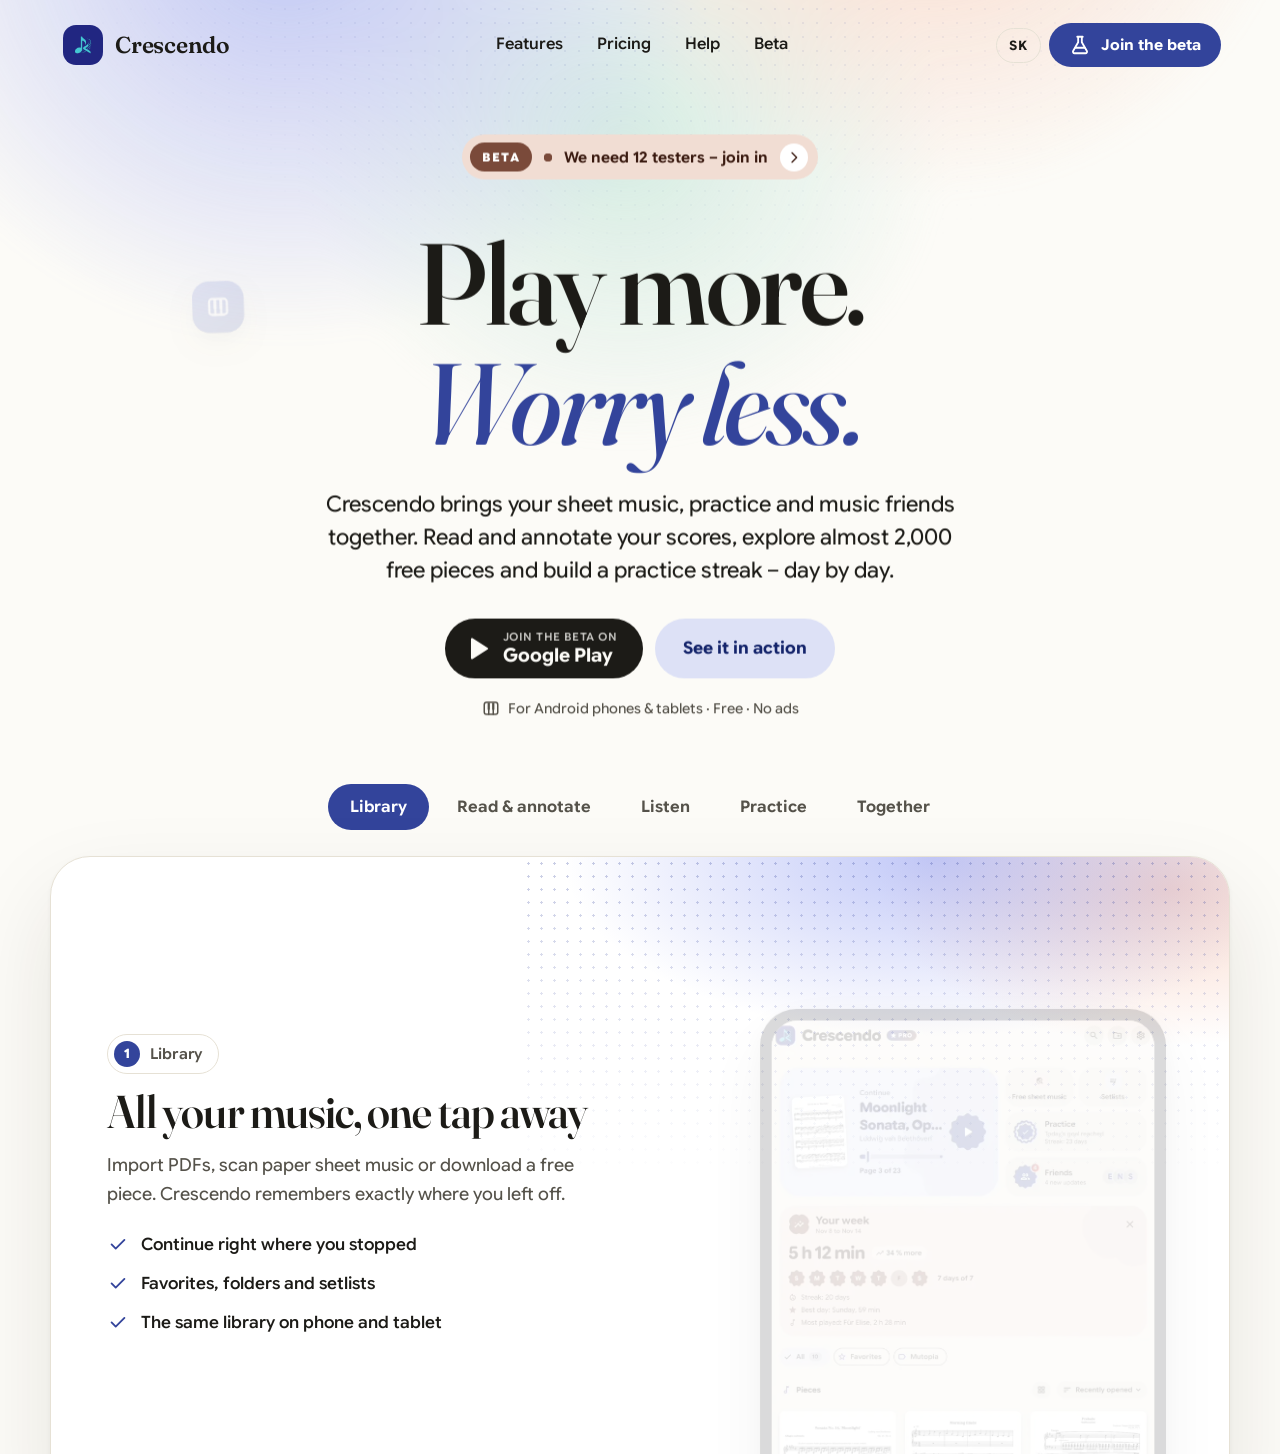
<file: index.html>
<!doctype html>
<html lang="en">
<head>
<meta charset="utf-8">
<meta name="viewport" content="width=device-width, initial-scale=1">
<title>DaKlok</title>
<meta http-equiv="refresh" content="0; url=https://daklok.github.io/Crescendo/">
<link rel="canonical" href="https://daklok.github.io/Crescendo/">
</head>
<body>
<p>Redirecting to <a href="https://daklok.github.io/Crescendo/">Crescendo</a>…</p>
</body>
</html>
</file>
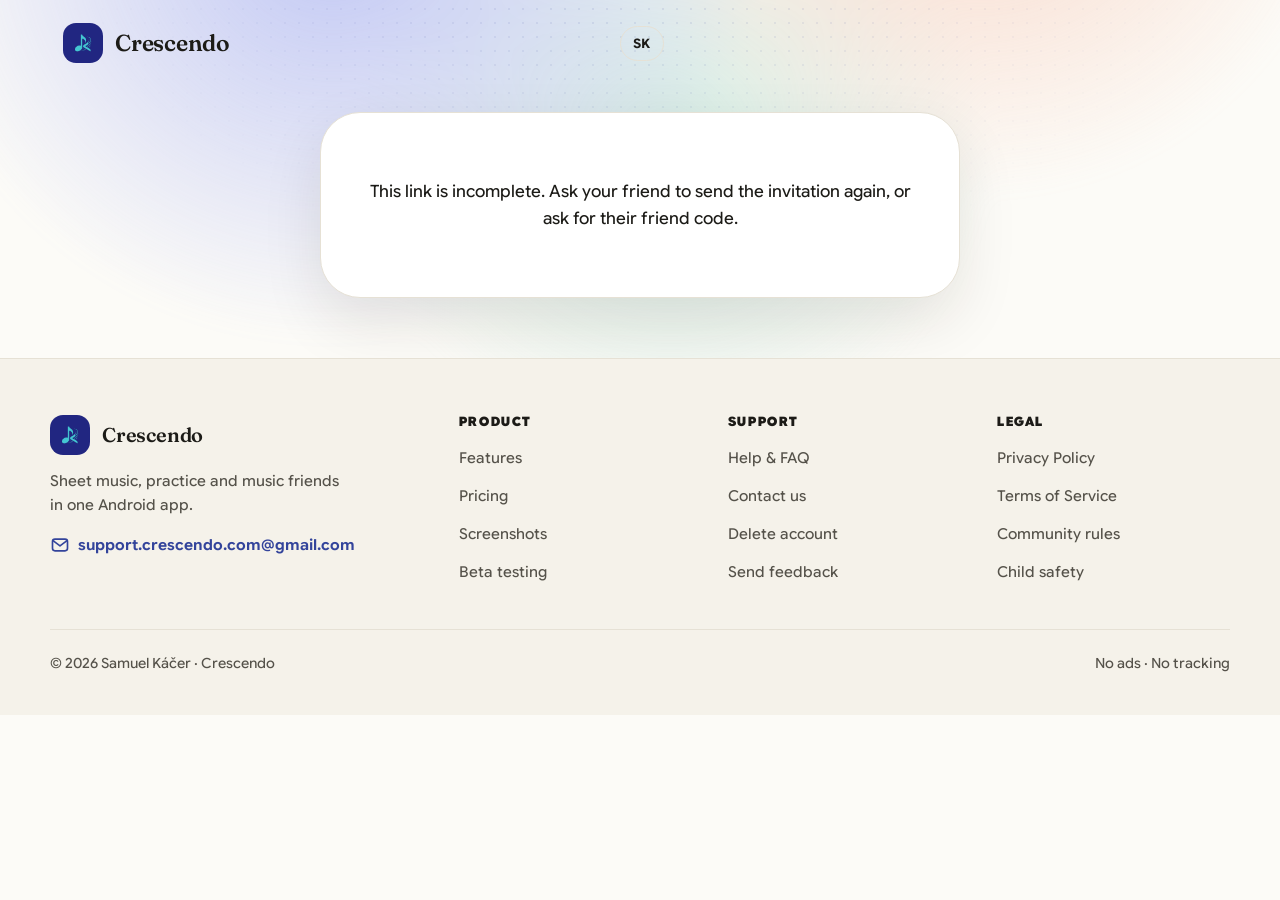
<file: Crescendo/pridat/index.html>
<!doctype html>
<html lang="en" data-title-sk="Crescendo · pozvánka od priateľa">
<head>
<meta charset="utf-8">
<meta name="viewport" content="width=device-width, initial-scale=1">
<title>Crescendo · invitation from a friend</title>
<meta name="robots" content="noindex">
<meta name="theme-color" content="#F4F1E8" media="(prefers-color-scheme: light)">
<meta name="theme-color" content="#13120F" media="(prefers-color-scheme: dark)">
<meta property="og:title" content="Practice together on Crescendo">
<meta property="og:description" content="A friend invites you to practice together on Crescendo.">
<meta property="og:image" content="https://daklok.github.io/Crescendo/img/og.png">
<link rel="icon" href="../logo.png">
<link rel="preload" href="../fonts/google-sans-flex-latin.woff2" as="font" type="font/woff2" crossorigin>
<link rel="stylesheet" href="../style.css">
<style>
  .avatar { width: 96px; height: 96px; margin: 0 auto 6px; display: grid; place-items: center; border-radius: 34px; background: var(--primary-container); color: var(--on-primary-container); animation: breathe 5s ease-in-out infinite; }
  .avatar svg { width: 48px; height: 48px; }
  .invite h1 { font-size: clamp(34px, 6vw, 54px); margin: 18px 0 10px; }
  .invite .cta { justify-content: center; margin-top: 0; }
  .invite ol { display: grid; gap: 10px; }
</style>
<script>document.documentElement.classList.add('js')</script>
</head>
<body data-page="invite">
<div class="bg" aria-hidden="true"><div class="blob a"></div><div class="blob b"></div></div>

<header class="top">
  <div class="wrap bar">
    <a class="brand" href="../"><span class="logo"><img src="../img/icon-fg.png" alt=""></span>Crescendo</a>
    <button class="lang" type="button">SK</button>
  </div>
</header>

<main id="main" class="wrap invite">
  <div id="ok" class="intro">
    <div class="avatar"><svg class="i"><use href="#i-people"/></svg></div>
    <h1 data-sk="Priateľ ťa pozýva cvičiť spolu">A friend invites you to practice together</h1>
    <p class="lead" data-sk="Pridajte sa za priateľov v Crescende – uvidíte svoje série, povzbudíte sa a môžete si posielať noty.">Become friends on Crescendo – see each other’s streaks, cheer each other on and send sheet music.</p>
    <div class="card">
      <p class="muted" data-sk="Kód priateľa">Friend code</p>
      <p class="code" id="code">····&nbsp;····</p>
      <div class="cta">
        <a class="btn" id="open" href="#"><svg class="i"><use href="#i-open"/></svg><span data-sk="Otvoriť v Crescende">Open in Crescendo</span></a>
        <button class="btn tonal" id="copy" type="button"><svg class="i"><use href="#i-copy"/></svg><span data-sk="Kopírovať kód">Copy code</span></button>
      </div>
      <p class="muted hide" id="copied" style="margin-top:14px" data-sk="Kód je skopírovaný.">Code copied.</p>
    </div>
    <p data-sk="Ešte nemáš Crescendo? Nainštaluj si ho a potom:">No Crescendo yet? Install it, then:</p>
    <ol class="steps">
      <li data-sk="Prihlás sa alebo si vytvor účet.">Sign in or create an account.</li>
      <li data-sk="Otvor Priateľov a ťukni na Pridať priateľa.">Open Friends and tap Add a friend.</li>
      <li data-sk="Zadaj kód vyššie alebo znova otvor tento odkaz.">Enter the code above or open this link again.</li>
    </ol>
  </div>

  <div id="bad" class="hide card">
    <p data-sk="Tento odkaz nie je celý. Popros priateľa, aby ti poslal pozvánku znova, alebo si od neho vypýtaj kód priateľa.">This link is incomplete. Ask your friend to send the invitation again, or ask for their friend code.</p>
  </div>
</main>

<div data-include="footer"></div>
<script src="../site.js"></script>
<script>
(function () {
  var ALPHABET = "ABCDEFGHJKMNPQRSTUVWXYZ23456789";
  var raw = (new URLSearchParams(location.search).get("k") || "").toUpperCase();
  var code = raw.split("").filter(function (c) { return ALPHABET.indexOf(c) >= 0; }).join("");
  if (code.length !== 8) {
    document.getElementById("ok").classList.add("hide");
    document.getElementById("bad").classList.remove("hide");
    return;
  }
  document.getElementById("code").textContent = code.slice(0, 4) + " " + code.slice(4);
  var store = "https://play.google.com/store/apps/details?id=com.daklok.crescendo";
  var android = /android/i.test(navigator.userAgent);
  // Android: otvorí aplikáciu, a keď ešte nie je nainštalovaná, Google Play
  document.getElementById("open").href = android
    ? "intent://friend/" + code + "#Intent;scheme=crescendo;package=com.daklok.crescendo;S.browser_fallback_url=" + encodeURIComponent(store) + ";end"
    : store;
  document.getElementById("copy").addEventListener("click", function () {
    var done = function () { document.getElementById("copied").classList.remove("hide"); };
    // bez schránky aspoň označiť kód, nech sa dá skopírovať ručne
    var select = function () {
      var r = document.createRange();
      r.selectNodeContents(document.getElementById("code"));
      var sel = window.getSelection();
      sel.removeAllRanges();
      sel.addRange(r);
    };
    if (navigator.clipboard) navigator.clipboard.writeText(code).then(done, select); else select();
  });
})();
</script>
</body>
</html>
</file>
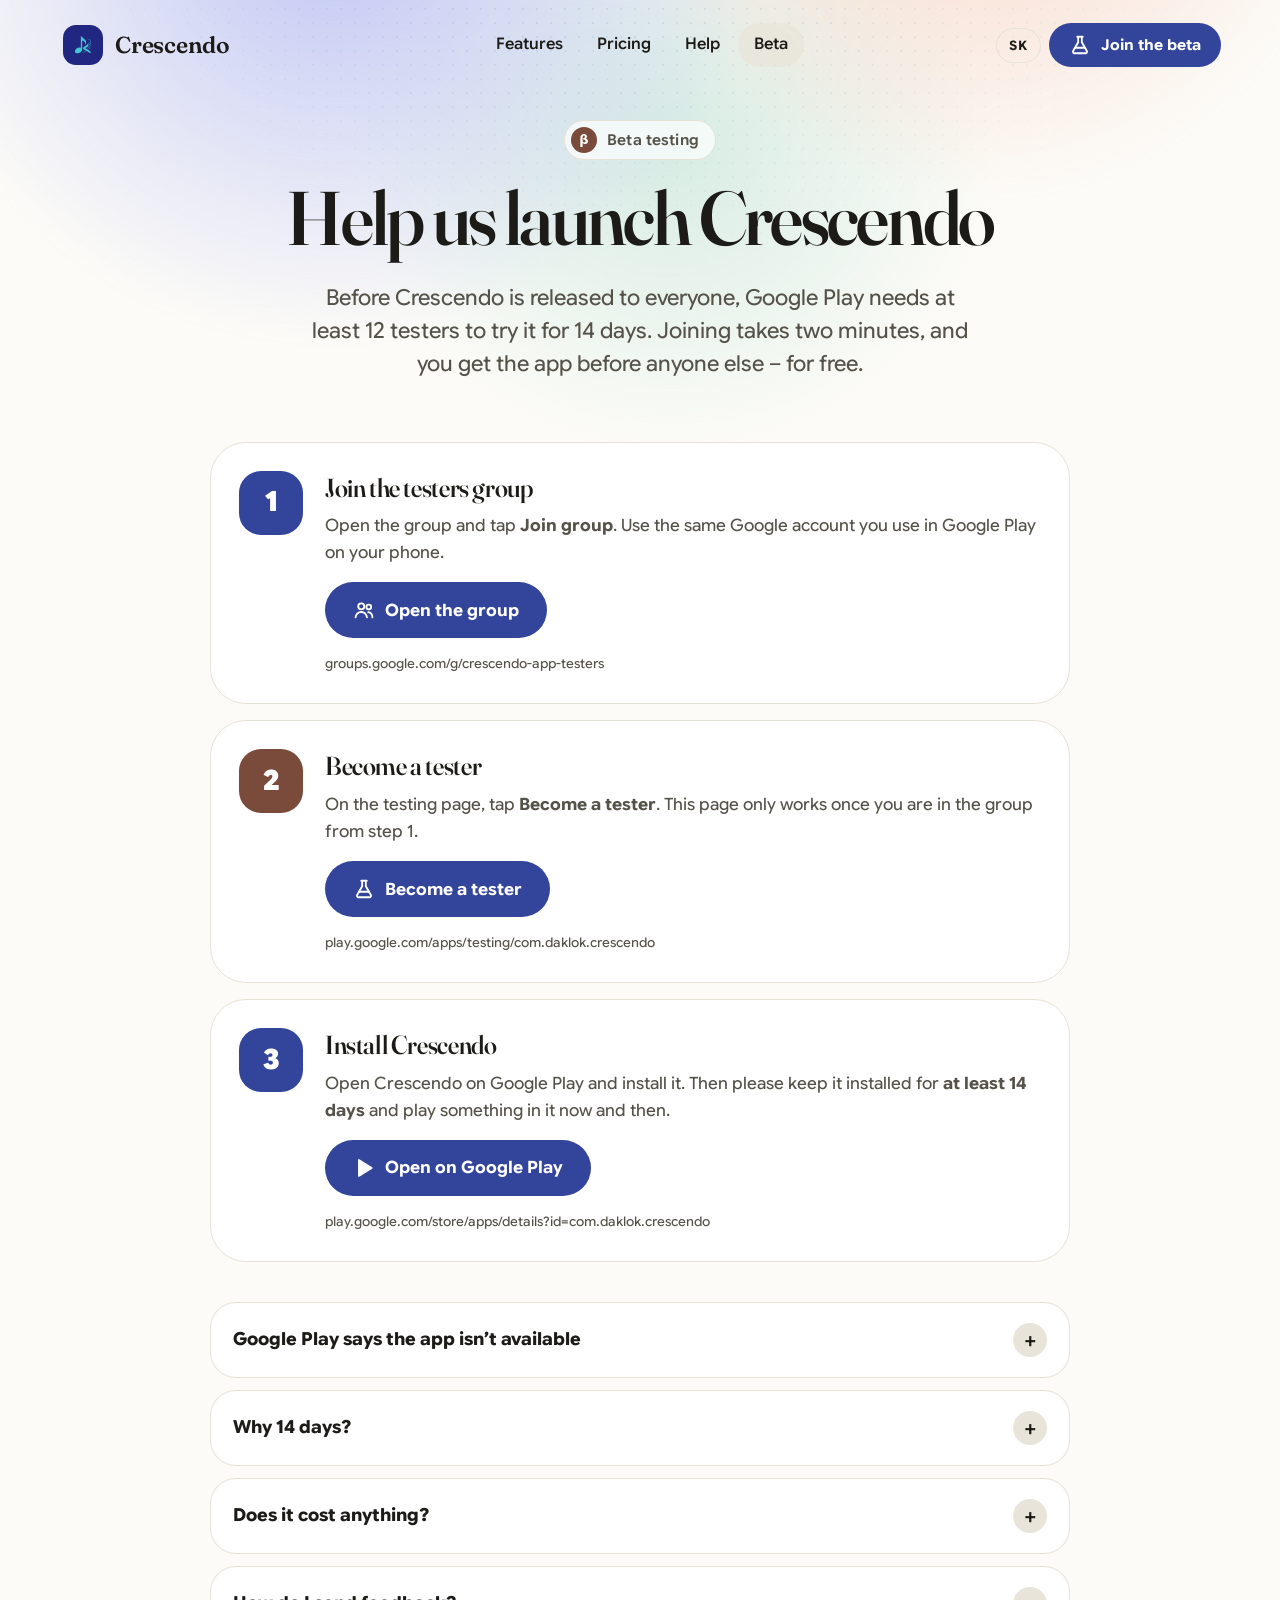
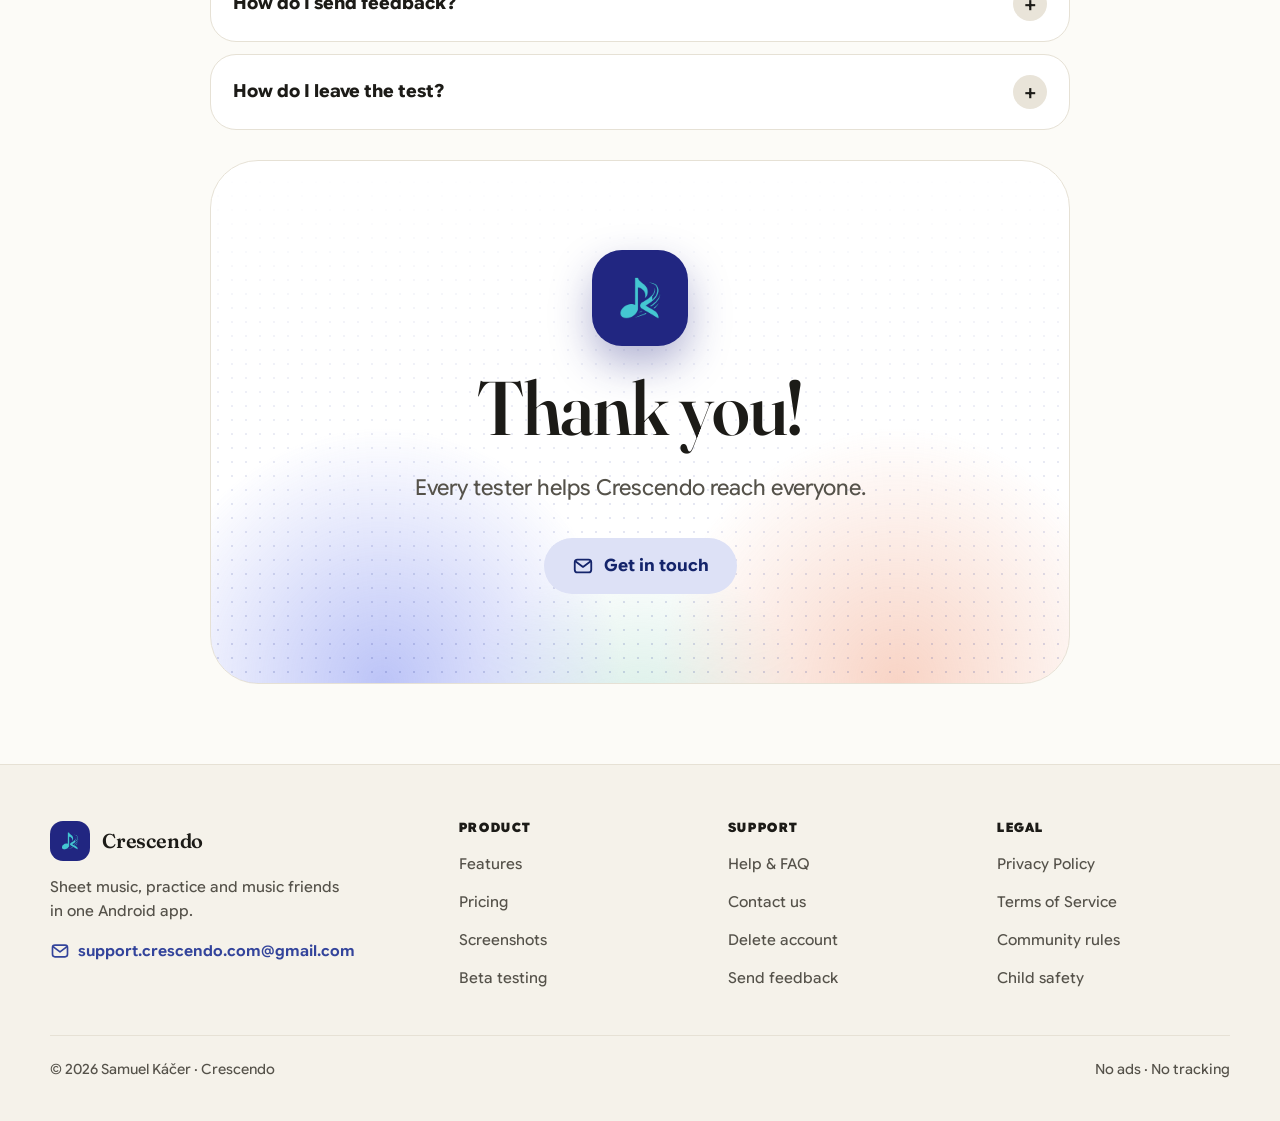
<file: Crescendo/beta.html>
<!doctype html>
<html lang="en" data-title-sk="Crescendo · beta testovanie">
<head>
<meta charset="utf-8">
<meta name="viewport" content="width=device-width, initial-scale=1">
<title>Crescendo · join the beta</title>
<meta name="description" content="Help us launch Crescendo on Google Play: join the beta test in three steps.">
<meta name="theme-color" content="#F4F1E8" media="(prefers-color-scheme: light)">
<meta name="theme-color" content="#13120F" media="(prefers-color-scheme: dark)">
<meta property="og:title" content="Join the Crescendo beta">
<meta property="og:description" content="Help us launch Crescendo on Google Play – join the beta test in three steps.">
<meta property="og:image" content="https://daklok.github.io/Crescendo/img/og.png">
<meta name="twitter:card" content="summary_large_image">
<link rel="icon" href="logo.png">
<link rel="preload" href="fonts/google-sans-flex-latin.woff2" as="font" type="font/woff2" crossorigin>
<link rel="stylesheet" href="style.css">
<script>document.documentElement.classList.add('js')</script>
</head>
<body data-page="beta">
<div class="bg" aria-hidden="true"><div class="blob a"></div><div class="blob b"></div><div class="blob c"></div></div>
<div data-include="header"></div>

<main id="main" class="wrap beta-page">
  <div class="doc-head intro">
    <span class="chip t"><span class="n">β</span><span data-sk="Beta testovanie">Beta testing</span></span>
    <h1 data-sk="Pomôž nám spustiť Crescendo">Help us launch Crescendo</h1>
    <p class="lead" data-sk="Predtým, ako Crescendo vyjde pre všetkých, ho Google Play nechá vyskúšať aspoň 12 testerom počas 14 dní. Pridáš sa za dve minúty a appku dostaneš skôr ako ostatní – zadarmo.">Before Crescendo is released to everyone, Google Play needs at least 12 testers to try it for 14 days. Joining takes two minutes, and you get the app before anyone else – for free.</p>
  </div>

  <div class="join" data-stagger>
    <section class="step">
      <h2 data-sk="Pridaj sa do skupiny testerov">Join the testers group</h2>
      <p data-sk="Otvor skupinu a ťukni na <b>Pripojiť sa ku skupine</b>. Použi ten istý Google účet, ktorý máš v Google Play na telefóne.">Open the group and tap <b>Join group</b>. Use the same Google account you use in Google Play on your phone.</p>
      <a class="btn" href="https://groups.google.com/g/crescendo-app-testers" target="_blank" rel="noopener"><svg class="i"><use href="#i-people"/></svg><span data-sk="Otvoriť skupinu">Open the group</span></a>
      <p class="url">groups.google.com/g/crescendo-app-testers</p>
    </section>
    <section class="step">
      <h2 data-sk="Staň sa testerom">Become a tester</h2>
      <p data-sk="Na stránke testovania ťukni na <b>Stať sa testerom</b>. Táto stránka sa otvorí až potom, ako si v skupine z 1. kroku.">On the testing page, tap <b>Become a tester</b>. This page only works once you are in the group from step 1.</p>
      <a class="btn" href="https://play.google.com/apps/testing/com.daklok.crescendo" target="_blank" rel="noopener"><svg class="i"><use href="#i-flask"/></svg><span data-sk="Stať sa testerom">Become a tester</span></a>
      <p class="url">play.google.com/apps/testing/com.daklok.crescendo</p>
    </section>
    <section class="step">
      <h2 data-sk="Nainštaluj Crescendo">Install Crescendo</h2>
      <p data-sk="Otvor Crescendo v Google Play a nainštaluj ho. Potom ho, prosím, nechaj nainštalované <b>aspoň 14 dní</b> a občas si v ňom niečo zahraj.">Open Crescendo on Google Play and install it. Then please keep it installed for <b>at least 14 days</b> and play something in it now and then.</p>
      <a class="btn" href="https://play.google.com/store/apps/details?id=com.daklok.crescendo" target="_blank" rel="noopener"><svg class="i"><use href="#i-play"/></svg><span data-sk="Otvoriť v Google Play">Open on Google Play</span></a>
      <p class="url">play.google.com/store/apps/details?id=com.daklok.crescendo</p>
    </section>
  </div>

  <div class="faq" data-stagger>
    <details>
      <summary data-sk="Google Play píše, že appka nie je dostupná">Google Play says the app isn’t available</summary>
      <p data-sk="Po pripojení do skupiny a ťuknutí na Stať sa testerom môže trvať niekoľko minút, kým sa appka zobrazí. Skontroluj, že si v Google Play prihlásený tým istým účtom ako v skupine. Ak máš v telefóne viac účtov, prepni ho v Google Play cez ikonu profilu.">After joining the group and tapping Become a tester, it can take a few minutes for the app to appear. Make sure Google Play uses the same account as the group – if you have several accounts on your phone, switch it with your profile picture in Google Play.</p>
    </details>
    <details>
      <summary data-sk="Prečo 14 dní?">Why 14 days?</summary>
      <p data-sk="Google vyžaduje, aby nové appky pred zverejnením testovalo aspoň 12 ľudí počas 14 dní bez prestávky. Ak appku odinštaluješ alebo opustíš testovanie skôr, nepočíta sa to.">Google requires new apps to be tested by at least 12 people for 14 days in a row before they can be published. If you uninstall the app or leave the test earlier, it doesn’t count.</p>
    </details>
    <details>
      <summary data-sk="Stojí to niečo?">Does it cost anything?</summary>
      <p data-sk="Nie. Crescendo je zadarmo a na testovanie nemusíš nič kupovať.">No. Crescendo is free to use and you don’t need to buy anything to test it.</p>
    </details>
    <details>
      <summary data-sk="Ako pošlem spätnú väzbu?">How do I send feedback?</summary>
      <p data-sk="Napíš do skupiny alebo na <a href=&quot;mailto:support.crescendo.com@gmail.com?subject=Crescendo%20beta&quot;>support.crescendo.com@gmail.com</a>. Neskôr môžeš napísať aj súkromné hodnotenie priamo v Google Play.">Write to the group or to <a href="mailto:support.crescendo.com@gmail.com?subject=Crescendo%20beta">support.crescendo.com@gmail.com</a>. You can also leave private feedback right on Google Play.</p>
    </details>
    <details>
      <summary data-sk="Ako testovanie opustím?">How do I leave the test?</summary>
      <p data-sk="Otvor znova stránku z 2. kroku a ťukni na Opustiť program. Appka ti ostane a neskôr sa aktualizuje na verejnú verziu.">Open the page from step 2 again and tap Leave the program. You keep the app, and it later updates to the public version.</p>
    </details>
  </div>

  <div class="cta-band thanks reveal">
    <div class="logo-big"><img src="img/icon-fg.png" alt=""></div>
    <h2 data-sk="Ďakujem!">Thank you!</h2>
    <p class="lead" data-sk="Každý tester pomáha, aby Crescendo mohlo vyjsť pre všetkých.">Every tester helps Crescendo reach everyone.</p>
    <div class="cta"><a class="btn tonal" href="mailto:support.crescendo.com@gmail.com?subject=Crescendo%20beta"><svg class="i"><use href="#i-mail"/></svg><span data-sk="Napísať">Get in touch</span></a></div>
  </div>
</main>

<div data-include="footer"></div>
<script src="site.js"></script>
</body>
</html>
</file>
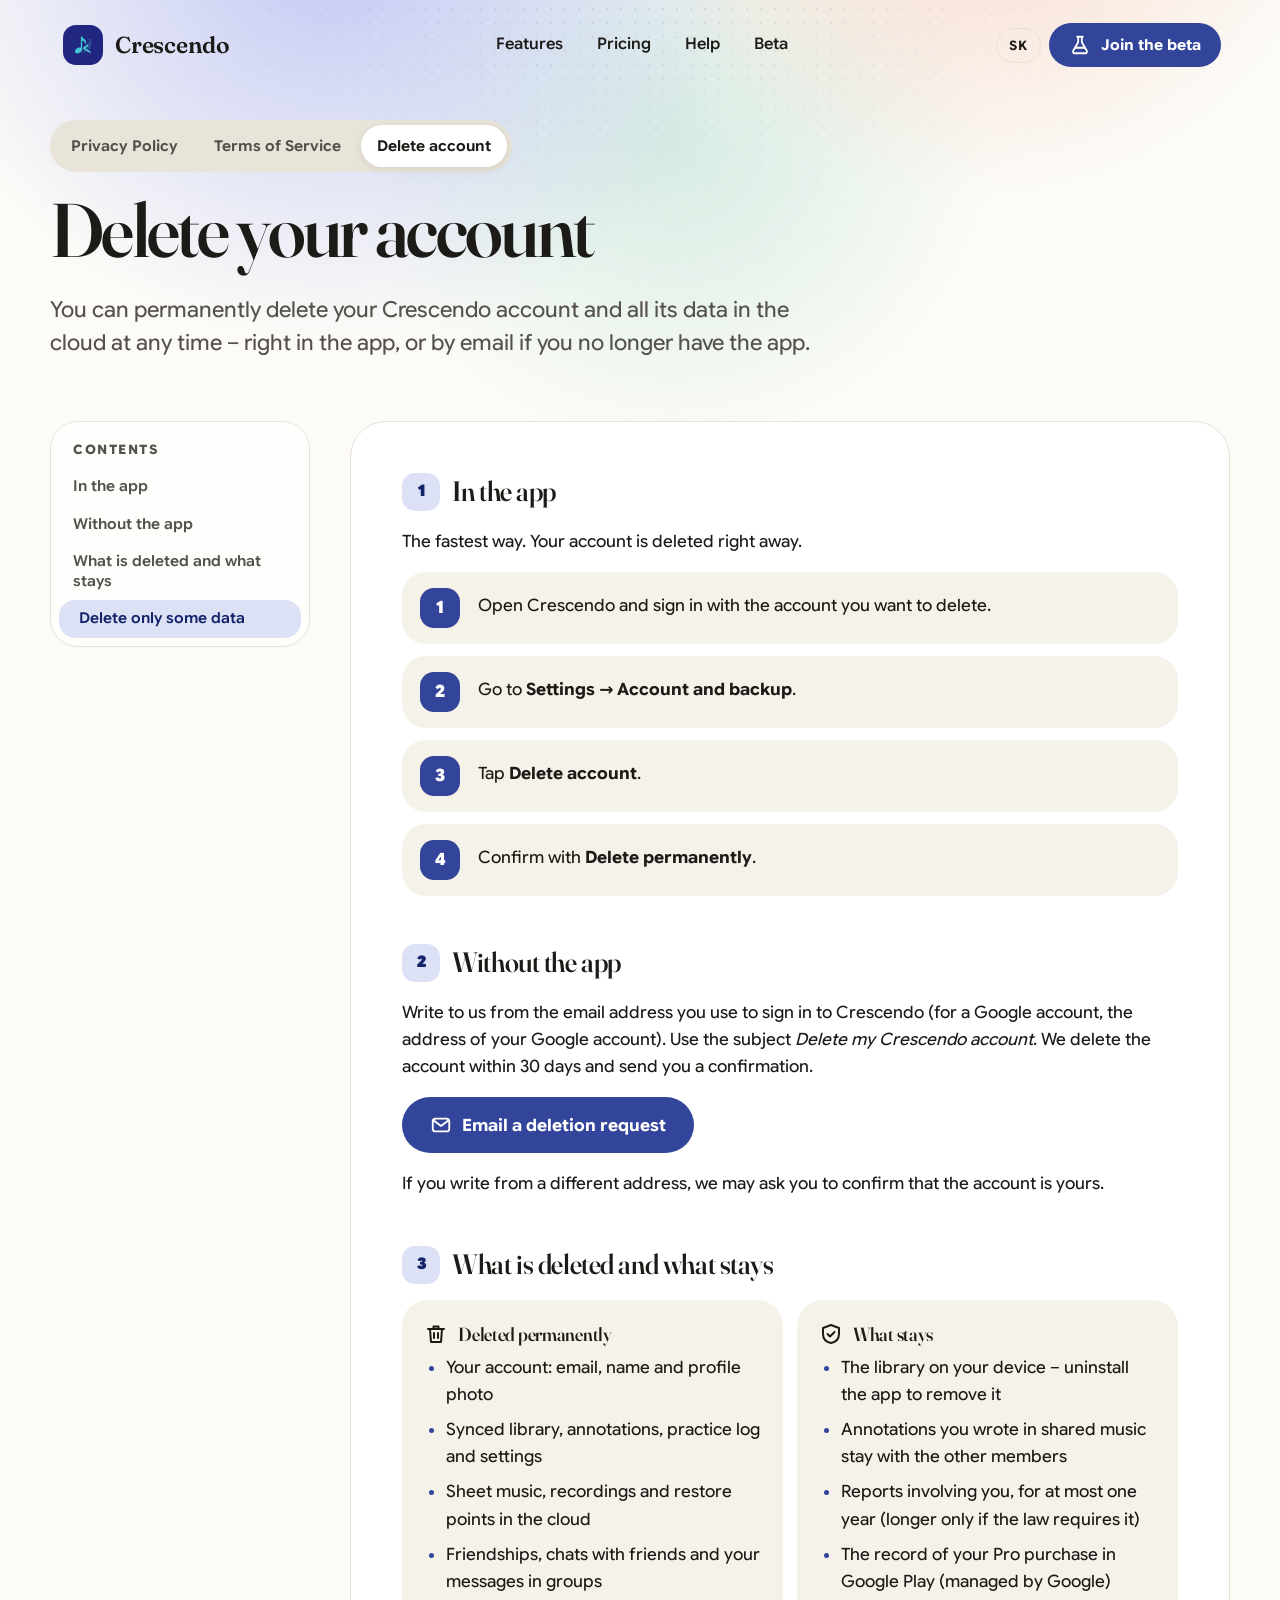
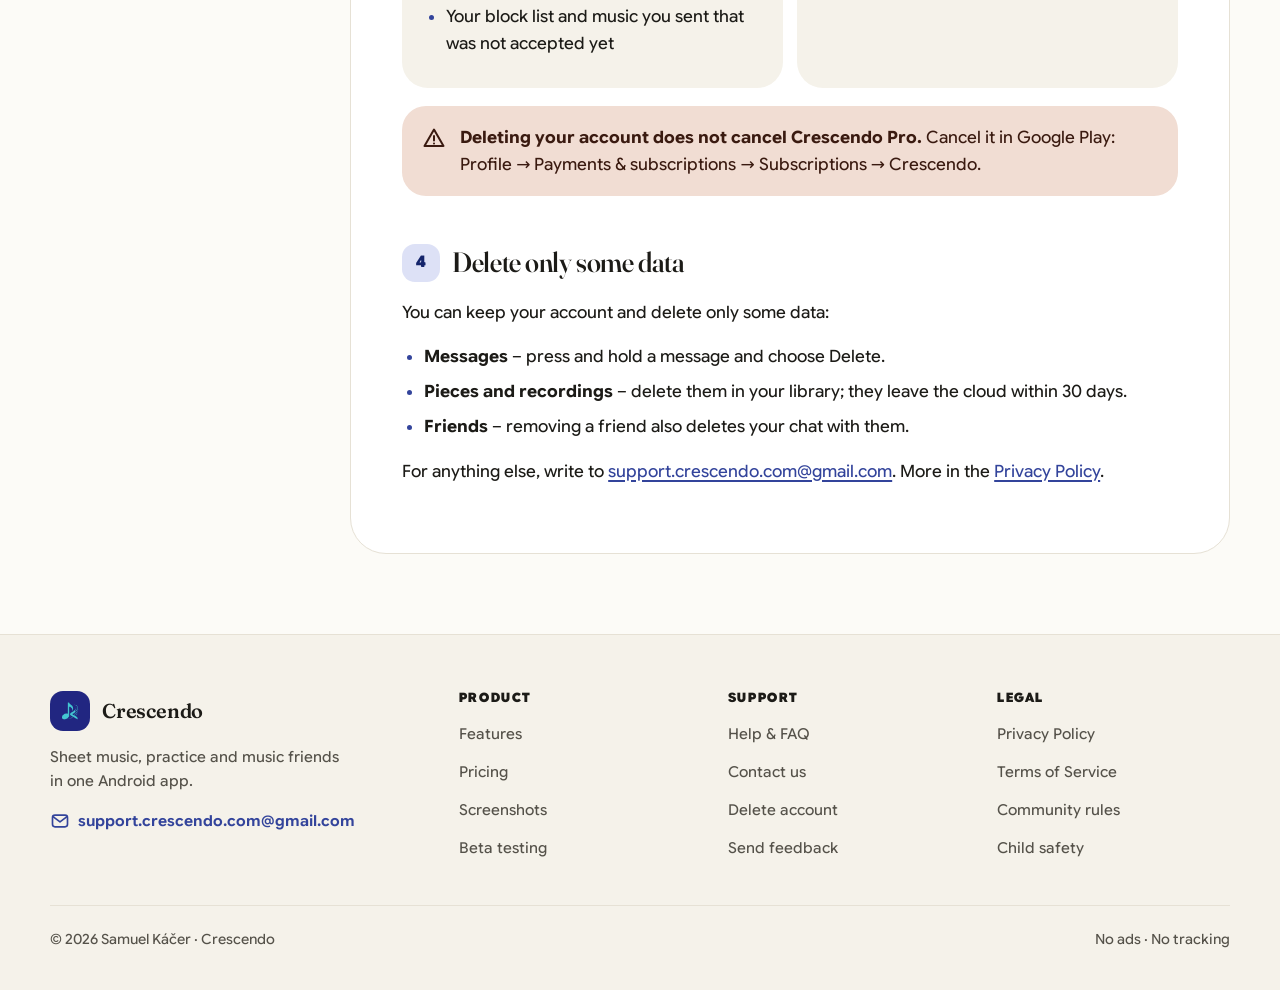
<file: Crescendo/delete-account.html>
<!doctype html>
<html lang="en" data-title-sk="Crescendo · zmazanie účtu">
<head>
<meta charset="utf-8">
<meta name="viewport" content="width=device-width, initial-scale=1">
<title>Crescendo · Delete your account</title>
<meta name="description" content="How to delete your Crescendo account and data, in the app or without it.">
<meta name="theme-color" content="#F4F1E8" media="(prefers-color-scheme: light)">
<meta name="theme-color" content="#13120F" media="(prefers-color-scheme: dark)">
<link rel="icon" href="logo.png">
<link rel="preload" href="fonts/google-sans-flex-latin.woff2" as="font" type="font/woff2" crossorigin>
<link rel="stylesheet" href="style.css">
<script>document.documentElement.classList.add('js')</script>
</head>
<body data-page="delete">
<div class="progress" aria-hidden="true"></div>
<div class="bg" aria-hidden="true"><div class="blob a"></div><div class="blob b"></div></div>
<div data-include="header"></div>

<main id="main">
  <div class="wrap doc-head intro">
    <nav class="doc-tabs" aria-label="Legal documents">
      <a href="privacy.html" data-sk="Ochrana súkromia">Privacy Policy</a>
      <a href="terms.html" data-sk="Podmienky">Terms of Service</a>
      <a href="delete-account.html" aria-current="page" data-sk="Zmazanie účtu">Delete account</a>
    </nav>
    <h1 data-sk="Zmazanie účtu">Delete your account</h1>
    <p class="lead" style="max-width:760px" data-sk="Účet Crescenda a všetky jeho údaje v cloude môžeš kedykoľvek natrvalo zmazať – priamo v aplikácii alebo e-mailom, aj keď aplikáciu už nemáš.">You can permanently delete your Crescendo account and all its data in the cloud at any time – right in the app, or by email if you no longer have the app.</p>
  </div>

  <div class="wrap doc">
    <aside class="toc reveal"><p data-sk="Obsah">Contents</p></aside>
    <article class="article reveal">
      <h2 id="in-app" data-sk="V aplikácii">In the app</h2>
      <p data-sk="Najrýchlejšia cesta. Účet sa zmaže hneď.">The fastest way. Your account is deleted right away.</p>
      <ol class="steps">
        <li data-sk="Otvor Crescendo a prihlás sa účtom, ktorý chceš zmazať.">Open Crescendo and sign in with the account you want to delete.</li>
        <li data-sk="Choď do <b>Nastavenia → Účet a záloha</b>.">Go to <b>Settings → Account and backup</b>.</li>
        <li data-sk="Ťukni na <b>Odstrániť účet</b>.">Tap <b>Delete account</b>.</li>
        <li data-sk="Potvrď tlačidlom <b>Odstrániť natrvalo</b>.">Confirm with <b>Delete permanently</b>.</li>
      </ol>

      <h2 id="by-email" data-sk="Bez aplikácie">Without the app</h2>
      <p data-sk="Napíš nám z e-mailovej adresy, ktorou sa prihlasuješ do Crescenda (pri účte Google je to adresa tvojho Google účtu). Do predmetu daj <i>Zmazať môj účet Crescendo</i>. Účet zmažeme do 30 dní a pošleme ti potvrdenie.">Write to us from the email address you use to sign in to Crescendo (for a Google account, the address of your Google account). Use the subject <i>Delete my Crescendo account</i>. We delete the account within 30 days and send you a confirmation.</p>
      <p><a class="btn" href="mailto:support.crescendo.com@gmail.com?subject=Delete%20my%20Crescendo%20account"><svg class="i"><use href="#i-mail"/></svg><span data-sk="Napísať žiadosť o zmazanie">Email a deletion request</span></a></p>
      <p class="muted" data-sk="Ak nám píšeš z inej adresy, môžeme ťa požiadať o overenie, že účet patrí tebe.">If you write from a different address, we may ask you to confirm that the account is yours.</p>

      <h2 id="what" data-sk="Čo sa zmaže a čo ostane">What is deleted and what stays</h2>
      <div class="two">
        <div>
          <h3><svg class="i"><use href="#i-trash"/></svg><span data-sk="Zmaže sa natrvalo">Deleted permanently</span></h3>
          <ul>
            <li data-sk="Účet: e-mail, meno a fotka profilu">Your account: email, name and profile photo</li>
            <li data-sk="Synchronizovaná knižnica, poznámky, denník a nastavenia">Synced library, annotations, practice log and settings</li>
            <li data-sk="Noty, nahrávky a body obnovenia v cloude">Sheet music, recordings and restore points in the cloud</li>
            <li data-sk="Priateľstvá, chaty s priateľmi a tvoje správy v skupinách">Friendships, chats with friends and your messages in groups</li>
            <li data-sk="Zoznam zablokovaných a ešte neprijaté odoslané noty">Your block list and music you sent that was not accepted yet</li>
          </ul>
        </div>
        <div>
          <h3><svg class="i"><use href="#i-keep"/></svg><span data-sk="Ostane">What stays</span></h3>
          <ul>
            <li data-sk="Knižnica v tvojom zariadení – zmažeš ju odinštalovaním aplikácie">The library on your device – uninstall the app to remove it</li>
            <li data-sk="Poznámky, ktoré si napísal do spoločných nôt, ostanú ostatným členom">Annotations you wrote in shared music stay with the other members</li>
            <li data-sk="Nahlásenia, ktoré sa ťa týkajú, najviac rok (ak zákon nevyžaduje dlhšie)">Reports involving you, for at most one year (longer only if the law requires it)</li>
            <li data-sk="Záznam o nákupe Pro v Google Play (spravuje ho Google)">The record of your Pro purchase in Google Play (managed by Google)</li>
          </ul>
        </div>
      </div>
      <div class="callout t"><svg class="i"><use href="#i-alert"/></svg><p data-sk="<b>Predplatné Pro sa zmazaním účtu nezruší.</b> Zruš ho v Google Play: Profil → Platby a predplatné → Predplatné → Crescendo.">
        <b>Deleting your account does not cancel Crescendo Pro.</b> Cancel it in Google Play: Profile → Payments &amp; subscriptions → Subscriptions → Crescendo.</p></div>

      <h2 id="partial" data-sk="Zmazanie len niektorých údajov">Delete only some data</h2>
      <p data-sk="Účet si môžeš nechať a zmazať len časť údajov:">You can keep your account and delete only some data:</p>
      <ul>
        <li data-sk="<b>Správy</b> – podrž správu a vyber Odstrániť."><b>Messages</b> – press and hold a message and choose Delete.</li>
        <li data-sk="<b>Skladby a nahrávky</b> – zmaž ich v knižnici; z cloudu zmiznú do 30 dní."><b>Pieces and recordings</b> – delete them in your library; they leave the cloud within 30 days.</li>
        <li data-sk="<b>Priatelia</b> – odstránením priateľa sa zmaže aj váš spoločný chat."><b>Friends</b> – removing a friend also deletes your chat with them.</li>
      </ul>
      <p data-sk="Na čokoľvek iné nám napíš na <a href=&quot;mailto:support.crescendo.com@gmail.com&quot;>support.crescendo.com@gmail.com</a>. Viac v <a href=&quot;privacy.html&quot;>Zásadách ochrany súkromia</a>.">For anything else, write to <a href="mailto:support.crescendo.com@gmail.com">support.crescendo.com@gmail.com</a>. More in the <a href="privacy.html">Privacy Policy</a>.</p>
    </article>
  </div>
</main>

<div data-include="footer"></div>
<script src="site.js"></script>
</body>
</html>
</file>
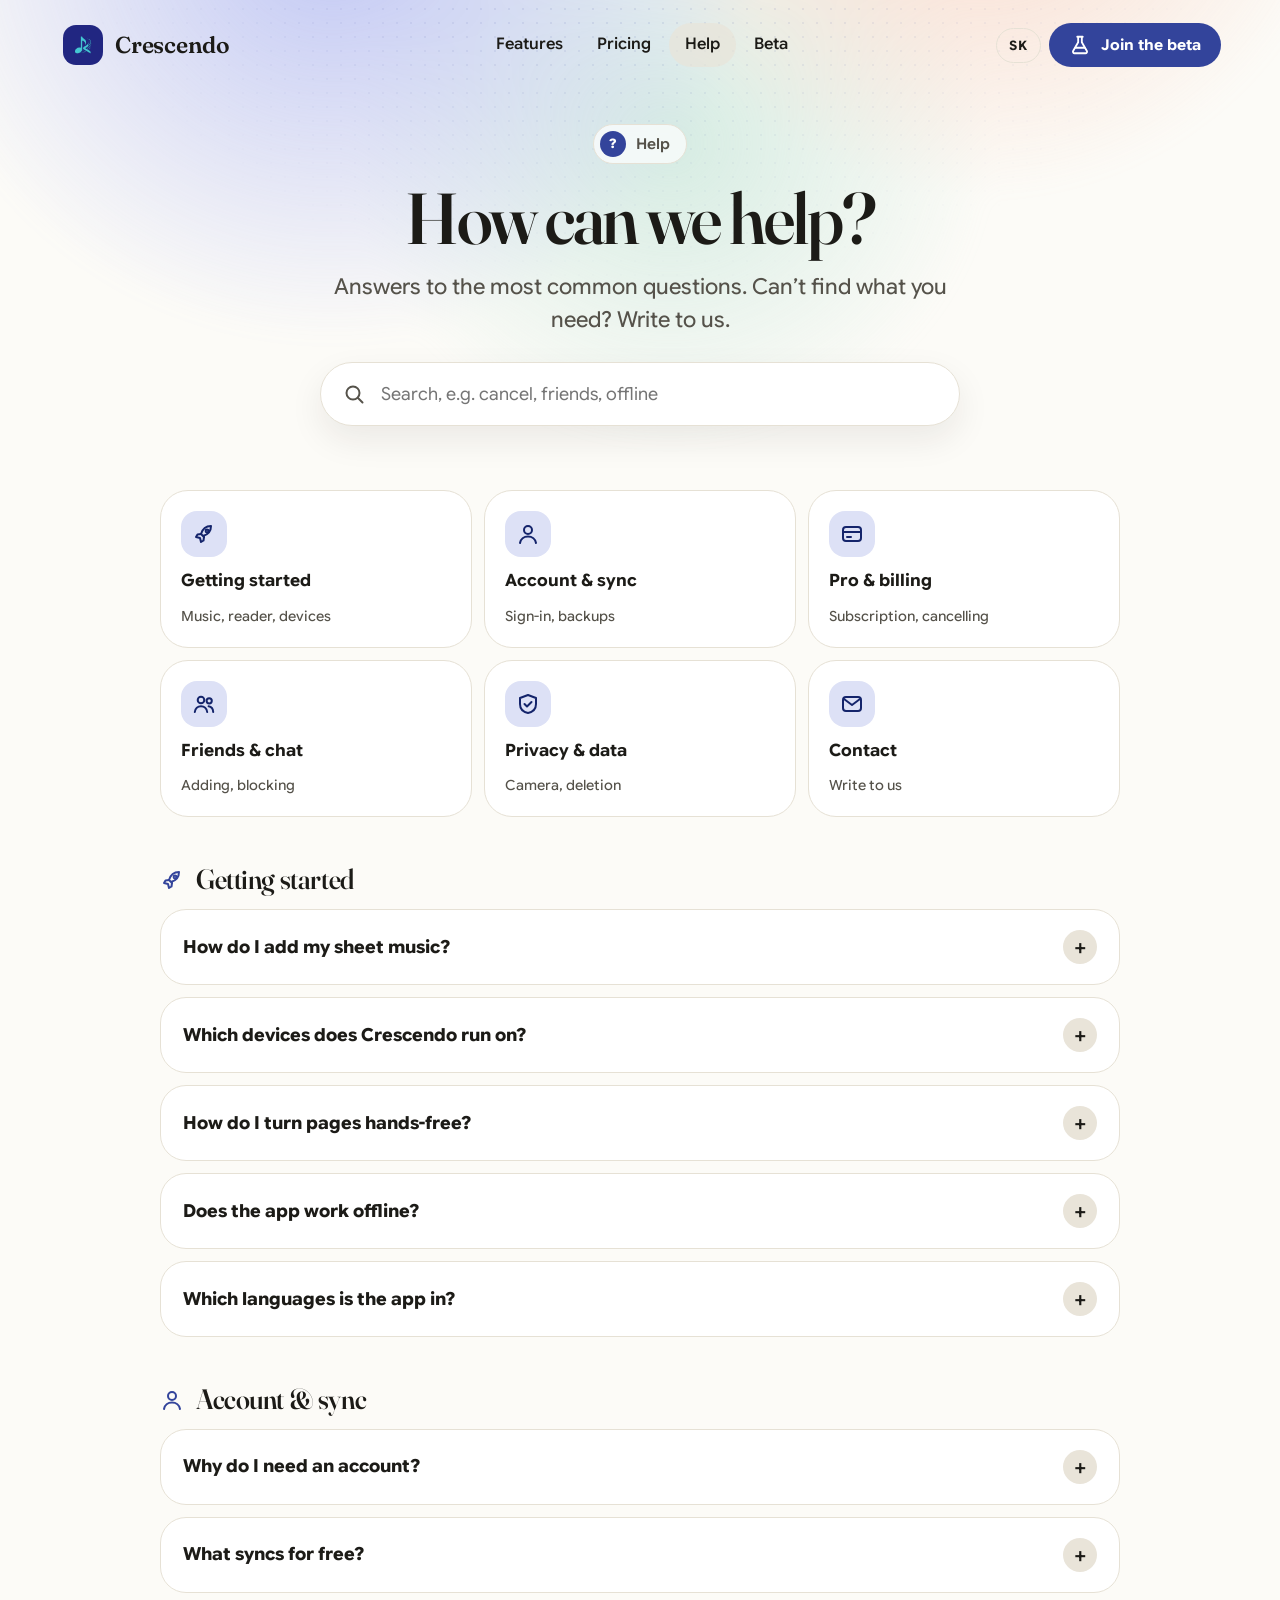
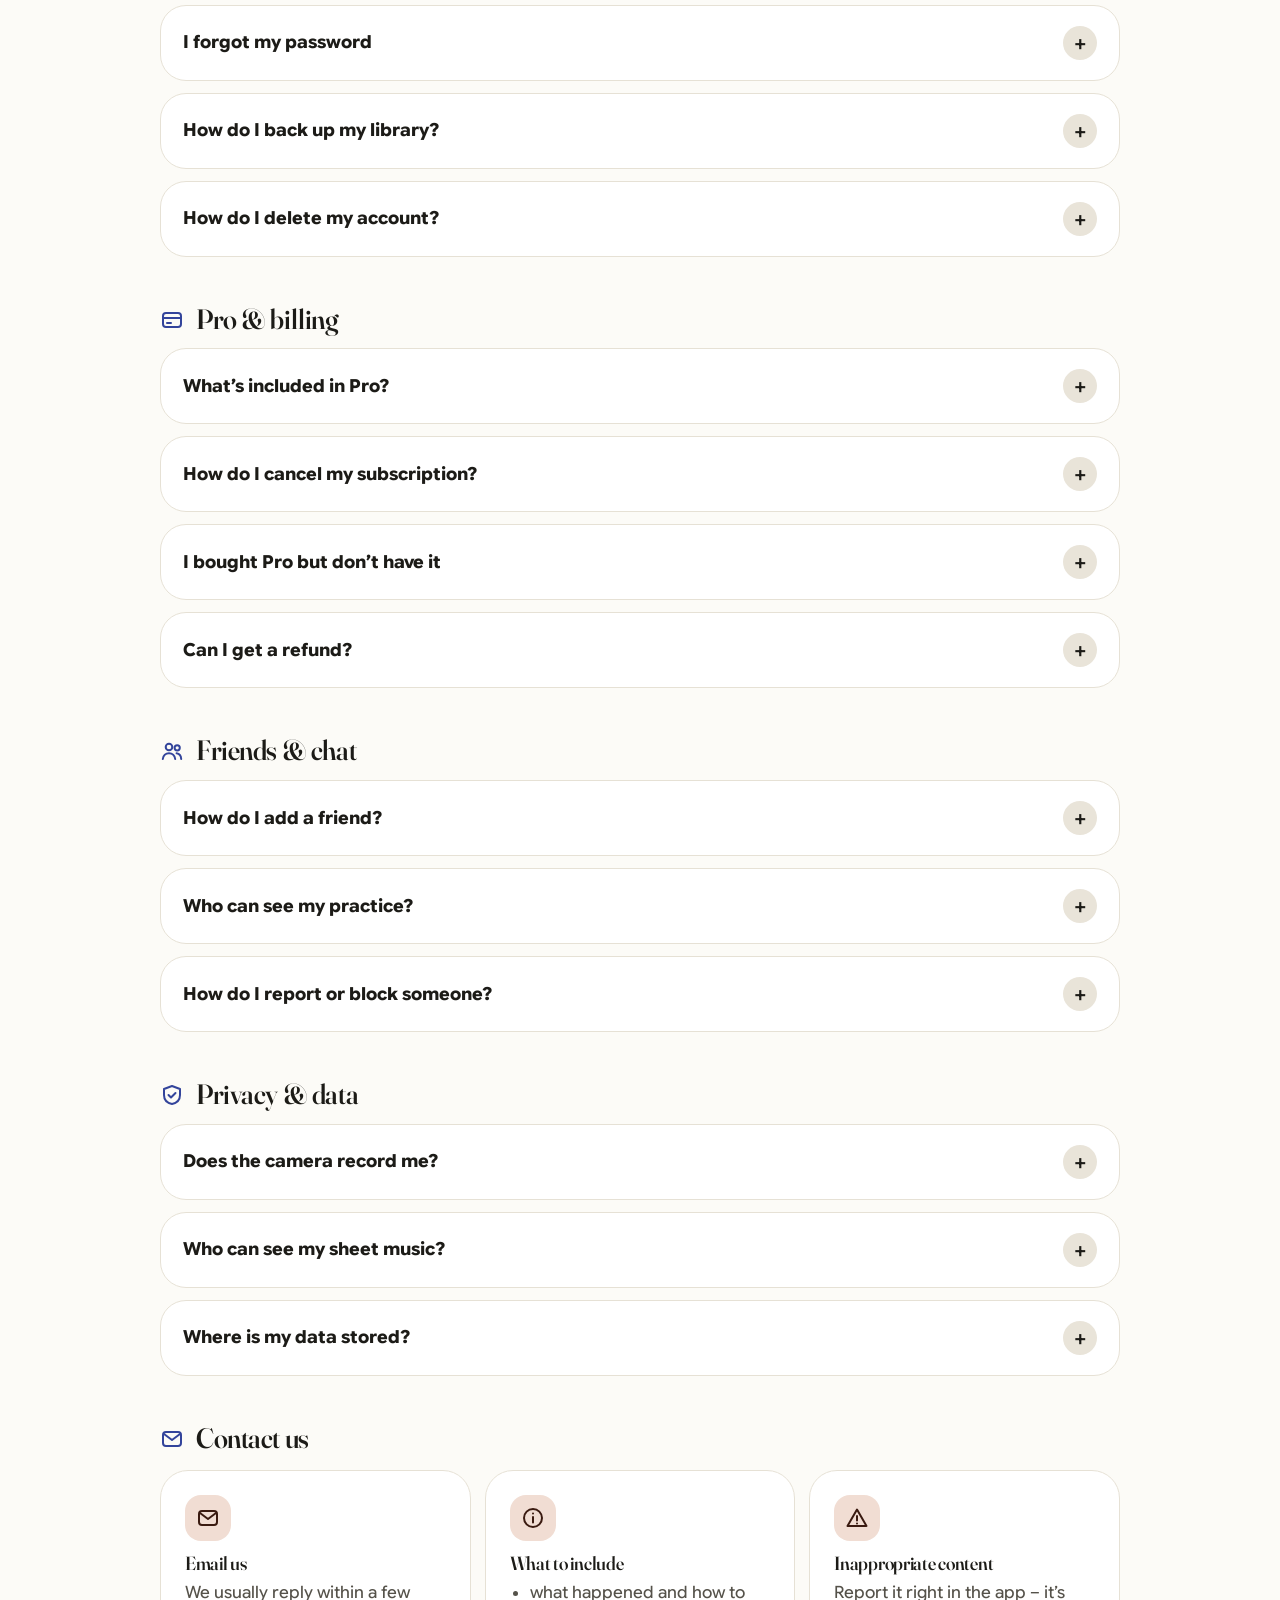
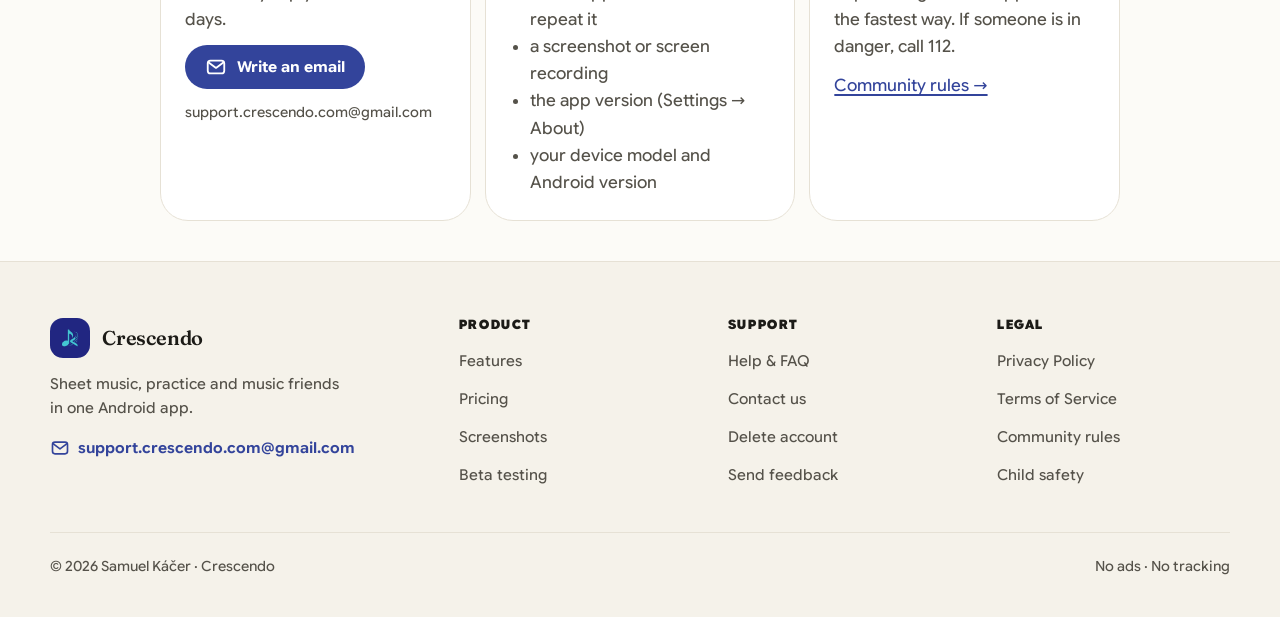
<file: Crescendo/help.html>
<!doctype html>
<html lang="en" data-title-sk="Crescendo · nápoveda">
<head>
<meta charset="utf-8">
<meta name="viewport" content="width=device-width, initial-scale=1">
<title>Crescendo · help &amp; FAQ</title>
<meta name="description" content="Answers to common questions about Crescendo: getting started, account and sync, Pro, friends and chat, privacy – and how to contact us.">
<meta name="theme-color" content="#F4F1E8" media="(prefers-color-scheme: light)">
<meta name="theme-color" content="#13120F" media="(prefers-color-scheme: dark)">
<link rel="icon" href="logo.png">
<link rel="preload" href="fonts/google-sans-flex-latin.woff2" as="font" type="font/woff2" crossorigin>
<link rel="stylesheet" href="style.css">
<script>document.documentElement.classList.add('js')</script>
</head>
<body data-page="help">
<div class="bg" aria-hidden="true"><div class="blob a"></div><div class="blob b"></div></div>
<div data-include="header"></div>

<main id="main" class="wrap" style="max-width:960px">
  <div class="page-head intro">
    <span class="chip"><span class="n">?</span><span data-sk="Nápoveda">Help</span></span>
    <h1 data-sk="Ako ti môžeme pomôcť?">How can we help?</h1>
    <p class="lead" data-sk="Odpovede na najčastejšie otázky. Nenašiel si, čo hľadáš? Napíš nám.">Answers to the most common questions. Can’t find what you need? Write to us.</p>
    <div class="searchbox">
      <svg class="i"><use href="#i-search"/></svg>
      <input id="q" type="search" autocomplete="off" placeholder="Search, e.g. cancel, friends, offline" data-ph-sk="Hľadať, napr. zrušiť, priatelia, offline" aria-label="Search help">
    </div>
  </div>

  <nav class="topics" aria-label="Topics" data-stagger>
    <a class="topic" href="#start"><span class="ic"><svg class="i"><use href="#i-rocket"/></svg></span><b data-sk="Začíname">Getting started</b><span data-sk="Noty, čítačka, zariadenia">Music, reader, devices</span></a>
    <a class="topic" href="#account"><span class="ic"><svg class="i"><use href="#i-user"/></svg></span><b data-sk="Účet a synchronizácia">Account &amp; sync</b><span data-sk="Prihlásenie, zálohy">Sign-in, backups</span></a>
    <a class="topic" href="#pro"><span class="ic"><svg class="i"><use href="#i-card"/></svg></span><b data-sk="Pro a platby">Pro &amp; billing</b><span data-sk="Predplatné, zrušenie">Subscription, cancelling</span></a>
    <a class="topic" href="#friends"><span class="ic"><svg class="i"><use href="#i-people"/></svg></span><b data-sk="Priatelia a chat">Friends &amp; chat</b><span data-sk="Pridanie, blokovanie">Adding, blocking</span></a>
    <a class="topic" href="#privacy"><span class="ic"><svg class="i"><use href="#i-shield"/></svg></span><b data-sk="Súkromie a údaje">Privacy &amp; data</b><span data-sk="Kamera, zmazanie">Camera, deletion</span></a>
    <a class="topic" href="#contact"><span class="ic"><svg class="i"><use href="#i-mail"/></svg></span><b data-sk="Kontakt">Contact</b><span data-sk="Napíš nám">Write to us</span></a>
  </nav>

  <section class="faq-group" id="start">
    <h2><svg class="i"><use href="#i-rocket"/></svg><span data-sk="Začíname">Getting started</span></h2>
    <div class="faq">
      <details>
        <summary data-sk="Ako pridám svoje noty?">How do I add my sheet music?</summary>
        <p data-sk="Na domovskej obrazovke ťukni na tlačidlo +. Môžeš importovať PDF zo zariadenia alebo z cloudového úložiska, naskenovať papierové noty fotoaparátom, alebo si stiahnuť skladbu z katalógu nôt zadarmo.">Tap the + button on the home screen. You can import a PDF from your device or cloud storage, scan paper sheet music with the camera, or download a piece from the free score catalog.</p>
      </details>
      <details>
        <summary data-sk="Na akých zariadeniach Crescendo funguje?">Which devices does Crescendo run on?</summary>
        <p data-sk="Na mobiloch, tabletoch a skladacích zariadeniach s Androidom 8.0 alebo novším. Najlepšie sa noty čítajú na tablete.">On Android phones, tablets and foldables with Android 8.0 or newer. Sheet music reads best on a tablet.</p>
      </details>
      <details>
        <summary data-sk="Ako otáčať strany bez rúk?">How do I turn pages hands-free?</summary>
        <p data-sk="V čítačke otvor ponuku ⋮ → Nastavenia otáčania hlavou. Strany môžeš otáčať pohybom alebo náklonom hlavy (obraz z kamery sa spracúva len v zariadení), pedálom pripojeného digitálneho piana, alebo s Pro aj podľa zvuku tvojej hry.">In the reader, open the ⋮ menu → Head turning settings. You can turn pages by turning or tilting your head (the camera image is processed only on your device), with the pedal of a connected digital piano, or with Pro also by the sound of your playing.</p>
      </details>
      <details>
        <summary data-sk="Funguje appka bez internetu?">Does the app work offline?</summary>
        <p data-sk="Áno. Čítanie, poznámky aj cvičenie fungujú bez internetu. Zmeny sa zosynchronizujú, keď budeš znova online. Internet treba na prihlásenie, katalóg nôt a priateľov.">Yes. Reading, annotating and practising work without internet. Changes sync when you’re back online. You need internet to sign in, for the score catalog and for friends.</p>
      </details>
      <details>
        <summary data-sk="V akých jazykoch je appka?">Which languages is the app in?</summary>
        <p data-sk="V angličtine a slovenčine. Jazyk zmeníš v nastaveniach appky, na Androide 13 a novšom aj v Nastaveniach systému → Aplikácie → Crescendo → Jazyk.">English and Slovak. Change it in the app’s settings, or on Android 13 and newer in system Settings → Apps → Crescendo → Language.</p>
      </details>
    </div>
  </section>

  <section class="faq-group" id="account">
    <h2><svg class="i"><use href="#i-user"/></svg><span data-sk="Účet a synchronizácia">Account &amp; sync</span></h2>
    <div class="faq">
      <details>
        <summary data-sk="Prečo potrebujem účet?">Why do I need an account?</summary>
        <p data-sk="Knižnica, poznámky a denník cvičenia patria tvojmu účtu, takže sa nikdy nestratia a máš ich na každom zariadení. Účet je zadarmo – prihlásiš sa cez Google alebo e-mailom.">Your library, annotations and practice log belong to your account, so they’re never lost and you have them on every device. The account is free – sign in with Google or with email.</p>
      </details>
      <details>
        <summary data-sk="Čo sa synchronizuje zadarmo?">What syncs for free?</summary>
        <p data-sk="Zoznam skladieb, priečinky, poznámky, záložky, úseky, setlisty a denník cvičenia. Samotné súbory nôt a nahrávky sa medzi zariadeniami prenášajú cez cloud s Pro.">Your list of pieces, folders, annotations, bookmarks, practice spots, setlists and practice log. The sheet music files and recordings themselves move between devices through the cloud with Pro.</p>
      </details>
      <details>
        <summary data-sk="Zabudol som heslo">I forgot my password</summary>
        <p data-sk="Na obrazovke prihlásenia ťukni na Zabudnuté heslo? a pošleme ti e-mail na nastavenie nového hesla.">On the sign-in screen, tap Forgot password? and we’ll email you a link to set a new one.</p>
      </details>
      <details>
        <summary data-sk="Ako si zálohujem knižnicu?">How do I back up my library?</summary>
        <p data-sk="V Nastavenia → Účet a záloha. Záloha do súboru je zadarmo a obsahuje všetko vrátane nôt a nahrávok. S Pro sa navyše každý deň vytvorí bod obnovenia v cloude.">In Settings → Account and backup. A backup to a file is free and contains everything, sheet music and recordings included. With Pro, a restore point is also made in the cloud every day.</p>
      </details>
      <details>
        <summary data-sk="Ako zmažem účet?">How do I delete my account?</summary>
        <p data-sk="V Nastavenia → Účet a záloha → Odstrániť účet, alebo nám napíš. Všetko o tom, čo sa zmaže, nájdeš na stránke <a href=&quot;delete-account.html&quot;>Zmazanie účtu</a>.">In Settings → Account and backup → Delete account, or write to us. Everything about what gets deleted is on the <a href="delete-account.html">Delete account</a> page.</p>
      </details>
    </div>
  </section>

  <section class="faq-group" id="pro">
    <h2><svg class="i"><use href="#i-card"/></svg><span data-sk="Pro a platby">Pro &amp; billing</span></h2>
    <div class="faq">
      <details>
        <summary data-sk="Čo všetko je v Pro?">What’s included in Pro?</summary>
        <p data-sk="Všetky nástroje na poznámky, vizualizér klavíra, otáčanie podľa zvuku, setlisty a režim pódia, export do PDF a 1 GB cloudu. Porovnanie nájdeš v <a href=&quot;pricing.html&quot;>Cenníku</a>.">Every annotation tool, the piano visualizer, turn by sound, setlists and stage mode, PDF export and 1 GB of cloud. See the comparison on the <a href="pricing.html">Pricing</a> page.</p>
      </details>
      <details>
        <summary data-sk="Ako zruším predplatné?">How do I cancel my subscription?</summary>
        <p data-sk="V Google Play: profilová ikona → Platby a predplatné → Predplatné → Crescendo → Zrušiť. Pro ti ostane do konca zaplateného obdobia. Zmazanie účtu ani odinštalovanie appky predplatné nezruší.">In Google Play: profile picture → Payments &amp; subscriptions → Subscriptions → Crescendo → Cancel. You keep Pro until the end of the paid period. Deleting your account or uninstalling the app does not cancel it.</p>
      </details>
      <details>
        <summary data-sk="Kúpil som Pro, ale nemám ho">I bought Pro but don’t have it</summary>
        <p data-sk="Skontroluj, že si prihlásený tým istým účtom Crescenda, na ktorom si Pro kupoval. Potom v okne Pro ťukni na Obnoviť nákupy. Ak to nepomôže do niekoľkých minút, napíš nám aj s e-mailom účtu.">Check that you’re signed in with the same Crescendo account you bought Pro with. Then tap Restore purchases in the Pro window. If that doesn’t help within a few minutes, write to us with your account email.</p>
      </details>
      <details>
        <summary data-sk="Môžem dostať peniaze späť?">Can I get a refund?</summary>
        <p data-sk="Platby a vrátenie peňazí rieši Google Play podľa svojich pravidiel. V EÚ máš pri predplatnom 14 dní na odstúpenie. Požiadaj v Google Play alebo nám napíš.">Payments and refunds are handled by Google Play under its rules. In the EU you have 14 days to withdraw from a subscription. Ask in Google Play or write to us.</p>
      </details>
    </div>
  </section>

  <section class="faq-group" id="friends">
    <h2><svg class="i"><use href="#i-people"/></svg><span data-sk="Priatelia a chat">Friends &amp; chat</span></h2>
    <div class="faq">
      <details>
        <summary data-sk="Ako si pridám priateľa?">How do I add a friend?</summary>
        <p data-sk="Otvor Priateľov a ťukni na Pridať priateľa. Zadaj kód priateľa, naskenuj jeho QR kód, alebo mu pošli svoj odkaz s pozvánkou. Priateľa si nikto nepridá bez tvojho súhlasu.">Open Friends and tap Add a friend. Enter their friend code, scan their QR code, or send them your invite link. Nobody can add you without your approval.</p>
      </details>
      <details>
        <summary data-sk="Kto vidí moje cvičenie?">Who can see my practice?</summary>
        <p data-sk="Len priatelia, ktorých si prijal: vidia tvoju sériu a minúty cvičenia. Názov skladby, ktorú si cvičil naposledy, vidia len ak to povolíš.">Only friends you accepted: they see your streak and practice minutes. They see the title of the piece you practised last only if you allow it.</p>
      </details>
      <details>
        <summary data-sk="Ako niekoho nahlásim alebo zablokujem?">How do I report or block someone?</summary>
        <p data-sk="Podrž správu a vyber Nahlásiť, alebo v profile osoby či v ponuke chatu zvoľ Nahlásiť alebo Zablokovať. Zablokovaný ti už nemôže písať ani posielať noty. Každé nahlásenie čítame.">Press and hold a message and choose Report, or use Report or Block in the person’s profile or chat menu. A blocked person can no longer message you or send you music. We read every report.</p>
      </details>
    </div>
  </section>

  <section class="faq-group" id="privacy">
    <h2><svg class="i"><use href="#i-shield"/></svg><span data-sk="Súkromie a údaje">Privacy &amp; data</span></h2>
    <div class="faq">
      <details>
        <summary data-sk="Nahráva ma kamera?">Does the camera record me?</summary>
        <p data-sk="Nie. Pri otáčaní hlavou sa obraz z kamery spracúva v reálnom čase len v zariadení a nikdy sa neukladá ani neposiela.">No. For head turning the camera image is processed in real time only on your device and is never saved or sent anywhere.</p>
      </details>
      <details>
        <summary data-sk="Kto vidí moje noty?">Who can see my sheet music?</summary>
        <p data-sk="Len ty – kým ich sám nepošleš priateľovi alebo do skupiny. Nemáme reklamy ani sledovanie a údaje nepredávame. Podrobnosti sú v <a href=&quot;privacy.html&quot;>Zásadách ochrany súkromia</a>.">Only you – unless you send them to a friend or a group. There are no ads or tracking and we never sell data. Details are in the <a href="privacy.html">Privacy Policy</a>.</p>
      </details>
      <details>
        <summary data-sk="Kde sú moje údaje uložené?">Where is my data stored?</summary>
        <p data-sk="V zariadení a v Google Firebase (Google Cloud), cez šifrované spojenie. Prístup k nim chránia bezpečnostné pravidlá, takže tvoje súkromné údaje vidíš len ty.">On your device and in Google Firebase (Google Cloud), over an encrypted connection. Security rules protect access, so only you can see your private data.</p>
      </details>
    </div>
  </section>

  <p class="noresult hide" id="none" data-sk="Nič sme nenašli. Napíš nám a radi poradíme.">Nothing found. Write to us and we’ll be happy to help.</p>

  <section class="faq-group" id="contact">
    <h2><svg class="i"><use href="#i-mail"/></svg><span data-sk="Kontakt">Contact us</span></h2>
    <div class="contact">
      <div>
        <span class="ic"><svg class="i"><use href="#i-mail"/></svg></span>
        <h3 data-sk="Napíš nám">Email us</h3>
        <p data-sk="Odpovedáme zvyčajne do niekoľkých dní.">We usually reply within a few days.</p>
        <a class="btn small" href="mailto:support.crescendo.com@gmail.com?subject=Crescendo%20help"><svg class="i"><use href="#i-mail"/></svg><span data-sk="Napísať e-mail">Write an email</span></a>
        <p class="addr">support.crescendo.com@gmail.com</p>
      </div>
      <div>
        <span class="ic"><svg class="i"><use href="#i-info"/></svg></span>
        <h3 data-sk="Čo nám poslať">What to include</h3>
        <ul>
          <li data-sk="čo sa stalo a ako to zopakovať">what happened and how to repeat it</li>
          <li data-sk="snímku obrazovky alebo video">a screenshot or screen recording</li>
          <li data-sk="verziu appky (Nastavenia → O aplikácii)">the app version (Settings → About)</li>
          <li data-sk="model zariadenia a verziu Androidu">your device model and Android version</li>
        </ul>
      </div>
      <div>
        <span class="ic"><svg class="i"><use href="#i-alert"/></svg></span>
        <h3 data-sk="Nevhodný obsah">Inappropriate content</h3>
        <p data-sk="Nahlás ho priamo v appke – je to najrýchlejšie. Ak je niekto v ohrození, volaj 112.">Report it right in the app – it’s the fastest way. If someone is in danger, call 112.</p>
        <a href="terms.html#community" data-sk="Pravidlá komunity →">Community rules →</a>
      </div>
    </div>
  </section>
</main>

<div data-include="footer"></div>
<script src="site.js"></script>
<script>
(function () {
  // vyhľadávanie v otázkach: skryje nezhodné otázky aj prázdne témy
  var q = document.getElementById('q');
  var groups = document.querySelectorAll('.faq-group:not(#contact)');
  var none = document.getElementById('none');
  var topics = document.querySelector('.topics');
  function norm(s) { return s.toLowerCase().normalize('NFD').replace(/[̀-ͯ]/g, ''); }
  function run() {
    var term = norm(q.value.trim());
    var any = false;
    groups.forEach(function (g) {
      var hit = 0;
      g.querySelectorAll('details').forEach(function (d) {
        var ok = !term || norm(d.textContent).indexOf(term) >= 0;
        d.classList.toggle('hide', !ok);
        if (term && ok) d.open = true;
        if (!term) d.open = false;
        if (ok) hit++;
      });
      g.classList.toggle('hide', hit === 0);
      if (hit) any = true;
    });
    none.classList.toggle('hide', any);
    topics.classList.toggle('hide', !!term);
  }
  q.addEventListener('input', run);
  // zástupný text podľa jazyka
  var phEn = q.getAttribute('placeholder');
  function ph() { q.setAttribute('placeholder', window.crescendoLang === 'sk' ? q.getAttribute('data-ph-sk') : phEn); }
  document.addEventListener('langchange', function () { ph(); run(); });
  ph();
  // otvoriť otázku podľa odkazu (#start a pod. len posunie)
})();
</script>
</body>
</html>
</file>
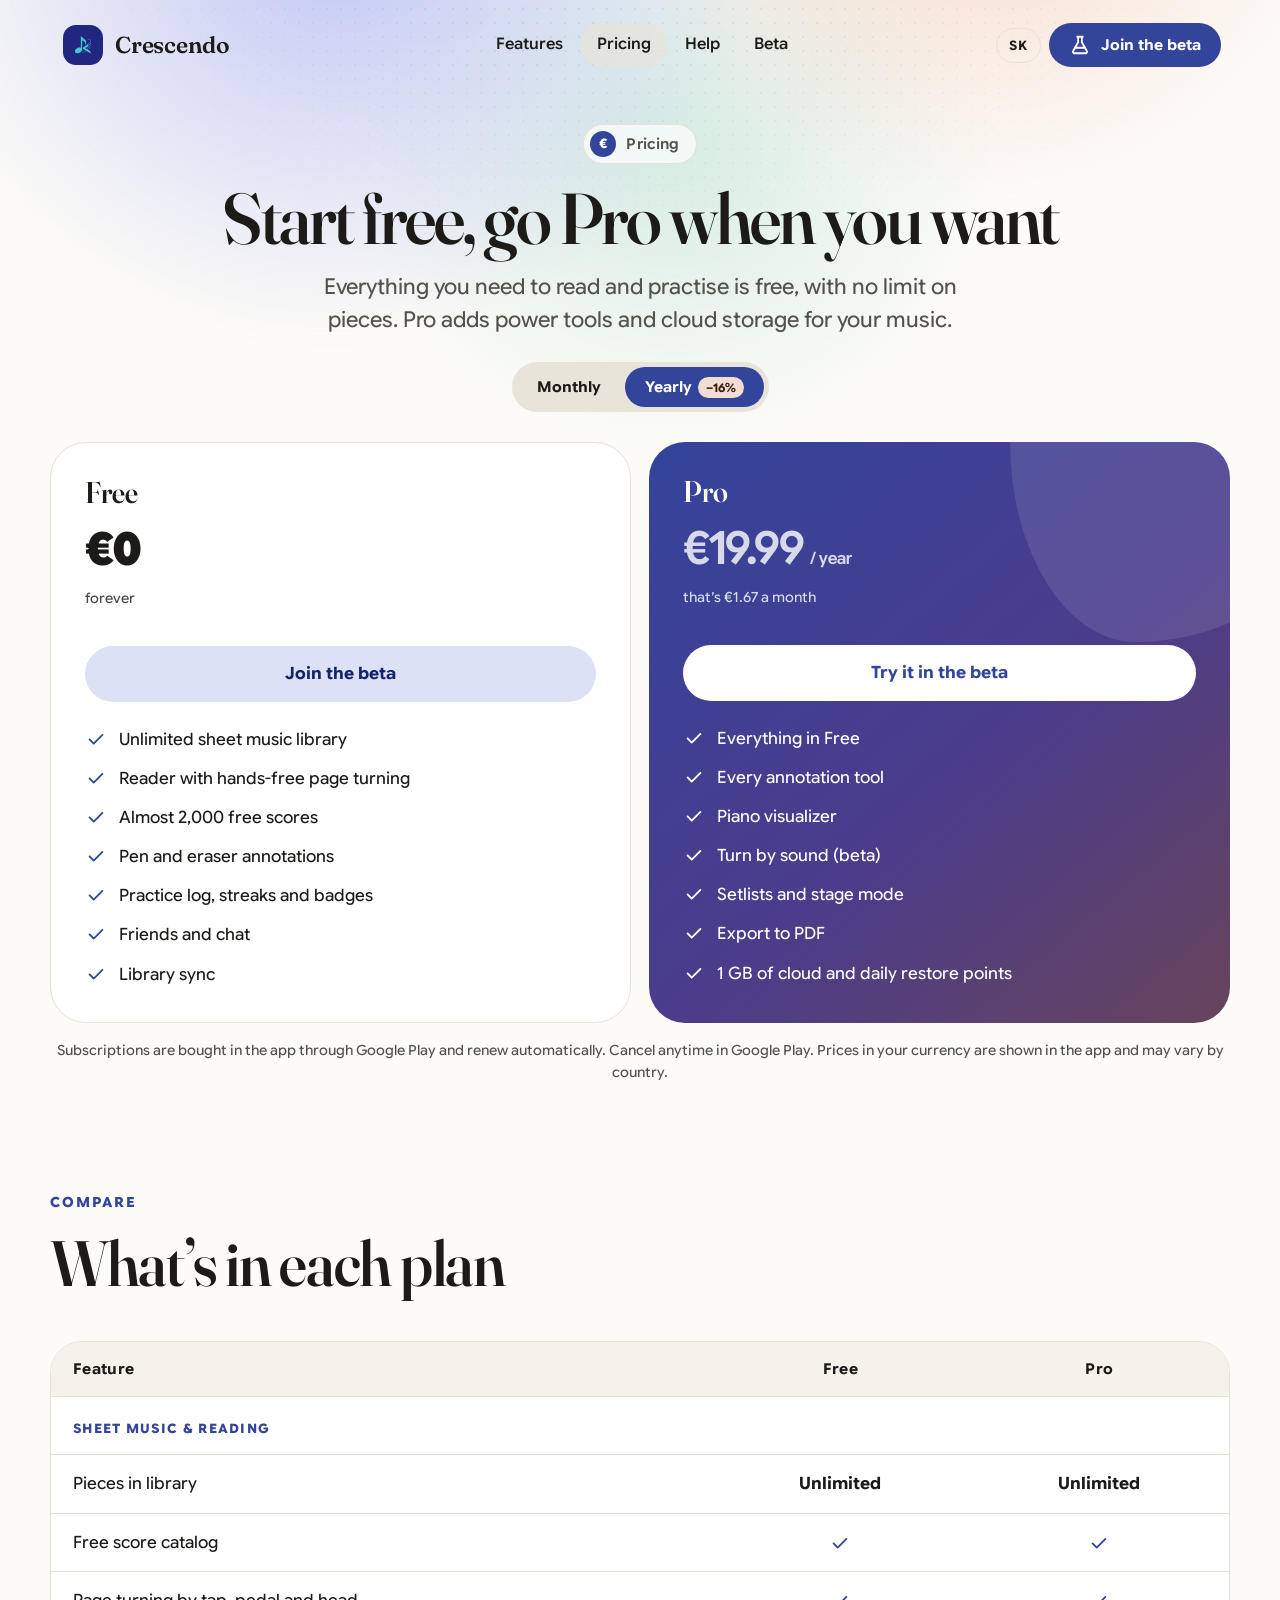
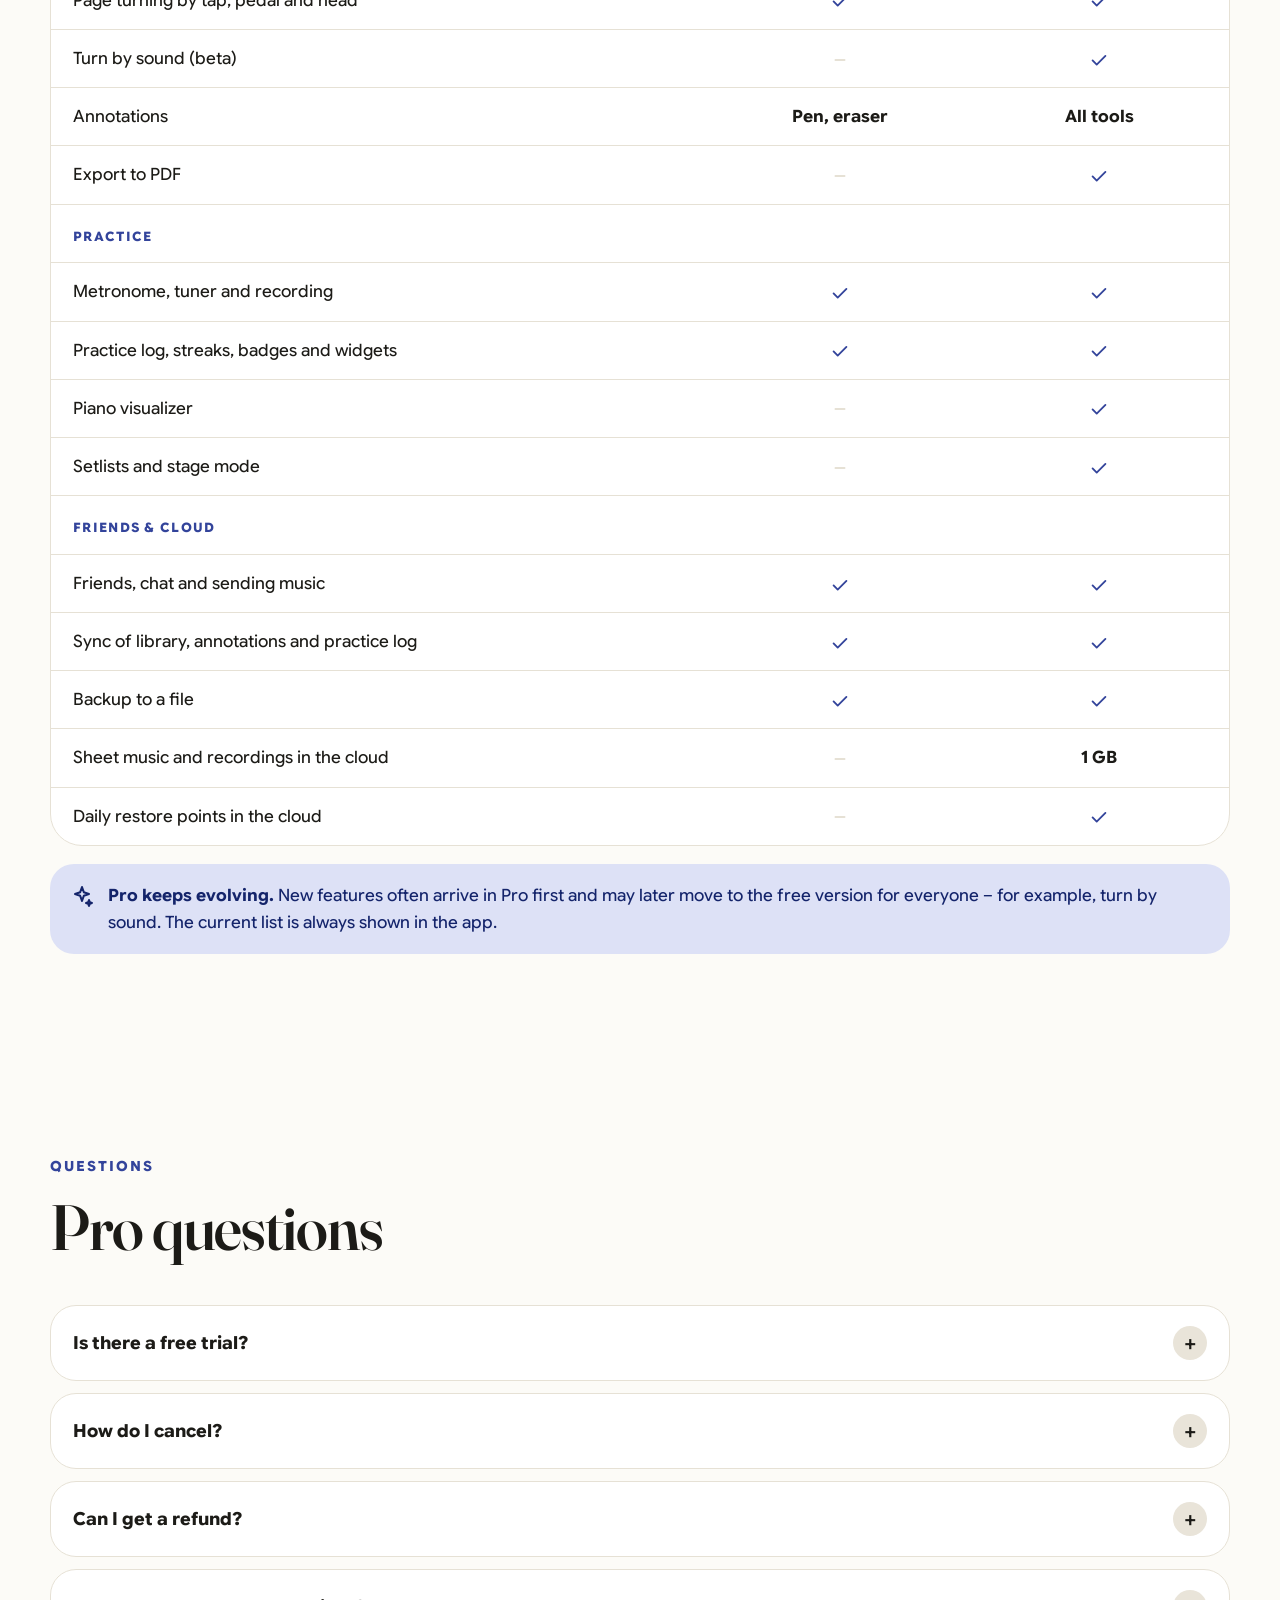
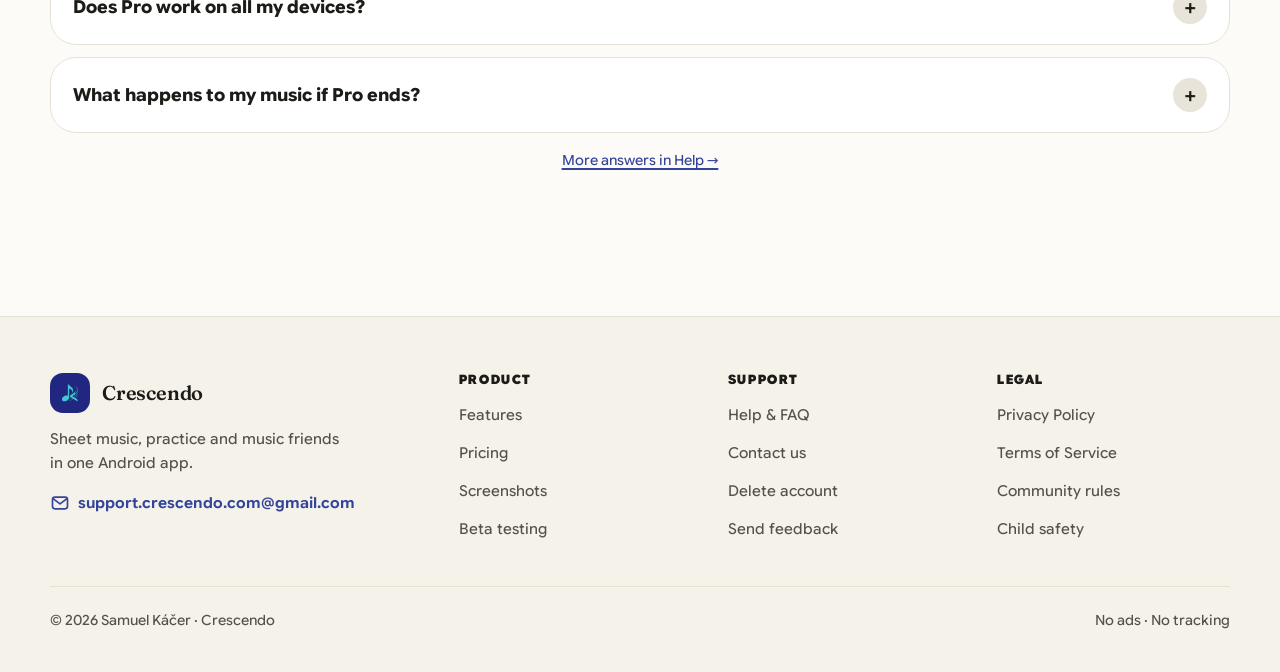
<file: Crescendo/pricing.html>
<!doctype html>
<html lang="en" data-title-sk="Crescendo · cenník">
<head>
<meta charset="utf-8">
<meta name="viewport" content="width=device-width, initial-scale=1">
<title>Crescendo · pricing</title>
<meta name="description" content="Crescendo is free to use. Crescendo Pro adds the piano visualizer, turn by sound, every annotation tool, setlists, PDF export and 1 GB of cloud.">
<meta name="theme-color" content="#F4F1E8" media="(prefers-color-scheme: light)">
<meta name="theme-color" content="#13120F" media="(prefers-color-scheme: dark)">
<meta property="og:title" content="Crescendo · pricing">
<meta property="og:image" content="https://daklok.github.io/Crescendo/img/og.png">
<link rel="icon" href="logo.png">
<link rel="preload" href="fonts/google-sans-flex-latin.woff2" as="font" type="font/woff2" crossorigin>
<link rel="stylesheet" href="style.css">
<script>document.documentElement.classList.add('js')</script>
</head>
<body data-page="pricing">
<div class="bg" aria-hidden="true"><div class="blob a"></div><div class="blob b"></div></div>
<div data-include="header"></div>

<main id="main" class="wrap">
  <div class="page-head intro">
    <span class="chip"><span class="n">€</span><span data-sk="Cenník">Pricing</span></span>
    <h1 data-sk="Začni zadarmo, prejdi na Pro, keď budeš chcieť">Start free, go Pro when you want</h1>
    <p class="lead" data-sk="Všetko podstatné na čítanie a cvičenie je zadarmo a bez limitu skladieb. Pro pridáva nástroje pre náročnejších a cloud pre tvoje noty.">Everything you need to read and practise is free, with no limit on pieces. Pro adds power tools and cloud storage for your music.</p>
    <div class="billing" role="group" aria-label="Billing period">
      <button type="button" data-period="monthly" aria-pressed="false" data-sk="Mesačne">Monthly</button>
      <button type="button" data-period="yearly" aria-pressed="true"><span data-sk="Ročne">Yearly</span><span class="save" data-sk="−16 %">−16%</span></button>
    </div>
  </div>

  <div class="plans" data-stagger>
    <div class="plan">
      <h2 class="h3" data-sk="Zadarmo">Free</h2>
      <p class="amount" data-sk="0 €">€0</p>
      <p class="per" data-sk="navždy">forever</p>
      <a class="btn tonal" data-cta href="beta.html"><span class="when-beta" data-sk="Pripojiť sa k bete">Join the beta</span><span class="when-live" data-sk="Stiahnuť zadarmo">Download free</span></a>
      <ul>
        <li><svg class="i"><use href="#i-check"/></svg><span data-sk="Neobmedzená knižnica nôt">Unlimited sheet music library</span></li>
        <li><svg class="i"><use href="#i-check"/></svg><span data-sk="Čítačka a otáčanie strán aj hlavou">Reader with hands-free page turning</span></li>
        <li><svg class="i"><use href="#i-check"/></svg><span data-sk="Takmer 2 000 nôt zadarmo">Almost 2,000 free scores</span></li>
        <li><svg class="i"><use href="#i-check"/></svg><span data-sk="Pero a guma na poznámky">Pen and eraser annotations</span></li>
        <li><svg class="i"><use href="#i-check"/></svg><span data-sk="Denník cvičenia, série a odznaky">Practice log, streaks and badges</span></li>
        <li><svg class="i"><use href="#i-check"/></svg><span data-sk="Priatelia a chat">Friends and chat</span></li>
        <li><svg class="i"><use href="#i-check"/></svg><span data-sk="Synchronizácia knižnice">Library sync</span></li>
      </ul>
    </div>
    <div class="plan pro">
      <h2 class="h3">Pro</h2>
      <p class="amount"><span class="price" data-en-monthly="€1.99" data-en-yearly="€19.99" data-sk-monthly="1,99 €" data-sk-yearly="19,99 €">€19.99</span> <small class="unit" data-sk-monthly="/ mesiac" data-sk-yearly="/ rok" data-en-monthly="/ month" data-en-yearly="/ year">/ year</small></p>
      <p class="per"><span class="peryear" data-sk="to je 1,67 € mesačne">that’s €1.67 a month</span></p>
      <a class="btn" data-cta href="beta.html"><span class="when-beta" data-sk="Vyskúšať v bete">Try it in the beta</span><span class="when-live" data-sk="Získať Pro v aplikácii">Get Pro in the app</span></a>
      <ul>
        <li><svg class="i"><use href="#i-check"/></svg><span data-sk="Všetko zo Zadarmo">Everything in Free</span></li>
        <li><svg class="i"><use href="#i-check"/></svg><span data-sk="Všetky nástroje na poznámky">Every annotation tool</span></li>
        <li><svg class="i"><use href="#i-check"/></svg><span data-sk="Vizualizér klavíra">Piano visualizer</span></li>
        <li><svg class="i"><use href="#i-check"/></svg><span data-sk="Otáčanie strán podľa zvuku (beta)">Turn by sound (beta)</span></li>
        <li><svg class="i"><use href="#i-check"/></svg><span data-sk="Setlisty a režim pódia">Setlists and stage mode</span></li>
        <li><svg class="i"><use href="#i-check"/></svg><span data-sk="Export do PDF">Export to PDF</span></li>
        <li><svg class="i"><use href="#i-check"/></svg><span data-sk="1 GB cloudu a denné body obnovenia">1 GB of cloud and daily restore points</span></li>
      </ul>
    </div>
  </div>
  <p class="fine" data-sk="Predplatné sa kupuje v aplikácii cez Google Play a obnovuje sa automaticky. Zrušíš ho kedykoľvek v Google Play. Ceny v tvojej mene uvidíš v aplikácii a môžu sa podľa krajiny líšiť.">Subscriptions are bought in the app through Google Play and renew automatically. Cancel anytime in Google Play. Prices in your currency are shown in the app and may vary by country.</p>

  <section id="compare">
    <div class="sec-head reveal">
      <span class="eyebrow" data-sk="Porovnanie">Compare</span>
      <h2 data-sk="Čo je v ktorej verzii">What’s in each plan</h2>
    </div>
    <div class="compare-wrap reveal">
      <table class="compare">
        <thead><tr><th data-sk="Funkcia">Feature</th><th data-sk="Zadarmo">Free</th><th>Pro</th></tr></thead>
        <tbody>
          <tr class="grp"><td colspan="3" data-sk="Noty a čítanie">Sheet music &amp; reading</td></tr>
          <tr><td data-sk="Skladby v knižnici">Pieces in library</td><td class="val" data-sk="Neobmedzene">Unlimited</td><td class="val" data-sk="Neobmedzene">Unlimited</td></tr>
          <tr><td data-sk="Katalóg nôt zadarmo">Free score catalog</td><td class="yes"><svg class="i"><use href="#i-check"/></svg></td><td class="yes"><svg class="i"><use href="#i-check"/></svg></td></tr>
          <tr><td data-sk="Otáčanie strán ťuknutím, pedálom a hlavou">Page turning by tap, pedal and head</td><td class="yes"><svg class="i"><use href="#i-check"/></svg></td><td class="yes"><svg class="i"><use href="#i-check"/></svg></td></tr>
          <tr><td data-sk="Otáčanie podľa zvuku (beta)">Turn by sound (beta)</td><td class="no"><svg class="i"><use href="#i-dash"/></svg></td><td class="yes"><svg class="i"><use href="#i-check"/></svg></td></tr>
          <tr><td data-sk="Poznámky do nôt">Annotations</td><td class="val" data-sk="Pero, guma">Pen, eraser</td><td class="val" data-sk="Všetky nástroje">All tools</td></tr>
          <tr><td data-sk="Export do PDF">Export to PDF</td><td class="no"><svg class="i"><use href="#i-dash"/></svg></td><td class="yes"><svg class="i"><use href="#i-check"/></svg></td></tr>
          <tr class="grp"><td colspan="3" data-sk="Cvičenie">Practice</td></tr>
          <tr><td data-sk="Metronóm, ladička a nahrávanie">Metronome, tuner and recording</td><td class="yes"><svg class="i"><use href="#i-check"/></svg></td><td class="yes"><svg class="i"><use href="#i-check"/></svg></td></tr>
          <tr><td data-sk="Denník, série, odznaky a widgety">Practice log, streaks, badges and widgets</td><td class="yes"><svg class="i"><use href="#i-check"/></svg></td><td class="yes"><svg class="i"><use href="#i-check"/></svg></td></tr>
          <tr><td data-sk="Vizualizér klavíra">Piano visualizer</td><td class="no"><svg class="i"><use href="#i-dash"/></svg></td><td class="yes"><svg class="i"><use href="#i-check"/></svg></td></tr>
          <tr><td data-sk="Setlisty a režim pódia">Setlists and stage mode</td><td class="no"><svg class="i"><use href="#i-dash"/></svg></td><td class="yes"><svg class="i"><use href="#i-check"/></svg></td></tr>
          <tr class="grp"><td colspan="3" data-sk="Priatelia a cloud">Friends &amp; cloud</td></tr>
          <tr><td data-sk="Priatelia, chat a posielanie nôt">Friends, chat and sending music</td><td class="yes"><svg class="i"><use href="#i-check"/></svg></td><td class="yes"><svg class="i"><use href="#i-check"/></svg></td></tr>
          <tr><td data-sk="Synchronizácia knižnice, poznámok a denníka">Sync of library, annotations and practice log</td><td class="yes"><svg class="i"><use href="#i-check"/></svg></td><td class="yes"><svg class="i"><use href="#i-check"/></svg></td></tr>
          <tr><td data-sk="Záloha do súboru">Backup to a file</td><td class="yes"><svg class="i"><use href="#i-check"/></svg></td><td class="yes"><svg class="i"><use href="#i-check"/></svg></td></tr>
          <tr><td data-sk="Noty a nahrávky v cloude">Sheet music and recordings in the cloud</td><td class="no"><svg class="i"><use href="#i-dash"/></svg></td><td class="val">1 GB</td></tr>
          <tr><td data-sk="Denné body obnovenia v cloude">Daily restore points in the cloud</td><td class="no"><svg class="i"><use href="#i-dash"/></svg></td><td class="yes"><svg class="i"><use href="#i-check"/></svg></td></tr>
        </tbody>
      </table>
    </div>
    <div class="callout plans-note reveal"><svg class="i"><use href="#i-sparkle"/></svg><p data-sk="<b>Pro sa priebežne mení.</b> Nové funkcie často pribudnú najprv v Pro a neskôr sa môžu presunúť do verzie zadarmo pre všetkých – napríklad otáčanie strán podľa zvuku. Aktuálny zoznam vždy nájdeš v aplikácii."><b>Pro keeps evolving.</b> New features often arrive in Pro first and may later move to the free version for everyone – for example, turn by sound. The current list is always shown in the app.</p></div>
  </section>

  <section id="faq">
    <div class="sec-head reveal">
      <span class="eyebrow" data-sk="Otázky">Questions</span>
      <h2 data-sk="Časté otázky o Pro">Pro questions</h2>
    </div>
    <div class="faq" data-stagger>
      <details>
        <summary data-sk="Je k dispozícii skúšobná verzia?">Is there a free trial?</summary>
        <p data-sk="Zatiaľ nie. Verzia zadarmo však nemá limit skladieb ani časový limit, takže si appku môžeš v pokoji vyskúšať.">Not at the moment. The free version has no limit on pieces and no time limit, so you can try the app at your own pace.</p>
      </details>
      <details>
        <summary data-sk="Ako predplatné zruším?">How do I cancel?</summary>
        <p data-sk="V Google Play: profilová ikona → Platby a predplatné → Predplatné → Crescendo → Zrušiť. Pro ti ostane do konca zaplateného obdobia.">In Google Play: profile picture → Payments &amp; subscriptions → Subscriptions → Crescendo → Cancel. You keep Pro until the end of the period you paid for.</p>
      </details>
      <details>
        <summary data-sk="Môžem dostať peniaze späť?">Can I get a refund?</summary>
        <p data-sk="Platby a vrátenie peňazí rieši Google Play podľa svojich pravidiel. V EÚ máš pri predplatnom 14 dní na odstúpenie. O vrátenie požiadaš v Google Play, prípadne nám napíš.">Payments and refunds are handled by Google Play under its rules. In the EU you have 14 days to withdraw from a subscription. Request a refund in Google Play, or write to us.</p>
      </details>
      <details>
        <summary data-sk="Funguje Pro na všetkých mojich zariadeniach?">Does Pro work on all my devices?</summary>
        <p data-sk="Áno. Pro patrí tvojmu účtu Crescenda, takže ho máš na každom zariadení, kde sa prihlásiš – aj keď je tam v Google Play iný Google účet.">Yes. Pro belongs to your Crescendo account, so you have it on every device where you sign in – even if Google Play there uses a different Google account.</p>
      </details>
      <details>
        <summary data-sk="Čo sa stane s mojimi notami, keď Pro skončí?">What happens to my music if Pro ends?</summary>
        <p data-sk="Nič sa nestratí. Knižnica, poznámky a denník sa synchronizujú aj zadarmo a noty v tvojich zariadeniach ostanú. Len nové súbory sa už nebudú nahrávať do cloudu a funkcie Pro sa zamknú.">Nothing is lost. Your library, annotations and practice log keep syncing for free and the music on your devices stays. New files just won’t upload to the cloud anymore and Pro features lock again.</p>
      </details>
    </div>
    <p class="fine"><a href="help.html" data-sk="Ďalšie otázky v Nápovede →">More answers in Help →</a></p>
  </section>
</main>

<div data-include="footer"></div>
<script src="site.js"></script>
<script>
(function () {
  // prepínač mesačne / ročne
  var buttons = document.querySelectorAll('.billing button');
  var price = document.querySelector('.plan.pro .price');
  var unit = document.querySelector('.plan.pro .unit');
  var per = document.querySelector('.plan.pro .peryear');
  var period = 'yearly';
  function render() {
    var sk = window.crescendoLang === 'sk';
    buttons.forEach(function (b) { b.setAttribute('aria-pressed', b.getAttribute('data-period') === period); });
    price.textContent = price.getAttribute('data-' + (sk ? 'sk' : 'en') + '-' + period);
    unit.textContent = unit.getAttribute('data-' + (sk ? 'sk' : 'en') + '-' + period);
    per.style.visibility = period === 'yearly' ? 'visible' : 'hidden';
  }
  buttons.forEach(function (b) { b.addEventListener('click', function () { period = b.getAttribute('data-period'); render(); }); });
  document.addEventListener('langchange', render);
  render();
})();
</script>
</body>
</html>
</file>
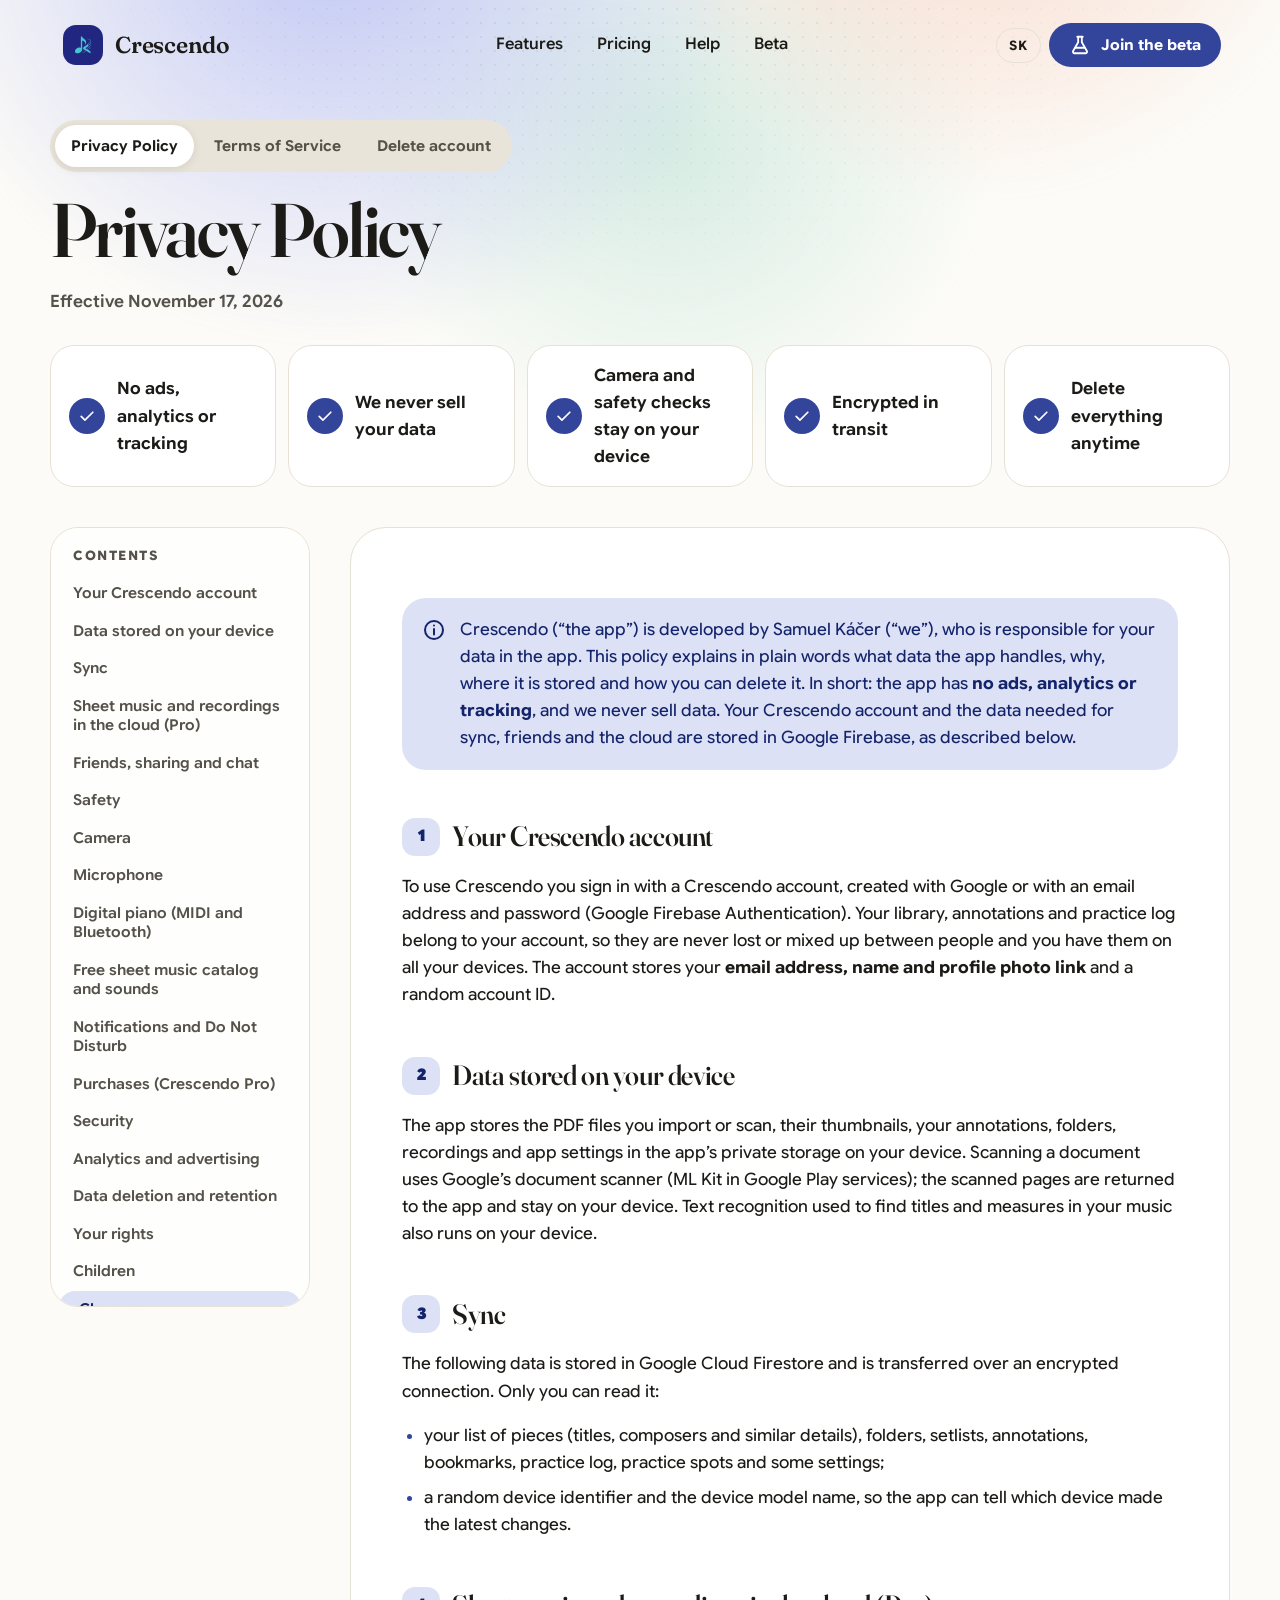
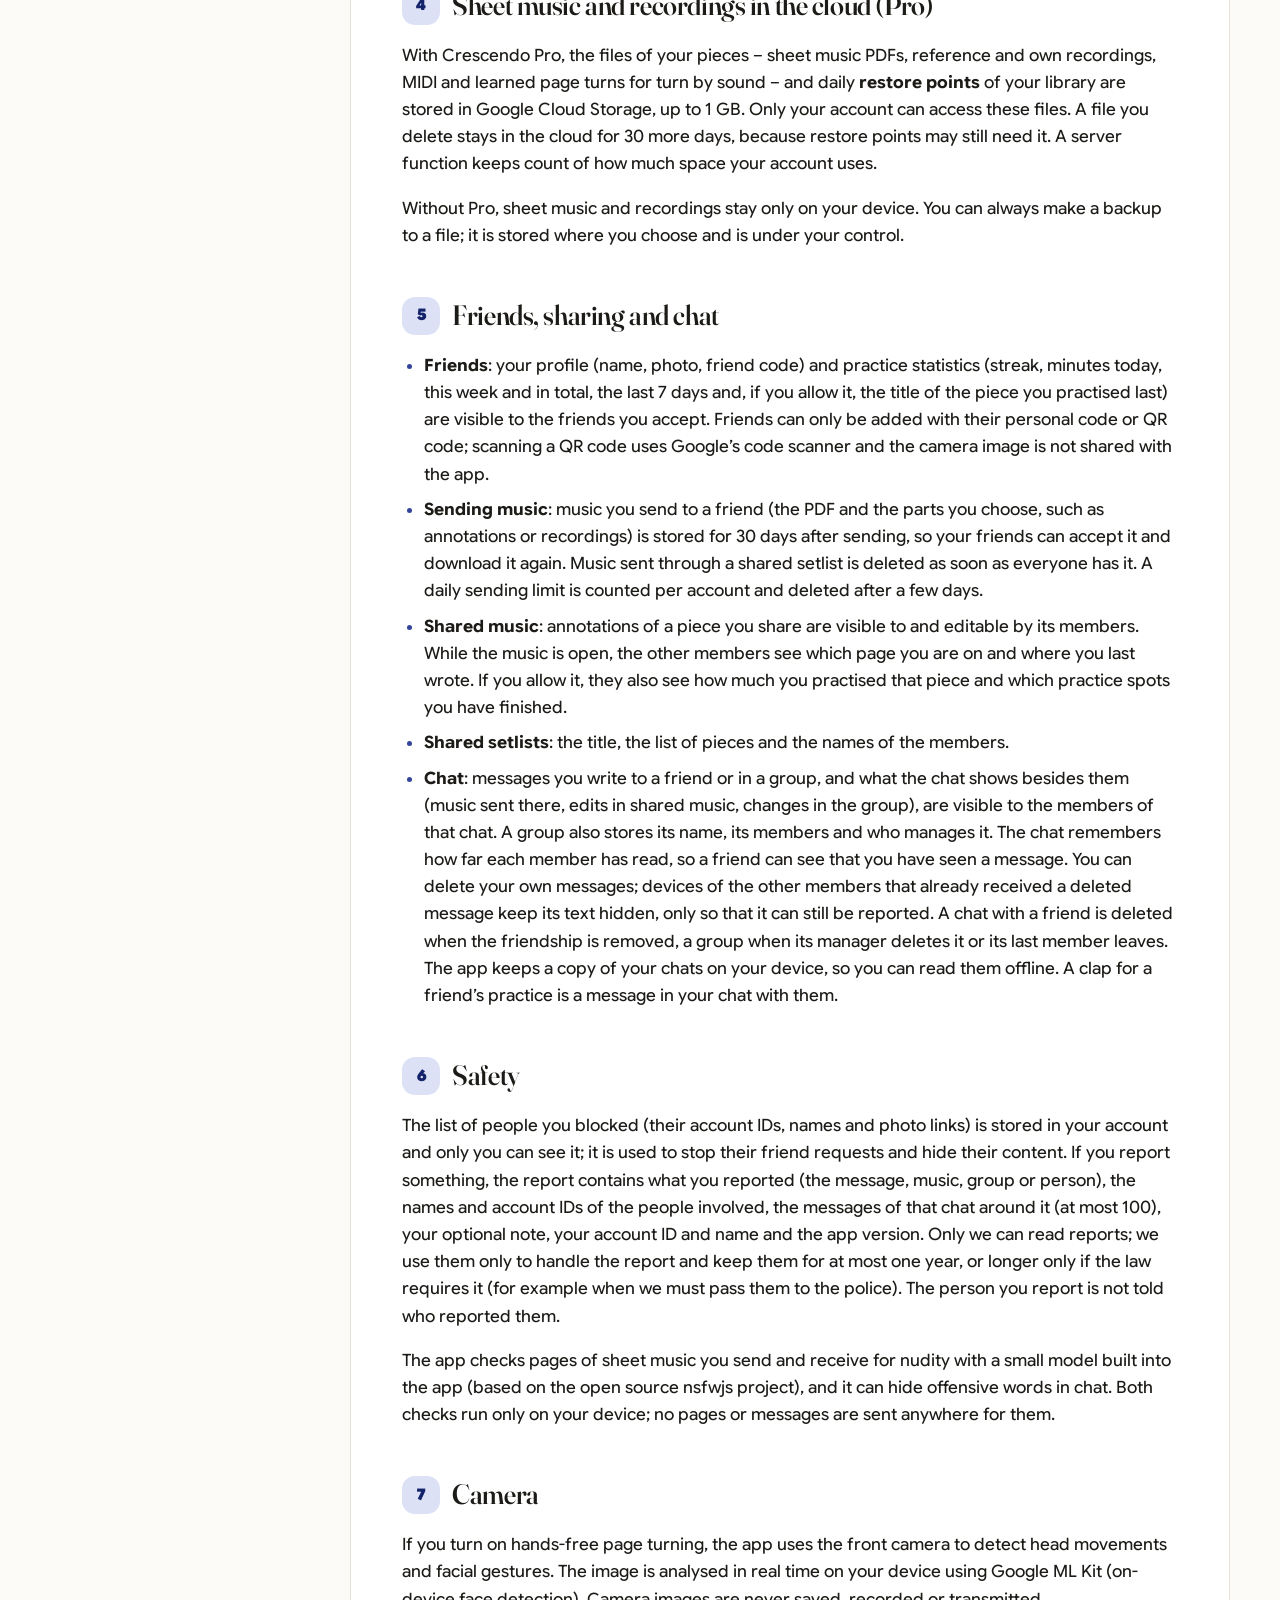
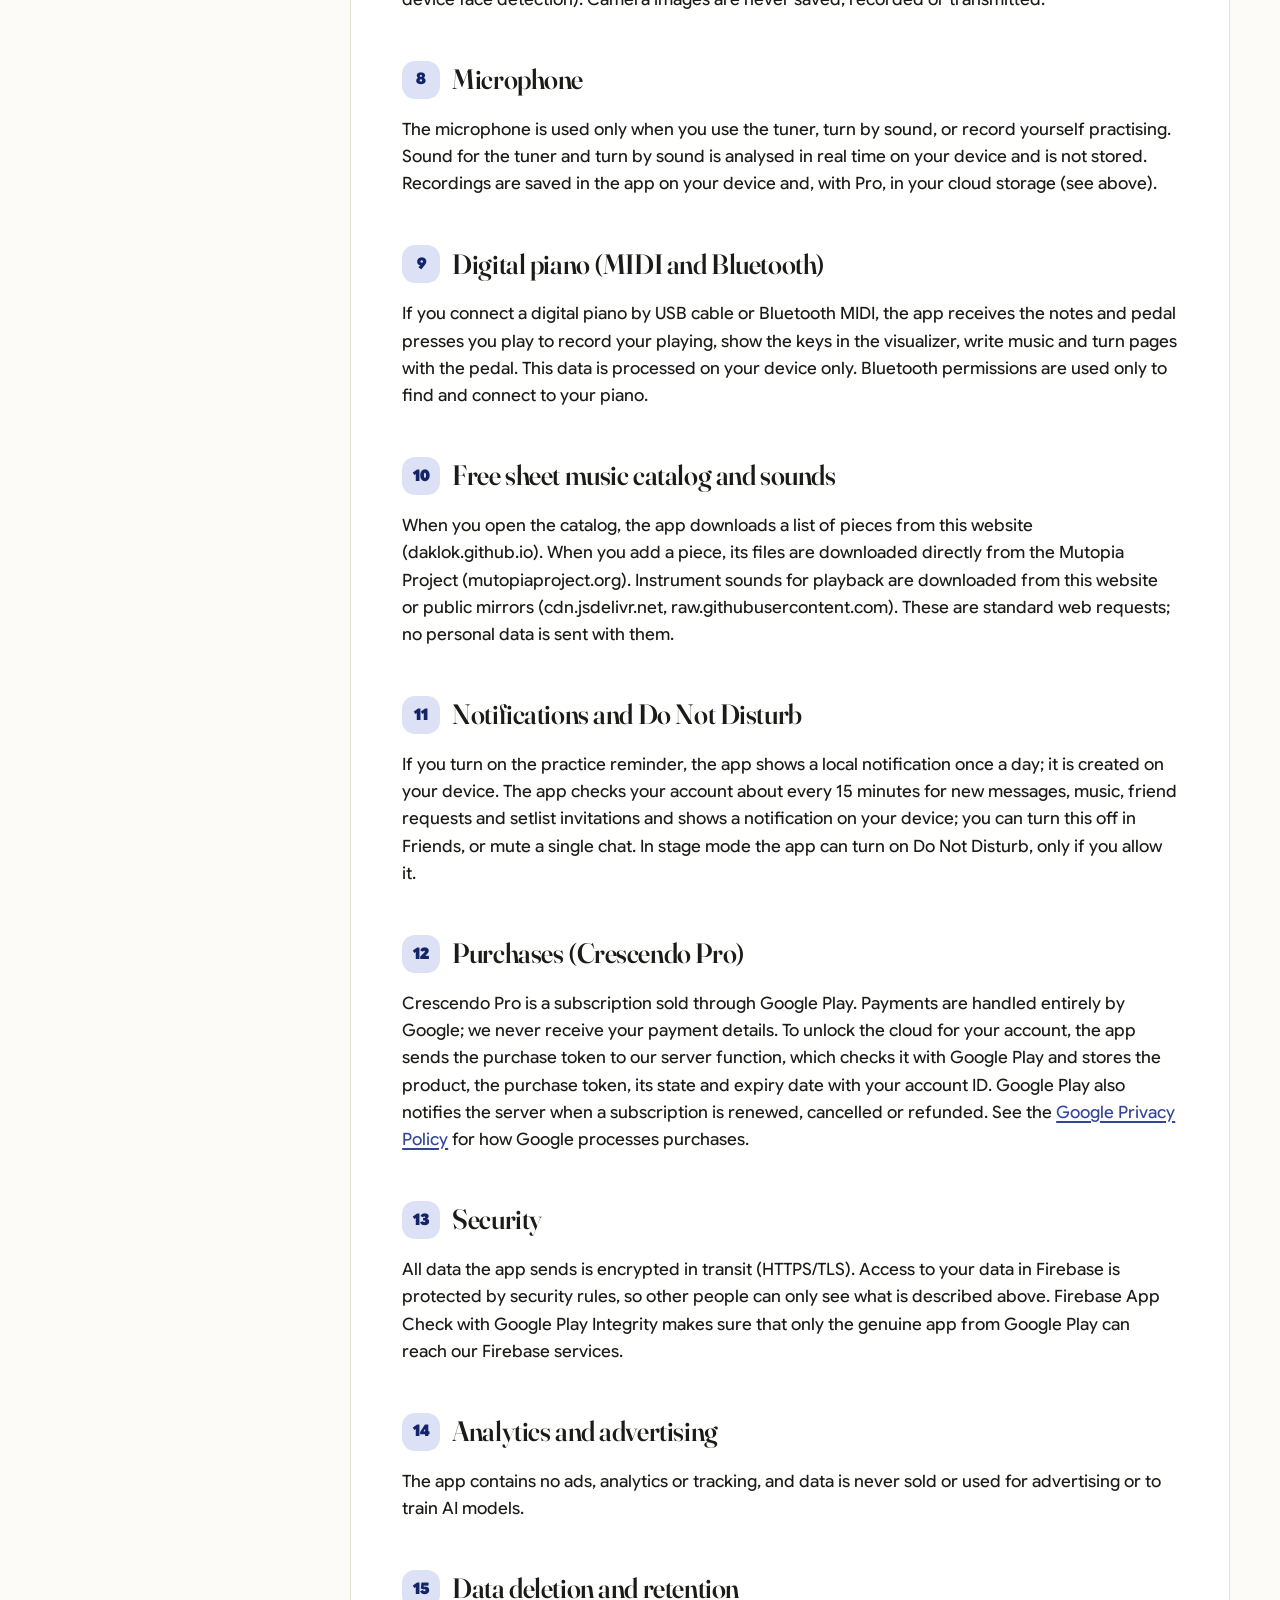
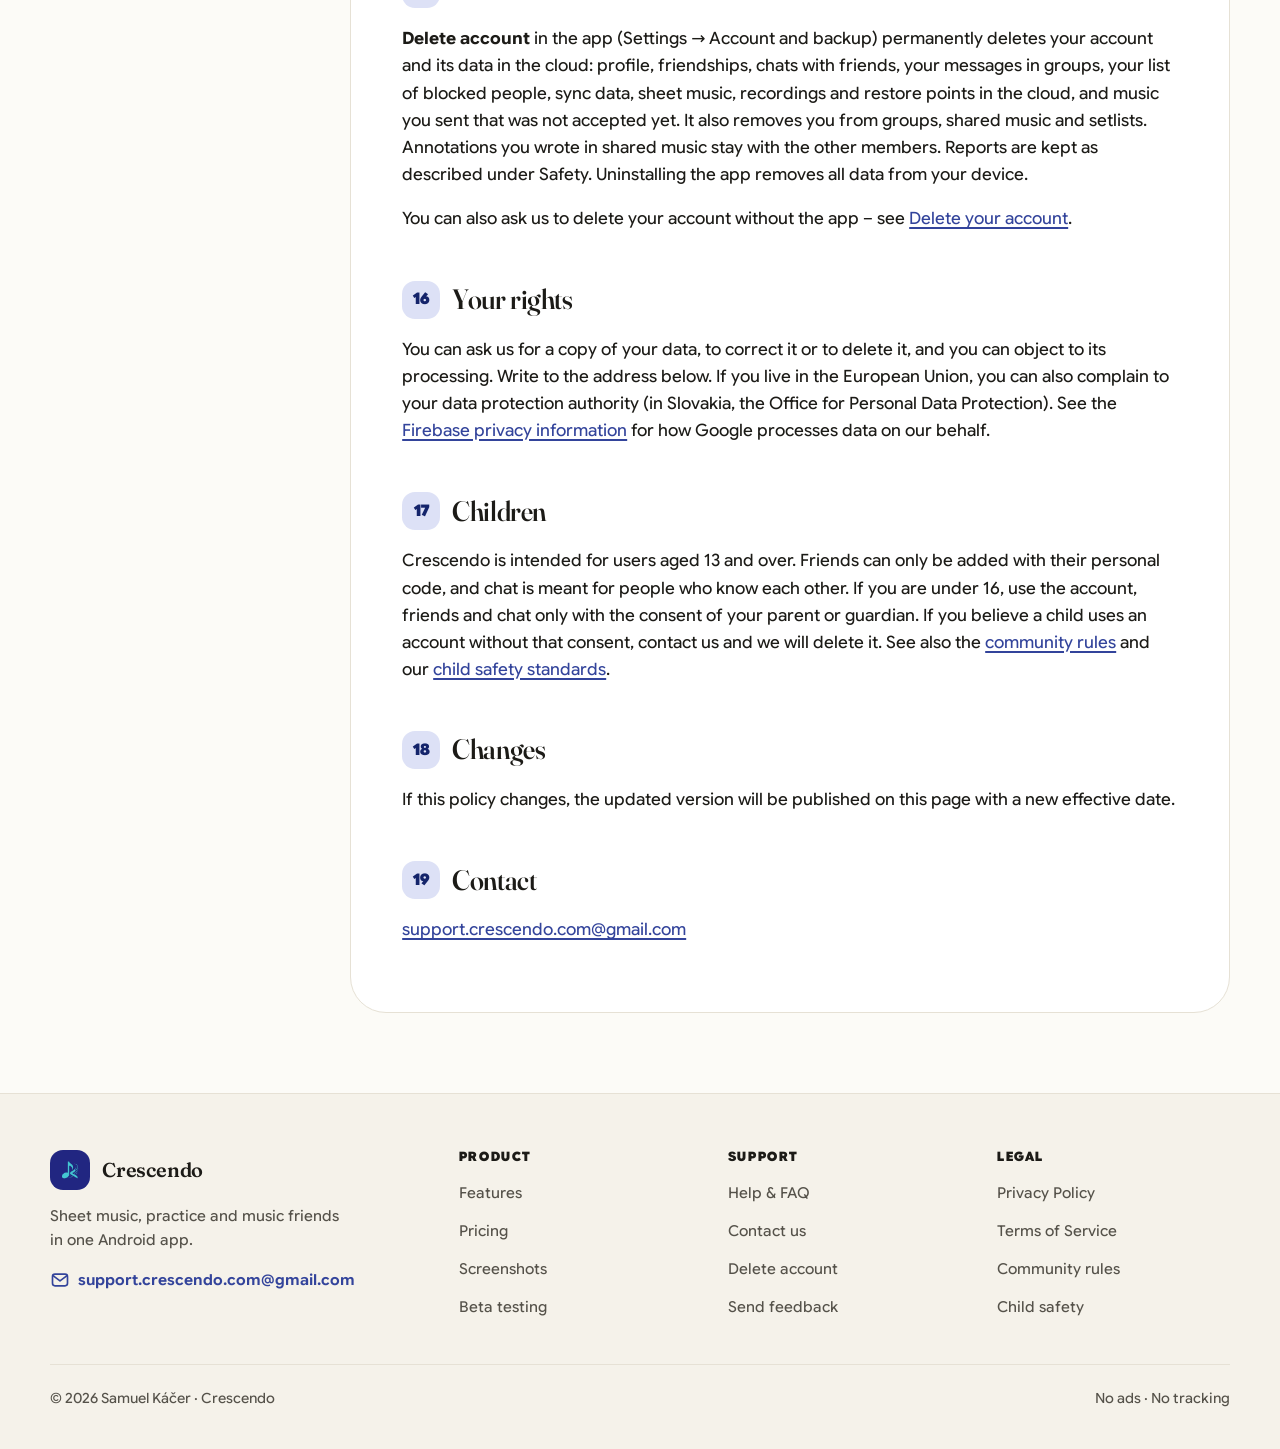
<file: Crescendo/privacy.html>
<!doctype html>
<html lang="en">
<head>
<meta charset="utf-8">
<meta name="viewport" content="width=device-width, initial-scale=1">
<title>Crescendo · Privacy Policy</title>
<meta name="description" content="What data Crescendo handles, why, where it is stored and how to delete it.">
<meta name="theme-color" content="#F4F1E8" media="(prefers-color-scheme: light)">
<meta name="theme-color" content="#13120F" media="(prefers-color-scheme: dark)">
<link rel="icon" href="logo.png">
<link rel="preload" href="fonts/google-sans-flex-latin.woff2" as="font" type="font/woff2" crossorigin>
<link rel="stylesheet" href="style.css">
<script>document.documentElement.classList.add('js')</script>
</head>
<body data-page="privacy">
<div class="progress" aria-hidden="true"></div>
<div class="bg" aria-hidden="true"><div class="blob a"></div><div class="blob b"></div></div>
<div data-include="header"></div>

<main id="main">
  <div class="wrap doc-head intro">
    <nav class="doc-tabs" aria-label="Legal documents">
      <a href="privacy.html" aria-current="page" data-sk="Ochrana súkromia">Privacy Policy</a>
      <a href="terms.html" data-sk="Podmienky">Terms of Service</a>
      <a href="delete-account.html" data-sk="Zmazanie účtu">Delete account</a>
    </nav>
    <h1>Privacy Policy</h1>
    <p class="meta"><span data-sk="Platné od">Effective</span> November 17, 2026</p>
    <p class="lang-note" data-sk="Tento dokument je k dispozícii len v angličtine. Zhrnutie: žiadne reklamy ani sledovanie, údaje nepredávame a všetko môžeš kedykoľvek zmazať."></p>
    <div class="summary">
      <div><span class="check"><svg class="i"><use href="#i-check"/></svg></span>No ads, analytics or tracking</div>
      <div><span class="check"><svg class="i"><use href="#i-check"/></svg></span>We never sell your data</div>
      <div><span class="check"><svg class="i"><use href="#i-check"/></svg></span>Camera and safety checks stay on your device</div>
      <div><span class="check"><svg class="i"><use href="#i-check"/></svg></span>Encrypted in transit</div>
      <div><span class="check"><svg class="i"><use href="#i-check"/></svg></span>Delete everything anytime</div>
    </div>
  </div>

  <div class="wrap doc">
    <aside class="toc reveal"><p>Contents</p></aside>
    <article class="article reveal">
      <div class="callout"><svg class="i"><use href="#i-info"/></svg><p>Crescendo (“the app”) is developed by Samuel Káčer (“we”), who is responsible for your data in the app. This policy explains in plain words what data the app handles, why, where it is stored and how you can delete it. In short: the app has <b>no ads, analytics or tracking</b>, and we never sell data. Your Crescendo account and the data needed for sync, friends and the cloud are stored in Google Firebase, as described below.</p></div>

      <h2 id="account">Your Crescendo account</h2>
      <p>To use Crescendo you sign in with a Crescendo account, created with Google or with an email address and password (Google Firebase Authentication). Your library, annotations and practice log belong to your account, so they are never lost or mixed up between people and you have them on all your devices. The account stores your <b>email address, name and profile photo link</b> and a random account ID.</p>

      <h2 id="device">Data stored on your device</h2>
      <p>The app stores the PDF files you import or scan, their thumbnails, your annotations, folders, recordings and app settings in the app’s private storage on your device. Scanning a document uses Google’s document scanner (ML Kit in Google Play services); the scanned pages are returned to the app and stay on your device. Text recognition used to find titles and measures in your music also runs on your device.</p>

      <h2 id="sync">Sync</h2>
      <p>The following data is stored in Google Cloud Firestore and is transferred over an encrypted connection. Only you can read it:</p>
      <ul>
        <li>your list of pieces (titles, composers and similar details), folders, setlists, annotations, bookmarks, practice log, practice spots and some settings;</li>
        <li>a random device identifier and the device model name, so the app can tell which device made the latest changes.</li>
      </ul>

      <h2 id="cloud">Sheet music and recordings in the cloud (Pro)</h2>
      <p>With Crescendo Pro, the files of your pieces – sheet music PDFs, reference and own recordings, MIDI and learned page turns for turn by sound – and daily <b>restore points</b> of your library are stored in Google Cloud Storage, up to 1&nbsp;GB. Only your account can access these files. A file you delete stays in the cloud for 30 more days, because restore points may still need it. A server function keeps count of how much space your account uses.</p>
      <p>Without Pro, sheet music and recordings stay only on your device. You can always make a backup to a file; it is stored where you choose and is under your control.</p>

      <h2 id="friends">Friends, sharing and chat</h2>
      <ul>
        <li><b>Friends</b>: your profile (name, photo, friend code) and practice statistics (streak, minutes today, this week and in total, the last 7 days and, if you allow it, the title of the piece you practised last) are visible to the friends you accept. Friends can only be added with their personal code or QR code; scanning a QR code uses Google’s code scanner and the camera image is not shared with the app.</li>
        <li><b>Sending music</b>: music you send to a friend (the PDF and the parts you choose, such as annotations or recordings) is stored for 30 days after sending, so your friends can accept it and download it again. Music sent through a shared setlist is deleted as soon as everyone has it. A daily sending limit is counted per account and deleted after a few days.</li>
        <li><b>Shared music</b>: annotations of a piece you share are visible to and editable by its members. While the music is open, the other members see which page you are on and where you last wrote. If you allow it, they also see how much you practised that piece and which practice spots you have finished.</li>
        <li><b>Shared setlists</b>: the title, the list of pieces and the names of the members.</li>
        <li><b>Chat</b>: messages you write to a friend or in a group, and what the chat shows besides them (music sent there, edits in shared music, changes in the group), are visible to the members of that chat. A group also stores its name, its members and who manages it. The chat remembers how far each member has read, so a friend can see that you have seen a message. You can delete your own messages; devices of the other members that already received a deleted message keep its text hidden, only so that it can still be reported. A chat with a friend is deleted when the friendship is removed, a group when its manager deletes it or its last member leaves. The app keeps a copy of your chats on your device, so you can read them offline. A clap for a friend’s practice is a message in your chat with them.</li>
      </ul>

      <h2 id="safety">Safety</h2>
      <p>The list of people you blocked (their account IDs, names and photo links) is stored in your account and only you can see it; it is used to stop their friend requests and hide their content. If you report something, the report contains what you reported (the message, music, group or person), the names and account IDs of the people involved, the messages of that chat around it (at most 100), your optional note, your account ID and name and the app version. Only we can read reports; we use them only to handle the report and keep them for at most one year, or longer only if the law requires it (for example when we must pass them to the police). The person you report is not told who reported them.</p>
      <p>The app checks pages of sheet music you send and receive for nudity with a small model built into the app (based on the open source nsfwjs project), and it can hide offensive words in chat. Both checks run only on your device; no pages or messages are sent anywhere for them.</p>

      <h2 id="camera">Camera</h2>
      <p>If you turn on hands-free page turning, the app uses the front camera to detect head movements and facial gestures. The image is analysed in real time on your device using Google ML Kit (on-device face detection). Camera images are never saved, recorded or transmitted.</p>

      <h2 id="microphone">Microphone</h2>
      <p>The microphone is used only when you use the tuner, turn by sound, or record yourself practising. Sound for the tuner and turn by sound is analysed in real time on your device and is not stored. Recordings are saved in the app on your device and, with Pro, in your cloud storage (see above).</p>

      <h2 id="piano">Digital piano (MIDI and Bluetooth)</h2>
      <p>If you connect a digital piano by USB cable or Bluetooth MIDI, the app receives the notes and pedal presses you play to record your playing, show the keys in the visualizer, write music and turn pages with the pedal. This data is processed on your device only. Bluetooth permissions are used only to find and connect to your piano.</p>

      <h2 id="catalog">Free sheet music catalog and sounds</h2>
      <p>When you open the catalog, the app downloads a list of pieces from this website (daklok.github.io). When you add a piece, its files are downloaded directly from the Mutopia Project (mutopiaproject.org). Instrument sounds for playback are downloaded from this website or public mirrors (cdn.jsdelivr.net, raw.githubusercontent.com). These are standard web requests; no personal data is sent with them.</p>

      <h2 id="notifications">Notifications and Do Not Disturb</h2>
      <p>If you turn on the practice reminder, the app shows a local notification once a day; it is created on your device. The app checks your account about every 15 minutes for new messages, music, friend requests and setlist invitations and shows a notification on your device; you can turn this off in Friends, or mute a single chat. In stage mode the app can turn on Do Not Disturb, only if you allow it.</p>

      <h2 id="purchases">Purchases (Crescendo Pro)</h2>
      <p>Crescendo Pro is a subscription sold through Google Play. Payments are handled entirely by Google; we never receive your payment details. To unlock the cloud for your account, the app sends the purchase token to our server function, which checks it with Google Play and stores the product, the purchase token, its state and expiry date with your account ID. Google Play also notifies the server when a subscription is renewed, cancelled or refunded. See the <a href="https://policies.google.com/privacy">Google Privacy Policy</a> for how Google processes purchases.</p>

      <h2 id="security">Security</h2>
      <p>All data the app sends is encrypted in transit (HTTPS/TLS). Access to your data in Firebase is protected by security rules, so other people can only see what is described above. Firebase App Check with Google Play Integrity makes sure that only the genuine app from Google Play can reach our Firebase services.</p>

      <h2 id="ads">Analytics and advertising</h2>
      <p>The app contains no ads, analytics or tracking, and data is never sold or used for advertising or to train AI models.</p>

      <h2 id="deletion">Data deletion and retention</h2>
      <p><b>Delete account</b> in the app (Settings → Account and backup) permanently deletes your account and its data in the cloud: profile, friendships, chats with friends, your messages in groups, your list of blocked people, sync data, sheet music, recordings and restore points in the cloud, and music you sent that was not accepted yet. It also removes you from groups, shared music and setlists. Annotations you wrote in shared music stay with the other members. Reports are kept as described under Safety. Uninstalling the app removes all data from your device.</p>
      <p>You can also ask us to delete your account without the app – see <a href="delete-account.html">Delete your account</a>.</p>

      <h2 id="rights">Your rights</h2>
      <p>You can ask us for a copy of your data, to correct it or to delete it, and you can object to its processing. Write to the address below. If you live in the European Union, you can also complain to your data protection authority (in Slovakia, the Office for Personal Data Protection). See the <a href="https://firebase.google.com/support/privacy">Firebase privacy information</a> for how Google processes data on our behalf.</p>

      <h2 id="children">Children</h2>
      <p>Crescendo is intended for users aged 13 and over. Friends can only be added with their personal code, and chat is meant for people who know each other. If you are under 16, use the account, friends and chat only with the consent of your parent or guardian. If you believe a child uses an account without that consent, contact us and we will delete it. See also the <a href="terms.html#community">community rules</a> and our <a href="terms.html#child-safety">child safety standards</a>.</p>

      <h2 id="changes">Changes</h2>
      <p>If this policy changes, the updated version will be published on this page with a new effective date.</p>

      <h2 id="contact">Contact</h2>
      <p><a href="mailto:support.crescendo.com@gmail.com">support.crescendo.com@gmail.com</a></p>
    </article>
  </div>
</main>

<div data-include="footer"></div>
<script src="site.js"></script>
</body>
</html>
</file>
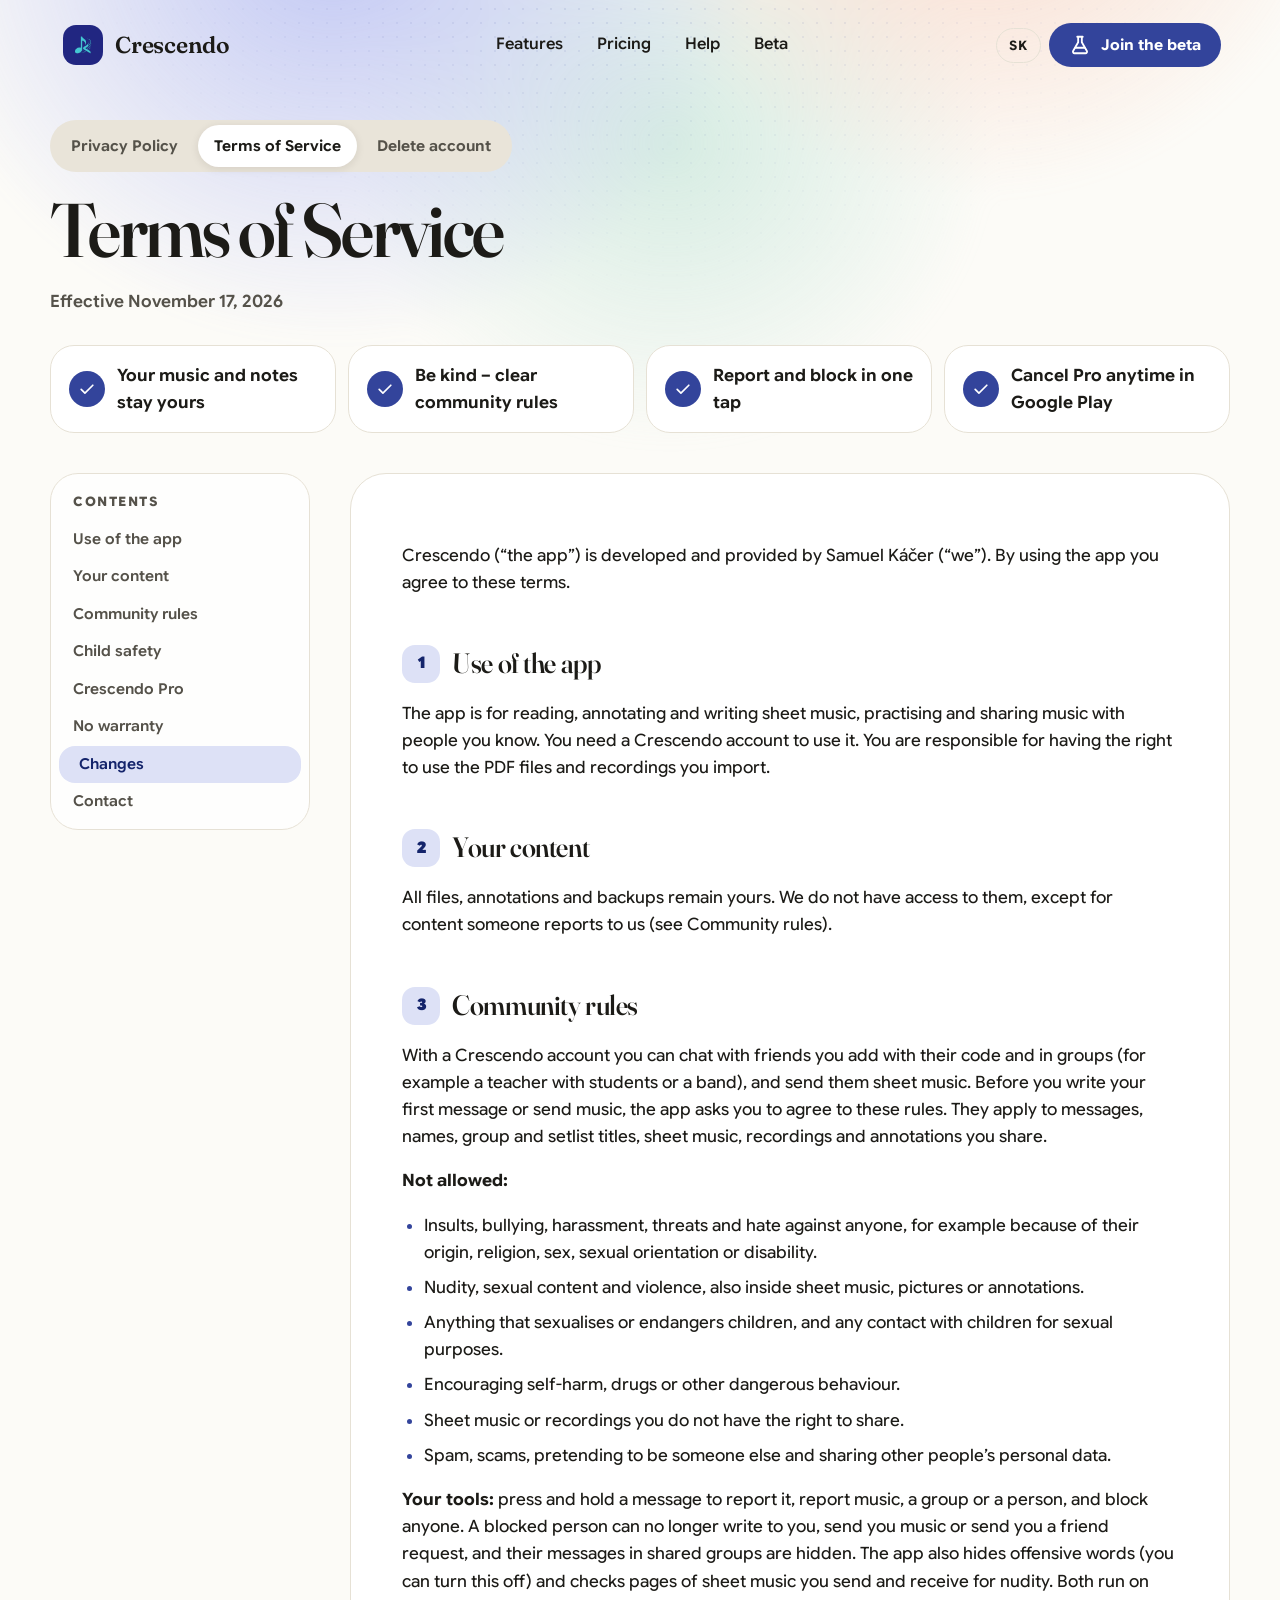
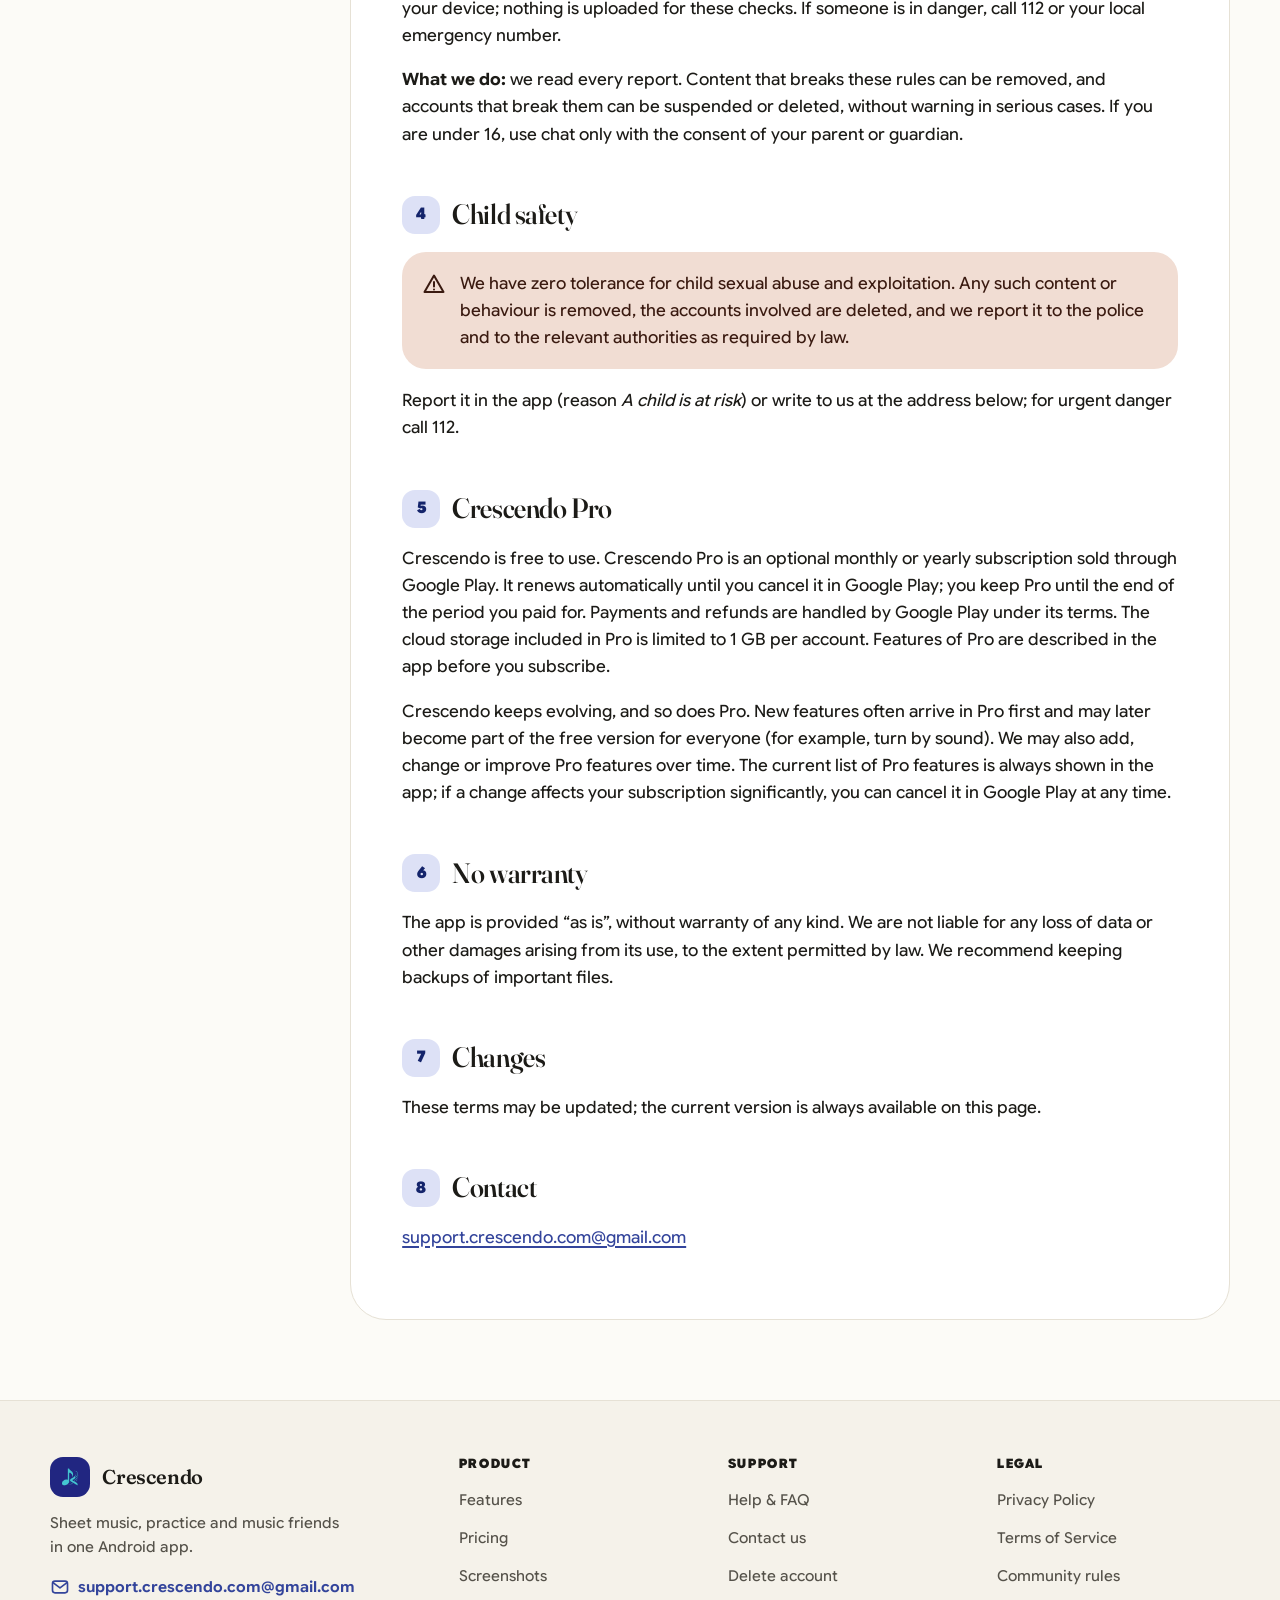
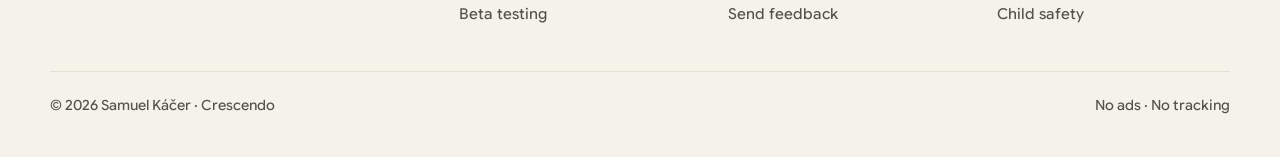
<file: Crescendo/terms.html>
<!doctype html>
<html lang="en">
<head>
<meta charset="utf-8">
<meta name="viewport" content="width=device-width, initial-scale=1">
<title>Crescendo · Terms of Service</title>
<meta name="description" content="Terms of Service and community rules for Crescendo.">
<meta name="theme-color" content="#F4F1E8" media="(prefers-color-scheme: light)">
<meta name="theme-color" content="#13120F" media="(prefers-color-scheme: dark)">
<link rel="icon" href="logo.png">
<link rel="preload" href="fonts/google-sans-flex-latin.woff2" as="font" type="font/woff2" crossorigin>
<link rel="stylesheet" href="style.css">
<script>document.documentElement.classList.add('js')</script>
</head>
<body data-page="terms">
<div class="progress" aria-hidden="true"></div>
<div class="bg" aria-hidden="true"><div class="blob a"></div><div class="blob b"></div></div>
<div data-include="header"></div>

<main id="main">
  <div class="wrap doc-head intro">
    <nav class="doc-tabs" aria-label="Legal documents">
      <a href="privacy.html" data-sk="Ochrana súkromia">Privacy Policy</a>
      <a href="terms.html" aria-current="page" data-sk="Podmienky">Terms of Service</a>
      <a href="delete-account.html" data-sk="Zmazanie účtu">Delete account</a>
    </nav>
    <h1>Terms of Service</h1>
    <p class="meta"><span data-sk="Platné od">Effective</span> November 17, 2026</p>
    <p class="lang-note" data-sk="Tento dokument je k dispozícii len v angličtine. Zhrnutie: noty a poznámky sú tvoje, buď k ostatným slušný a Pro zrušíš kedykoľvek v Google Play."></p>
    <div class="summary">
      <div><span class="check"><svg class="i"><use href="#i-check"/></svg></span>Your music and notes stay yours</div>
      <div><span class="check"><svg class="i"><use href="#i-check"/></svg></span>Be kind – clear community rules</div>
      <div><span class="check"><svg class="i"><use href="#i-check"/></svg></span>Report and block in one tap</div>
      <div><span class="check"><svg class="i"><use href="#i-check"/></svg></span>Cancel Pro anytime in Google Play</div>
    </div>
  </div>

  <div class="wrap doc">
    <aside class="toc reveal"><p>Contents</p></aside>
    <article class="article reveal">
      <p>Crescendo (“the app”) is developed and provided by Samuel Káčer (“we”). By using the app you agree to these terms.</p>

      <h2 id="use">Use of the app</h2>
      <p>The app is for reading, annotating and writing sheet music, practising and sharing music with people you know. You need a Crescendo account to use it. You are responsible for having the right to use the PDF files and recordings you import.</p>

      <h2 id="content">Your content</h2>
      <p>All files, annotations and backups remain yours. We do not have access to them, except for content someone reports to us (see Community rules).</p>

      <h2 id="community">Community rules</h2>
      <p>With a Crescendo account you can chat with friends you add with their code and in groups (for example a teacher with students or a band), and send them sheet music. Before you write your first message or send music, the app asks you to agree to these rules. They apply to messages, names, group and setlist titles, sheet music, recordings and annotations you share.</p>
      <p><b>Not allowed:</b></p>
      <ul>
        <li>Insults, bullying, harassment, threats and hate against anyone, for example because of their origin, religion, sex, sexual orientation or disability.</li>
        <li>Nudity, sexual content and violence, also inside sheet music, pictures or annotations.</li>
        <li>Anything that sexualises or endangers children, and any contact with children for sexual purposes.</li>
        <li>Encouraging self-harm, drugs or other dangerous behaviour.</li>
        <li>Sheet music or recordings you do not have the right to share.</li>
        <li>Spam, scams, pretending to be someone else and sharing other people’s personal data.</li>
      </ul>
      <p><b>Your tools:</b> press and hold a message to report it, report music, a group or a person, and block anyone. A blocked person can no longer write to you, send you music or send you a friend request, and their messages in shared groups are hidden. The app also hides offensive words (you can turn this off) and checks pages of sheet music you send and receive for nudity. Both run on your device; nothing is uploaded for these checks. If someone is in danger, call 112 or your local emergency number.</p>
      <p><b>What we do:</b> we read every report. Content that breaks these rules can be removed, and accounts that break them can be suspended or deleted, without warning in serious cases. If you are under 16, use chat only with the consent of your parent or guardian.</p>

      <h2 id="child-safety">Child safety</h2>
      <div class="callout t"><svg class="i"><use href="#i-alert"/></svg><p>We have zero tolerance for child sexual abuse and exploitation. Any such content or behaviour is removed, the accounts involved are deleted, and we report it to the police and to the relevant authorities as required by law.</p></div>
      <p>Report it in the app (reason <i>A child is at risk</i>) or write to us at the address below; for urgent danger call 112.</p>

      <h2 id="pro">Crescendo Pro</h2>
      <p>Crescendo is free to use. Crescendo Pro is an optional monthly or yearly subscription sold through Google Play. It renews automatically until you cancel it in Google Play; you keep Pro until the end of the period you paid for. Payments and refunds are handled by Google Play under its terms. The cloud storage included in Pro is limited to 1&nbsp;GB per account. Features of Pro are described in the app before you subscribe.</p>
      <p>Crescendo keeps evolving, and so does Pro. New features often arrive in Pro first and may later become part of the free version for everyone (for example, turn by sound). We may also add, change or improve Pro features over time. The current list of Pro features is always shown in the app; if a change affects your subscription significantly, you can cancel it in Google Play at any time.</p>

      <h2 id="warranty">No warranty</h2>
      <p>The app is provided “as is”, without warranty of any kind. We are not liable for any loss of data or other damages arising from its use, to the extent permitted by law. We recommend keeping backups of important files.</p>

      <h2 id="changes">Changes</h2>
      <p>These terms may be updated; the current version is always available on this page.</p>

      <h2 id="contact">Contact</h2>
      <p><a href="mailto:support.crescendo.com@gmail.com">support.crescendo.com@gmail.com</a></p>
    </article>
  </div>
</main>

<div data-include="footer"></div>
<script src="site.js"></script>
</body>
</html>
</file>
<file: Crescendo/style.css>
/* Crescendo – web v štýle aplikácie (Material 3 Expressive), nadpisy písmom Fraunces */

@font-face {
  font-family: 'Fraunces';
  font-style: normal;
  font-weight: 300 800;
  font-display: swap;
  src: url(fonts/fraunces-normal-latin-ext.woff2) format('woff2');
  unicode-range: U+0100-02BA, U+02BD-02C5, U+02C7-02CC, U+02CE-02D7, U+02DD-02FF, U+0304, U+0308, U+0329, U+1D00-1DBF, U+1E00-1E9F, U+1EF2-1EFF, U+2020, U+20A0-20AB, U+20AD-20C4, U+2113, U+2C60-2C7F, U+A720-A7FF;
}
@font-face {
  font-family: 'Fraunces';
  font-style: normal;
  font-weight: 300 800;
  font-display: swap;
  src: url(fonts/fraunces-normal-latin.woff2) format('woff2');
  unicode-range: U+0000-00FF, U+0131, U+0152-0153, U+02BB-02BC, U+02C6, U+02DA, U+02DC, U+0304, U+0308, U+0329, U+2000-206F, U+20AC, U+2122, U+2191, U+2193, U+2212, U+2215, U+FEFF, U+FFFD;
}
@font-face {
  font-family: 'Fraunces';
  font-style: italic;
  font-weight: 300 800;
  font-display: swap;
  src: url(fonts/fraunces-italic-latin-ext.woff2) format('woff2');
  unicode-range: U+0100-02BA, U+02BD-02C5, U+02C7-02CC, U+02CE-02D7, U+02DD-02FF, U+0304, U+0308, U+0329, U+1D00-1DBF, U+1E00-1E9F, U+1EF2-1EFF, U+2020, U+20A0-20AB, U+20AD-20C4, U+2113, U+2C60-2C7F, U+A720-A7FF;
}
@font-face {
  font-family: 'Fraunces';
  font-style: italic;
  font-weight: 300 800;
  font-display: swap;
  src: url(fonts/fraunces-italic-latin.woff2) format('woff2');
  unicode-range: U+0000-00FF, U+0131, U+0152-0153, U+02BB-02BC, U+02C6, U+02DA, U+02DC, U+0304, U+0308, U+0329, U+2000-206F, U+20AC, U+2122, U+2191, U+2193, U+2212, U+2215, U+FEFF, U+FFFD;
}

@font-face {
  font-family: 'Google Sans Flex';
  font-style: normal;
  font-weight: 400 900;
  font-display: swap;
  src: url(fonts/google-sans-flex-latin-ext.woff2) format('woff2');
  unicode-range: U+0100-02BA, U+02BD-02C5, U+02C7-02CC, U+02CE-02D7, U+02DD-02FF, U+0304, U+0308, U+0329, U+1D00-1DBF, U+1E00-1E9F, U+1EF2-1EFF, U+2020, U+20A0-20AB, U+20AD-20C4, U+2113, U+2C60-2C7F, U+A720-A7FF;
}
@font-face {
  font-family: 'Google Sans Flex';
  font-style: normal;
  font-weight: 400 900;
  font-display: swap;
  src: url(fonts/google-sans-flex-latin.woff2) format('woff2');
  unicode-range: U+0000-00FF, U+0131, U+0152-0153, U+02BB-02BC, U+02C6, U+02DA, U+02DC, U+0304, U+0308, U+0329, U+2000-206F, U+20AC, U+2122, U+2191, U+2193, U+2212, U+2215, U+FEFF, U+FFFD;
}

:root {
  --primary: #33449B;
  --on-primary: #FFFFFF;
  --primary-container: #DDE1F6;
  --on-primary-container: #14246B;
  --tertiary: #7A4A3A;
  --on-tertiary: #FFFFFF;
  --tertiary-container: #F1DDD3;
  --on-tertiary-container: #3A1A10;
  --surface: #FCFBF7;
  --surface-low: #F5F2EA;
  --surface-container: #EFEBE2;
  --surface-high: #E9E4D9;
  --card: #FFFFFF;
  --on-surface: #1C1B17;
  --on-surface-variant: #55524A;
  --outline: #E6E1D5;
  --device: #1C1B1F;
  --shadow: 40, 30, 20;
  --halo-a: #8F9CF2;
  --halo-b: #F4B79F;
  --halo-c: #B7E0D2;
  --sage: #3E7D6A;
  --amber: #E39A2D;
  --serif: 'Fraunces', 'Iowan Old Style', Georgia, serif;
  --spring: cubic-bezier(.34, 1.56, .64, 1);
  --emph: cubic-bezier(.2, 0, 0, 1);
  color-scheme: light;
}
@media (prefers-color-scheme: dark) {
  :root {
    --primary: #B9C3FF;
    --on-primary: #1B2A73;
    --primary-container: #33449B;
    --on-primary-container: #DDE1F6;
    --tertiary: #F0B8A4;
    --on-tertiary: #48261A;
    --tertiary-container: #5E3426;
    --on-tertiary-container: #F6DED4;
    --surface: #12110E;
    --surface-low: #1A1916;
    --surface-container: #211F1B;
    --surface-high: #2B2924;
    --card: #1C1B17;
    --halo-a: #2E3A8C;
    --halo-b: #6B3626;
    --halo-c: #1F4A3E;
    --sage: #8FD0BA;
    --amber: #F5C16C;
    --on-surface: #E9E5DA;
    --on-surface-variant: #C9C3B6;
    --outline: #3A3731;
    --device: #050505;
    --shadow: 0, 0, 0;
    color-scheme: dark;
  }
}

* { box-sizing: border-box; }
html { scroll-behavior: smooth; scroll-padding-top: 96px; -webkit-text-size-adjust: 100%; }
body {
  margin: 0;
  background: var(--surface);
  color: var(--on-surface);
  font: 450 17px/1.6 'Google Sans Flex', 'Roboto Flex', system-ui, -apple-system, 'Segoe UI', Roboto, sans-serif;
  overflow-x: hidden;
}
img { max-width: 100%; height: auto; display: block; }
a { color: var(--primary); text-decoration-thickness: 1.5px; text-underline-offset: 3px; }
a:hover { text-decoration-thickness: 2.5px; }
:focus-visible { outline: 3px solid var(--primary); outline-offset: 3px; border-radius: 10px; }
::selection { background: var(--primary-container); color: var(--on-primary-container); }
h1, h2, h3 { font-family: var(--serif); font-weight: 560; letter-spacing: -.015em; line-height: 1.06; margin: 0; font-variation-settings: 'opsz' 144; }
h1 em, h2 em { font-style: italic; font-weight: 480; color: var(--primary); }
.wrap { width: min(1180px, 100% - 40px); margin-inline: auto; }
.skip { position: absolute; left: -999px; top: 8px; z-index: 100; background: var(--primary); color: var(--on-primary); padding: 10px 18px; border-radius: 999px; }
.skip:focus { left: 12px; }
.i { width: 24px; height: 24px; fill: none; stroke: currentColor; stroke-width: 2; stroke-linecap: round; stroke-linejoin: round; flex: none; }
.visually-hidden { position: absolute; width: 1px; height: 1px; overflow: hidden; clip: rect(0 0 0 0); white-space: nowrap; }

/* ───── pozadie: farebná žiara s bodkami hore na stránke ───── */
.bg { position: absolute; left: 0; right: 0; top: 0; height: 900px; z-index: -1; overflow: hidden; pointer-events: none; }
.bg::before, .bg::after { content: ''; position: absolute; inset: -20% -10% 0; }
.bg::before {
  background:
    radial-gradient(40% 55% at 30% 10%, var(--halo-a), transparent 70%),
    radial-gradient(35% 50% at 72% 0%, var(--halo-b), transparent 70%),
    radial-gradient(30% 40% at 52% 30%, var(--halo-c), transparent 70%);
  opacity: .55; filter: blur(10px);
  animation: halo 18s ease-in-out infinite alternate;
}
.bg::after {
  background-image: radial-gradient(color-mix(in srgb, var(--primary) 45%, transparent) 1.2px, transparent 1.5px);
  background-size: 14px 14px;
  -webkit-mask-image: radial-gradient(55% 60% at 50% 0%, #000 0%, transparent 75%);
          mask-image: radial-gradient(55% 60% at 50% 0%, #000 0%, transparent 75%);
  opacity: .35;
}
@keyframes halo { from { transform: translateX(-3%) scale(1); } to { transform: translateX(3%) scale(1.08); } }
.blob { display: none; }
@keyframes morph {
  0%   { border-radius: 42% 58% 63% 37% / 41% 44% 56% 59%; }
  33%  { border-radius: 58% 42% 37% 63% / 56% 59% 41% 44%; }
  66%  { border-radius: 36% 64% 52% 48% / 62% 38% 62% 38%; }
  100% { border-radius: 63% 37% 44% 56% / 39% 57% 43% 61%; }
}
@keyframes drift {
  from { transform: translate(0, 0) rotate(0deg); }
  to   { transform: translate(-3vmax, 4vmax) rotate(24deg); }
}

/* ───── horná lišta ───── */
.top {
  position: sticky; top: 0; z-index: 50;
  padding: 14px 0;
  transition: padding .3s var(--emph);
}
.top .bar {
  display: grid; grid-template-columns: 1fr auto 1fr; align-items: center; gap: 10px;
  padding: 8px 8px 8px 12px;
  border-radius: 999px;
  background: transparent;
  border: 1px solid transparent;
  transition: border-color .3s, box-shadow .3s, background .3s;
}
.top .actions { display: flex; align-items: center; justify-content: flex-end; gap: 8px; }
.scrolled .top .bar { backdrop-filter: blur(18px) saturate(1.4); -webkit-backdrop-filter: blur(18px) saturate(1.4); }
.scrolled .top .bar {
  border-color: var(--outline);
  box-shadow: 0 10px 30px rgba(var(--shadow), .10);
  background: color-mix(in srgb, var(--card) 82%, transparent);
}
.brand { display: flex; align-items: center; gap: 12px; color: inherit; text-decoration: none; font-family: var(--serif); font-weight: 600; font-size: 23px; letter-spacing: -.01em; justify-self: start; }
.brand .logo { width: 40px; height: 40px; border-radius: 13px; background: #212681; overflow: hidden; flex: none; transition: transform .5s var(--spring), border-radius .5s var(--spring); }
.brand:hover .logo { transform: rotate(-8deg) scale(1.06); border-radius: 50%; }
.brand .logo img { width: 100%; height: 100%; }
.links { display: flex; gap: 2px; }
.links a {
  color: var(--on-surface); text-decoration: none; font-weight: 550; font-size: 16px;
  padding: 9px 16px; border-radius: 999px; transition: background .2s, color .2s;
}
.links a:hover, .links a[aria-current="page"] { background: color-mix(in srgb, var(--surface-high) 70%, transparent); }
.lang {
  border: 1px solid var(--outline); background: transparent; color: var(--on-surface);
  font-family: inherit; font-weight: 700; font-size: 13px; line-height: 1; letter-spacing: .06em; border-radius: 999px; padding: 10px 12px; cursor: pointer;
  transition: background .2s;
}
.lang:hover { background: var(--surface-high); }
.menu-btn { display: none; }
.links a .i, .menu-legal, .menu-cta, .menu-scrim { display: none; }
.menu-btn .i + .i { display: none; }
.menu-open .menu-btn .i { display: none; }
.menu-open .menu-btn .i + .i { display: block; }

/* ── mobil: lišta len s logom, jazykom a menu; menu ako panel pod lištou ── */
@media (max-width: 860px) {
  .top { padding: 10px 0; }
  .top .bar { grid-template-columns: 1fr auto; padding: 6px 6px 6px 10px; }
  .top .actions .btn.small { display: none; }
  .brand { font-size: 20px; gap: 10px; }
  .brand .logo { width: 36px; height: 36px; border-radius: 12px; }
  .lang { padding: 11px 12px; }
  .menu-btn {
    display: grid; place-items: center; width: 46px; height: 46px; border: 0; border-radius: 50%;
    background: var(--surface-high); color: var(--on-surface); cursor: pointer;
    transition: border-radius .4s var(--spring), background .2s;
  }
  .menu-open .menu-btn { border-radius: 16px; background: var(--primary); color: var(--on-primary); }
  .links { display: none; }
  .menu-open .top .bar { background: var(--card); border-color: var(--outline); box-shadow: 0 10px 30px rgba(var(--shadow), .1); }
  .menu-open .links {
    display: flex; flex-direction: column; gap: 4px; position: fixed; left: 12px; right: 12px; top: 78px; z-index: 60;
    max-height: calc(100dvh - 92px); overflow: auto;
    padding: 10px; border-radius: 30px; background: var(--card); border: 1px solid var(--outline);
    box-shadow: 0 30px 60px rgba(var(--shadow), .22);
    animation: pop .35s var(--spring);
  }
  .menu-open .links > a { display: flex; align-items: center; gap: 14px; padding: 14px 16px; font-size: 19px; font-weight: 600; border-radius: 20px; }
  .menu-open .links > a .i { display: block; width: 24px; height: 24px; color: var(--primary); }
  .menu-open .links > a[aria-current="page"] { background: var(--primary-container); color: var(--on-primary-container); }
  .menu-open .menu-legal { display: flex; flex-wrap: wrap; gap: 4px 2px; padding: 10px 6px 4px; margin-top: 4px; border-top: 1px solid var(--outline); }
  .menu-legal a { font-size: 15px !important; font-weight: 550; color: var(--on-surface-variant) !important; padding: 8px 10px !important; }
  .menu-open .menu-cta { display: block; padding: 6px 4px 4px; }
  .menu-cta .btn { width: 100%; color: var(--on-primary); font-size: 17px; padding: 0 22px; }
  .menu-cta .btn .i { display: block; }
  .menu-open .menu-scrim { display: block; position: fixed; inset: 0; z-index: 40; background: rgba(0,0,0,.25); backdrop-filter: blur(3px); -webkit-backdrop-filter: blur(3px); animation: fade .25s ease; }
  .menu-open body { overflow: hidden; }
}
@keyframes pop { from { opacity: 0; transform: translateY(-8px) scale(.97); } }
@keyframes fade { from { opacity: 0; } }

/* ───── tlačidlá (tvar sa pri stlačení zmení, ako v aplikácii) ───── */
.btn {
  --r: 999px;
  display: inline-flex; align-items: center; justify-content: center; gap: 10px;
  min-height: 56px; padding: 0 28px; border: 0; border-radius: var(--r);
  font-family: inherit; font-weight: 700; font-size: 17px; line-height: 1; text-decoration: none; cursor: pointer;
  background: var(--primary); color: var(--on-primary);
  transition: border-radius .45s var(--spring), transform .45s var(--spring), box-shadow .3s, background .2s;
  position: relative; overflow: hidden; isolation: isolate;
}
.btn:hover { box-shadow: 0 10px 26px color-mix(in srgb, var(--primary) 35%, transparent); transform: translateY(-2px); text-decoration: none; }
.btn:active { --r: 18px; transform: scale(.97); }
.btn.tonal { background: var(--primary-container); color: var(--on-primary-container); }
.btn.tonal:hover { box-shadow: none; }
.btn.outline { background: transparent; color: var(--on-surface); border: 1.5px solid var(--outline); }
.btn.outline:hover { box-shadow: none; background: var(--surface-high); }
.btn.small { min-height: 44px; padding: 0 20px; font-size: 15px; }
.btn svg { width: 22px; height: 22px; flex: none; }
.btn .ripple {
  position: absolute; border-radius: 50%; background: currentColor; opacity: .22; pointer-events: none; z-index: -1;
  transform: scale(0); animation: ripple .6s var(--emph) forwards;
}
@keyframes ripple { to { transform: scale(1); opacity: 0; } }

/* ───── typografia ───── */
.chip {
  display: inline-flex; align-items: center; gap: 10px;
  padding: 6px 16px 6px 6px; border-radius: 999px;
  background: color-mix(in srgb, var(--card) 70%, transparent); color: var(--on-surface-variant);
  border: 1px solid var(--outline); backdrop-filter: blur(8px);
  font-weight: 600; font-size: 15px; letter-spacing: .01em;
}
.chip .n { display: grid; place-items: center; width: 26px; height: 26px; border-radius: 50%; background: var(--primary); color: var(--on-primary); font-weight: 800; font-size: 13px; }
.chip.t .n { background: var(--tertiary); color: var(--on-tertiary); }
.chip.soft { padding: 6px 16px; }
.beta { display: inline-block; padding: 3px 10px; border-radius: 999px; background: var(--tertiary-container); color: var(--on-tertiary-container); font-size: 12px; font-weight: 900; letter-spacing: .1em; vertical-align: middle; }
.lead { font-size: clamp(18px, 2.1vw, 22px); color: var(--on-surface-variant); line-height: 1.5; }
.eyebrow { font-weight: 800; font-size: 14px; letter-spacing: .14em; text-transform: uppercase; color: var(--primary); }

/* ───── domovská stránka: hlavička ───── */
.cta { display: flex; flex-wrap: wrap; gap: 12px; margin-top: 34px; }
.note { margin-top: 18px; font-size: 14px; color: var(--on-surface-variant); }
.hero { position: relative; padding: 46px 0 30px; text-align: center; }
.hero .lead { max-width: 640px; margin: 0 auto; color: var(--on-surface); }
.hero .cta { justify-content: center; margin-top: 32px; }
.hero .note { display: inline-flex; align-items: center; gap: 8px; }
.hero .note .i { width: 18px; height: 18px; }
.headline { position: relative; max-width: 980px; margin: 26px auto 24px; }
.hero h1 { font-size: clamp(54px, 9vw, 118px); line-height: .98; letter-spacing: -.03em; font-weight: 520; }

/* zvýraznenie slova „crescendom“ (hudobná vidlica), nakreslí sa pri zobrazení */
.hl { position: relative; white-space: nowrap; }
.hl > svg { position: absolute; left: -2%; right: -2%; bottom: -.1em; width: 104%; height: .24em; overflow: visible; }
.hero h1 { line-height: 1.04; }
.hl > svg path { fill: none; stroke: var(--tertiary); stroke-width: 5; stroke-linecap: round; }
/* vidlica sa otvorí z hrotu doprava – ako crescendo */
.hl > svg { transform-origin: 2% 50%; }
.js .hl > svg { transform: scaleX(0); }
.js .hl.in > svg { animation: grow 1.2s var(--emph) .4s forwards; }
@keyframes grow { from { transform: scaleX(0); } to { transform: scaleX(1); } }

/* plavajúce dlaždice s ikonami okolo nadpisu (tvary M3E) */
.tiles { position: absolute; inset: 0; pointer-events: none; }
.tile-i {
  position: absolute; width: 78px; height: 78px; display: grid; place-items: center; color: #fff;
  box-shadow: 0 18px 36px rgba(var(--shadow), .22), inset 0 1px 0 rgba(255,255,255,.35);
  transform: translate(var(--mx, 0), var(--my, 0)) rotate(var(--r));
  transition: transform .9s var(--emph);
}
.tile-i .i { width: 36px; height: 36px; stroke-width: 2.2; }
.tile-i > span { display: grid; place-items: center; width: 100%; height: 100%; border-radius: inherit; animation: float 7s ease-in-out infinite; animation-delay: var(--d, 0s); background: inherit; }
.tile-i.t1 { --r: -12deg; left: 3%; top: 4%; background: linear-gradient(145deg, #5466C9, #33449B); border-radius: 26px; }
.tile-i.t2 { --r: 10deg; left: 9%; top: 52%; background: linear-gradient(145deg, #E07A5C, #B5543B); border-radius: 50% 50% 50% 18%; --d: -2s; }
.tile-i.t3 { --r: 9deg; right: 4%; top: 8%; background: linear-gradient(145deg, #4C9A82, #2F6B59); border-radius: 30% 70% 30% 70% / 40% 40% 60% 60%; --d: -4s; }
.tile-i.t4 { --r: -8deg; right: 8%; top: 58%; background: linear-gradient(145deg, #F2B04A, #D4861E); border-radius: 50%; --d: -1s; }
@keyframes float { 0%, 100% { transform: translateY(0); } 50% { transform: translateY(-12px); } }
@media (max-width: 900px) {
  .tile-i { width: 56px; height: 56px; }
  .tile-i .i { width: 26px; height: 26px; }
  .tile-i.t1 { left: 0; top: -14%; } .tile-i.t2 { left: -2%; top: 86%; } .tile-i.t3 { right: 0; top: -12%; } .tile-i.t4 { right: -2%; top: 88%; }
}
@media (max-width: 560px) {
  .tiles { display: none; }
  .announce { font-size: 13px; gap: 8px; }
  .announce > span:nth-child(3) { white-space: nowrap; }
}

/* tmavé tlačidlo ako odznak obchodu */
.btn.store { background: var(--on-surface); color: var(--surface); min-height: 60px; padding: 0 26px 0 20px; gap: 12px; text-align: left; }
.btn.store .i { width: 26px; height: 26px; }
.btn.store small { display: block; font-size: 11px; font-weight: 600; letter-spacing: .04em; opacity: .75; text-transform: uppercase; margin-bottom: 3px; }
.btn.store b { display: block; font-size: 19px; font-weight: 700; }
.btn.store:hover { box-shadow: 0 12px 28px rgba(var(--shadow), .25); }

/* ───── ukážka v akcii: záložky a javisko s videami ───── */
.demo { padding-top: 20px; }
.tabs { display: flex; justify-content: center; flex-wrap: wrap; gap: 6px; margin: 0 auto 26px; }
.tab {
  position: relative; overflow: hidden; border: 0; cursor: pointer; font-family: inherit; font-size: 16px; font-weight: 650;
  padding: 13px 22px; border-radius: 999px; background: transparent; color: var(--on-surface-variant);
  transition: color .25s, background .25s, transform .4s var(--spring);
}
.tab:hover { color: var(--on-surface); background: color-mix(in srgb, var(--surface-high) 60%, transparent); }
.tab[aria-selected="true"] { background: var(--primary); color: var(--on-primary); }
.tab .bar { position: absolute; left: 0; bottom: 0; height: 3px; width: 100%; background: color-mix(in srgb, var(--on-primary) 70%, transparent); transform-origin: 0 50%; transform: scaleX(0); }
.tab[aria-selected="true"] .bar { animation: fill var(--dur, 8s) linear forwards; }
.stage.paused .tab .bar, .demo.paused .tab .bar { animation-play-state: paused; }
@keyframes fill { to { transform: scaleX(1); } }
@media (max-width: 760px) {
  .tabs { flex-wrap: nowrap; justify-content: flex-start; overflow-x: auto; scrollbar-width: none; margin-inline: -20px; padding: 0 20px; }
  .tabs::-webkit-scrollbar { display: none; }
  .tab { flex: none; font-size: 15px; padding: 11px 18px; }
}
.stage {
  position: relative; overflow: hidden; border-radius: 40px; border: 1px solid var(--outline); background: var(--card);
  box-shadow: 0 40px 90px rgba(var(--shadow), .10), 0 2px 6px rgba(var(--shadow), .05);
  min-height: 640px;
}
.stage::before {
  content: ''; position: absolute; inset: 0 0 auto; height: 320px; pointer-events: none;
  background: radial-gradient(45% 80% at 75% 0%, color-mix(in srgb, var(--halo-a) 55%, transparent), transparent 70%),
              radial-gradient(35% 70% at 95% 10%, color-mix(in srgb, var(--halo-b) 55%, transparent), transparent 70%);
}
.stage::after {
  content: ''; position: absolute; inset: 0 0 auto 40%; height: 320px; pointer-events: none; opacity: .45;
  background-image: radial-gradient(color-mix(in srgb, var(--primary) 60%, transparent) 1.1px, transparent 1.4px); background-size: 13px 13px;
  -webkit-mask-image: linear-gradient(#000, transparent); mask-image: linear-gradient(#000, transparent);
}
.panel { position: absolute; inset: 0; display: grid; grid-template-columns: 1fr 1.1fr; align-items: center; gap: 30px; padding: 56px 56px 0; opacity: 0; visibility: hidden; transition: opacity .5s var(--emph), visibility 0s .5s; z-index: 1; }
.panel.on { position: relative; opacity: 1; visibility: visible; transition: opacity .5s var(--emph); }
.panel .copy { align-self: center; padding-bottom: 56px; }
.panel h3 { font-size: clamp(32px, 3.6vw, 46px); margin: 14px 0 14px; letter-spacing: -.02em; }
.panel p { color: var(--on-surface-variant); font-size: 18px; margin: 0 0 22px; }
.panel ul { list-style: none; margin: 0; padding: 0; display: grid; gap: 12px; }
.panel li { display: flex; gap: 12px; align-items: flex-start; font-weight: 550; }
.panel li .i { width: 22px; height: 22px; color: var(--primary); margin-top: 2px; }
.panel.on .copy > * { animation: rise .7s var(--spring) both; }
.panel.on .copy > :nth-child(2) { animation-delay: .06s; } .panel.on .copy > :nth-child(3) { animation-delay: .12s; } .panel.on .copy > :nth-child(4) { animation-delay: .18s; }
.devices { position: relative; align-self: end; height: 600px; }
.dev { position: absolute; background: var(--device); box-shadow: 0 30px 70px rgba(var(--shadow), .28), 0 6px 18px rgba(var(--shadow), .15); overflow: hidden; }
.dev video, .dev img { display: block; width: 100%; height: 100%; object-fit: cover; object-position: top; background: var(--surface-low); }
.dev.tab-l { right: 0; bottom: -40px; width: 420px; aspect-ratio: 720 / 1022; padding: 12px; border-radius: 38px; }
.dev.tab-l > * { border-radius: 27px; }
.dev.ph { left: 0; bottom: 24px; width: 196px; aspect-ratio: 400 / 848; padding: 8px; border-radius: 34px; z-index: 2; }
.dev.ph > * { border-radius: 27px; }
.panel.on .dev.tab-l { animation: devin .9s var(--spring) both; }
.panel.on .dev.ph { animation: devin .9s var(--spring) .12s both; }
@keyframes devin { from { opacity: 0; transform: translateY(50px) scale(.96); } }
@media (max-width: 1000px) {
  .stage { min-height: 0; border-radius: 32px; }
  .panel { grid-template-columns: 1fr; padding: 34px 26px 0; gap: 10px; }
  .panel .copy { padding-bottom: 10px; }
  .devices { height: 520px; max-width: 520px; width: 100%; margin: 0 auto; }
  .dev.tab-l { width: 340px; right: 4%; }
}
@media (max-width: 560px) {
  .devices { height: 430px; }
  .dev.tab-l { width: 270px; right: 0; padding: 9px; border-radius: 28px; }
  .dev.tab-l > * { border-radius: 20px; }
  .dev.ph { width: 140px; padding: 6px; border-radius: 26px; bottom: 16px; }
  .dev.ph > * { border-radius: 21px; }
}

/* ───── karty funkcií s videom a animáciami ───── */
.cards { display: grid; grid-template-columns: repeat(3, 1fr); gap: 18px; }
.card2 {
  position: relative; overflow: hidden; display: flex; flex-direction: column; border-radius: 34px; background: var(--card);
  border: 1px solid var(--outline); min-height: 420px;
  transition: transform .55s var(--spring), border-radius .55s var(--spring), box-shadow .3s;
}
.card2:hover { transform: translateY(-6px); border-radius: 44px; box-shadow: 0 28px 60px rgba(var(--shadow), .12); }
.card2.span2 { grid-column: span 2; }
.card2.wide3 { grid-column: 1 / -1; }
@media (min-width: 761px) { .wide3 .both .peek { left: 44%; width: 44%; } .wide3 .both .peek.phone { left: 68%; width: 17%; top: 60px; } }
.card2[hidden] { display: none; }
.card2 .media { position: relative; flex: 1; min-height: 230px; overflow: hidden; background: var(--surface-low); }
.card2 .txt { padding: 24px 28px 28px; }
.card2 h3 { font-size: 26px; margin-bottom: 8px; display: flex; align-items: center; gap: 10px; flex-wrap: wrap; }
.card2 p { margin: 0; color: var(--on-surface-variant); }
.card2 .media.p { background: linear-gradient(160deg, var(--primary-container), color-mix(in srgb, var(--primary-container) 40%, var(--card))); }
.card2 .media.t { background: linear-gradient(160deg, var(--tertiary-container), color-mix(in srgb, var(--tertiary-container) 40%, var(--card))); }
.card2 .media.g { background: linear-gradient(160deg, color-mix(in srgb, var(--halo-c) 70%, var(--card)), var(--card)); }
/* video vo výreze tabletu, ktorý vytŕča zo spodku karty */
.peek { position: absolute; left: 50%; top: 30px; width: min(78%, 480px); transform: translateX(-50%); padding: 10px 10px 0; border-radius: 30px 30px 0 0; background: var(--device); box-shadow: 0 20px 50px rgba(var(--shadow), .2); transition: transform .7s var(--spring); }
.peek video, .peek img { display: block; width: 100%; border-radius: 21px 21px 0 0; aspect-ratio: 720 / 1022; object-fit: cover; object-position: top; background: var(--surface-low); }
.card2:hover .peek { transform: translateX(-50%) translateY(-10px); }
.peek.narrow { width: min(62%, 300px); }
.peek.phone { width: 44%; max-width: 210px; padding: 7px 7px 0; border-radius: 28px 28px 0 0; }
.peek.phone video, .peek.phone img { aspect-ratio: 400 / 848; border-radius: 22px 22px 0 0; }
/* indikátor „Počúvam…“ pri otáčaní podľa zvuku */
.listen {
  position: absolute; left: 50%; bottom: 18px; transform: translateX(-50%); z-index: 3; display: inline-flex; align-items: center; gap: 10px;
  padding: 9px 16px 9px 12px; border-radius: 999px; white-space: nowrap; font-size: 14px; font-weight: 700;
  background: color-mix(in srgb, var(--card) 82%, transparent); backdrop-filter: blur(12px); -webkit-backdrop-filter: blur(12px);
  border: 1px solid var(--outline); box-shadow: 0 12px 30px rgba(var(--shadow), .16);
}
.listen .eq { display: inline-flex; align-items: center; gap: 3px; height: 18px; }
.listen .eq i { width: 3px; height: 30%; border-radius: 2px; background: var(--primary); animation: eq 1s ease-in-out infinite; }
.listen .eq i:nth-child(2) { animation-delay: -.3s; } .listen .eq i:nth-child(3) { animation-delay: -.6s; } .listen .eq i:nth-child(4) { animation-delay: -.15s; } .listen .eq i:nth-child(5) { animation-delay: -.45s; }
@keyframes eq { 0%, 100% { height: 25%; } 50% { height: 100%; } }

/* zariadenia vedľa seba */
.both { position: absolute; inset: 0; }
.both .peek { left: 38%; width: 52%; }
.both .peek.phone { left: 78%; top: 70px; width: 22%; z-index: 2; }
@media (max-width: 980px) { .cards { grid-template-columns: 1fr 1fr; } .card2.span2 { grid-column: span 2; }
.card2.wide3 { grid-column: 1 / -1; }
@media (min-width: 761px) { .wide3 .both .peek { left: 44%; width: 44%; } .wide3 .both .peek.phone { left: 68%; width: 17%; top: 60px; } }
.card2[hidden] { display: none; } }
@media (max-width: 640px) { .cards { grid-template-columns: 1fr; } .card2.span2 { grid-column: auto; } }

/* ───── mobil: kompaktnejšie a prehľadnejšie ───── */
@media (max-width: 760px) {
  .wrap { width: min(1180px, 100% - 32px); }
  section { padding: 56px 0; }
  .sec-head { margin-bottom: 26px; }
  .sec-head h2 { font-size: clamp(32px, 9.5vw, 44px); margin: 10px 0 10px; }
  .lead { font-size: 17px; }
  .eyebrow { font-size: 12px; }

  .hero { padding: 18px 0 6px; }
  .headline { margin: 18px auto 16px; }
  .hero h1 { font-size: clamp(50px, 15.5vw, 74px); }
  .hero .cta { flex-direction: column; align-items: stretch; max-width: 340px; margin: 24px auto 0; gap: 10px; }
  .hero .cta .btn { width: 100%; }
  .btn.store { justify-content: center; }
  .hero .note { font-size: 13px; }

  .demo { padding-top: 26px; }
  .tabs { margin-bottom: 14px; gap: 4px; }
  .tab { font-size: 14px; padding: 10px 16px; background: var(--surface-low); }
  .stage { border-radius: 28px; }
  .stage::before, .stage::after { height: 200px; }
  .panel { display: flex; flex-direction: column; padding: 0; gap: 0; }
  .panel .devices { order: -1; height: 330px; max-width: 360px; margin: 0 auto; }
  .panel .copy { padding: 22px 20px 24px; }
  .panel .copy .chip { display: none; }
  .panel h3 { font-size: 27px; margin: 0 0 8px; }
  .panel p { font-size: 16px; margin: 0; }
  .panel ul { display: none; }
  .dev.tab-l { width: 210px; right: 6%; bottom: -26px; padding: 8px; border-radius: 26px; }
  .dev.tab-l > * { border-radius: 19px; }
  .dev.ph { width: 116px; left: 8%; bottom: 14px; padding: 5px; border-radius: 22px; }
  .dev.ph > * { border-radius: 18px; }

  .cards { gap: 14px; }
  .card2 { min-height: 0; border-radius: 28px; }
  .card2 .media { flex: none; height: 250px; min-height: 0; }
  .card2 .txt { padding: 18px 20px 22px; }
  .card2 h3 { font-size: 23px; }
  .card2 p { font-size: 15px; }
  .peek { top: 22px; width: 84%; }
  .peek.phone { width: 46%; }
  .both .peek { left: 40%; width: 64%; }
  .both .peek.phone { left: 80%; width: 30%; top: 50px; }

  .composers { padding: 46px 0; }
  .marquee span { padding: 10px 18px; }

  .promise { gap: 10px; }
  .promise div { display: grid; grid-template-columns: auto 1fr; gap: 2px 14px; align-items: center; padding: 16px 18px; border-radius: 22px; }
  .promise .check { grid-row: span 2; width: 38px; height: 38px; }
  .promise b { margin: 0; font-size: 17px; }

  .teaser { padding: 26px 20px; border-radius: 30px; gap: 22px; }
  .teaser .cta .btn { flex: 1; }
  .mini { padding: 16px 20px; }
  .mini .amt { font-size: 24px; }
  .plans-note { padding: 16px 18px; }

  .cta-band { border-radius: 32px; }
  .cta-band .logo-big { width: 76px; height: 76px; border-radius: 24px; }
  .cta-band .cta { flex-direction: column; align-items: stretch; }
  .site-footer { padding: 40px 0 30px; }
}

/* ───── bežiaci pás skladateľov ───── */
.composers { padding: 70px 0; overflow: hidden; }
.composers .sec-head { margin-bottom: 30px; }
.marquee { display: flex; overflow: hidden; -webkit-mask-image: linear-gradient(90deg, transparent, #000 10%, #000 90%, transparent); mask-image: linear-gradient(90deg, transparent, #000 10%, #000 90%, transparent); }
.marquee + .marquee { margin-top: 10px; }
.marquee .row { display: flex; flex: none; gap: 14px; padding-right: 14px; animation: scroll 60s linear infinite; }
.marquee.rev .row { animation-direction: reverse; animation-duration: 70s; }
.marquee:hover .row { animation-play-state: paused; }
.marquee span { flex: none; padding: 14px 26px; border-radius: 999px; background: var(--card); border: 1px solid var(--outline); font-family: var(--serif); font-style: italic; font-size: clamp(20px, 2.4vw, 30px); white-space: nowrap; }
.marquee span:nth-child(3n+1) { background: var(--primary-container); color: var(--on-primary-container); border-color: transparent; }
.marquee span:nth-child(5n+2) { background: var(--tertiary-container); color: var(--on-tertiary-container); border-color: transparent; }
@keyframes scroll { to { transform: translateX(-100%); } }

/* ───── sekcie ───── */
section { padding: 90px 0; position: relative; }
.sec-head { max-width: 760px; margin-bottom: 44px; }
.sec-head h2 { font-size: clamp(38px, 5vw, 64px); margin: 14px 0 16px; letter-spacing: -.02em; }
.sec-head.center { text-align: center; }
.sec-head.center .lead { margin-inline: auto; }
.center { text-align: center; margin-inline: auto; }


/* sľuby o súkromí */
.promise { display: grid; grid-template-columns: repeat(4, 1fr); gap: 16px; }
.promise div { padding: 26px; border-radius: 28px; background: var(--card); border: 1px solid var(--outline); }
.promise b { display: block; font-size: 20px; margin: 14px 0 6px; }
.promise div > span:not(.check) { color: var(--on-surface-variant); font-size: 15px; }
.check { width: 44px; height: 44px; border-radius: 50%; display: grid; place-items: center; background: var(--primary); color: var(--on-primary); }
.check svg { width: 24px; height: 24px; }
@media (max-width: 900px) { .promise { grid-template-columns: 1fr 1fr; } }
@media (max-width: 520px) { .promise { grid-template-columns: 1fr; } }

/* zadarmo a Pro */
.plans { display: grid; grid-template-columns: 1fr 1fr; gap: 18px; }
.plan { padding: 34px; border-radius: 36px; background: var(--card); border: 1px solid var(--outline); }
.plan.pro { background: linear-gradient(140deg, var(--primary) 0%, #4B3C8C 55%, var(--tertiary) 130%); color: #fff; border: 0; position: relative; overflow: hidden; }
@media (prefers-color-scheme: dark) { .plan.pro { background: linear-gradient(140deg, #33449B 0%, #4B3C8C 55%, #7A4A3A 130%); } }
.plan.pro::after {
  content: ''; position: absolute; width: 340px; height: 340px; right: -120px; top: -140px;
  border-radius: 42% 58% 63% 37% / 41% 44% 56% 59%; background: rgba(255,255,255,.10);
  animation: morph 14s ease-in-out infinite alternate;
}
.plan h3, .plan .h3 { font-size: 30px; }
.plan .price { margin: 6px 0 18px; opacity: .8; font-weight: 600; }
.plan ul { list-style: none; padding: 0; margin: 0; display: grid; gap: 12px; }
.plan li { display: flex; gap: 12px; align-items: flex-start; }
.plan li svg { width: 22px; height: 22px; flex: none; margin-top: 2px; color: var(--primary); }
.plan.pro li svg { color: #fff; }
@media (max-width: 760px) { .plans { grid-template-columns: 1fr; } }
/* úvod do cenníka na domovskej stránke */
.teaser { display: grid; grid-template-columns: 1.3fr 1fr; gap: 40px; align-items: center; padding: clamp(28px, 5vw, 56px); border-radius: 44px; background: var(--card); border: 1px solid var(--outline); }
.teaser h2 { font-size: clamp(32px, 4vw, 48px); margin: 12px 0 14px; letter-spacing: -.03em; }
.teaser .cta { margin-top: 24px; }
.mini-plans { display: grid; gap: 12px; }
.mini { display: grid; grid-template-columns: 1fr auto; grid-template-rows: auto auto; gap: 2px 16px; align-items: center; padding: 20px 24px; border-radius: 28px; text-decoration: none; color: var(--on-surface); background: var(--surface-low); transition: transform .45s var(--spring), border-radius .45s var(--spring); }
.mini:hover { transform: translateX(6px); border-radius: 36px; text-decoration: none; }
.mini b { font-size: 22px; }
.mini .amt { grid-row: span 2; font-size: 28px; font-weight: 850; letter-spacing: -.02em; }
.mini span:last-child { font-size: 14px; color: var(--on-surface-variant); }
.mini.pro { background: linear-gradient(140deg, #33449B 0%, #4B3C8C 60%, #7A4A3A 140%); color: #fff; }
.mini.pro span:last-child { color: rgba(255,255,255,.8); }
@media (max-width: 820px) { .teaser { grid-template-columns: 1fr; } }
.plans-note { margin-top: 18px; padding: 20px 24px; border-radius: 28px; align-items: flex-start; }

/* záverečná výzva */
.cta-band {
  border-radius: 48px; padding: clamp(40px, 7vw, 90px) clamp(24px, 5vw, 60px); text-align: center; position: relative; overflow: hidden; isolation: isolate;
  background: var(--card); border: 1px solid var(--outline);
}
.cta-band::before { content: ''; position: absolute; inset: 0; z-index: -1; opacity: .6;
  background: radial-gradient(40% 70% at 20% 100%, var(--halo-a), transparent 70%), radial-gradient(40% 70% at 80% 100%, var(--halo-b), transparent 70%), radial-gradient(30% 50% at 50% 110%, var(--halo-c), transparent 70%); }
.cta-band::after { content: ''; position: absolute; inset: 0; z-index: -1; opacity: .35;
  background-image: radial-gradient(color-mix(in srgb, var(--primary) 55%, transparent) 1.2px, transparent 1.5px); background-size: 14px 14px;
  -webkit-mask-image: linear-gradient(transparent, #000); mask-image: linear-gradient(transparent, #000); }
.cta-band h2 { font-size: clamp(40px, 6vw, 76px); margin: 22px 0 14px; }
.cta-band .lead { margin-inline: auto; max-width: 560px; }
.cta-band .cta { justify-content: center; }
.cta-band .logo-big { width: 96px; height: 96px; border-radius: 30px; background: #212681; margin: 0 auto; overflow: hidden; box-shadow: 0 18px 40px rgba(33,38,129,.35); animation: breathe 5s ease-in-out infinite; }
@keyframes breathe { 0%, 100% { transform: scale(1); border-radius: 30px; } 50% { transform: scale(1.06); border-radius: 40%; } }

/* ───── päta: stĺpce s odkazmi (všetky stránky na jednom mieste) ───── */
.site-footer { margin-top: 40px; padding: 56px 0 40px; background: var(--surface-low); border-top: 1px solid var(--outline); color: var(--on-surface-variant); font-size: 15px; }
.fcols { display: grid; grid-template-columns: 1.6fr 1fr 1fr 1fr; gap: 36px; }
.fbrand p { margin: 14px 0 16px; max-width: 300px; }
.fbrand .brand { font-size: 20px; color: var(--on-surface); }
.fmail { display: inline-flex; align-items: center; gap: 8px; color: var(--primary); font-weight: 650; text-decoration: none; }
.fmail .i { width: 20px; height: 20px; }
.site-footer nav { display: flex; flex-direction: column; gap: 4px; }
.site-footer nav h2 { font-family: 'Google Sans Flex', system-ui, sans-serif; font-size: 13px; font-weight: 800; letter-spacing: .12em; text-transform: uppercase; color: var(--on-surface); margin: 0 0 8px; }
.site-footer nav a { color: inherit; text-decoration: none; padding: 5px 0; width: fit-content; transition: color .2s; }
.site-footer nav a:hover, .site-footer nav a[aria-current="page"] { color: var(--primary); text-decoration: underline; }
.fbottom { display: flex; flex-wrap: wrap; justify-content: space-between; gap: 10px 24px; margin-top: 40px; padding-top: 22px; border-top: 1px solid var(--outline); font-size: 14px; }
@media (max-width: 860px) { .fcols { grid-template-columns: 1fr 1fr; } .fbrand { grid-column: 1 / -1; } }
@media (max-width: 420px) { .fcols { grid-template-columns: 1fr; } }

/* text tlačidiel podľa toho, či je appka v bete (CRESCENDO.beta v site.js) */
.beta-on .when-live, html:not(.beta-on) .when-beta { display: none !important; }
.lang-note:empty { display: none; }

/* ───── cenník ───── */
.page-head { text-align: center; padding: 34px 0 30px; }
.page-head h1 { font-size: clamp(40px, 6vw, 72px); margin: 16px 0 14px; letter-spacing: -.035em; }
.page-head .lead { max-width: 640px; margin: 0 auto; }
.billing { display: inline-flex; gap: 4px; padding: 5px; border-radius: 999px; background: var(--surface-high); margin: 26px auto 0; }
.billing button { border: 0; background: transparent; color: var(--on-surface); font-family: inherit; font-size: 15px; font-weight: 700; padding: 11px 20px; border-radius: 999px; cursor: pointer; transition: background .3s var(--emph), color .3s; }
.billing button[aria-pressed="true"] { background: var(--primary); color: var(--on-primary); }
.billing .save { margin-left: 6px; font-size: 12px; padding: 3px 8px; border-radius: 999px; background: var(--tertiary-container); color: var(--on-tertiary-container); }
.plan .amount { font-size: 46px; font-weight: 850; letter-spacing: -.03em; line-height: 1; margin: 18px 0 4px; font-variation-settings: 'opsz' 144; }
.plan .amount small { font-size: 17px; font-weight: 600; letter-spacing: 0; opacity: .8; }
.plan .per { font-size: 14px; opacity: .8; min-height: 21px; }
.plan .btn { margin: 22px 0 24px; width: 100%; }
.plan.pro .btn { background: #fff; color: #33449B; }
.fine { text-align: center; font-size: 14px; color: var(--on-surface-variant); margin-top: 16px; }
.compare-wrap { overflow-x: auto; border-radius: 32px; border: 1px solid var(--outline); background: var(--card); }
.compare { width: 100%; border-collapse: collapse; min-width: 520px; }
.compare th, .compare td { padding: 15px 22px; text-align: left; border-bottom: 1px solid var(--outline); }
.compare thead th { font-size: 15px; letter-spacing: .02em; background: var(--surface-low); position: sticky; top: 0; }
.compare td:not(:first-child), .compare th:not(:first-child) { text-align: center; width: 22%; }
.compare tbody tr:last-child td { border-bottom: 0; }
.compare tbody tr:hover { background: var(--surface-low); }
.compare .grp td { font-weight: 800; font-size: 13px; letter-spacing: .1em; text-transform: uppercase; color: var(--primary); background: transparent; padding-top: 22px; }
.compare .yes { color: var(--primary); }
.compare .no { color: var(--outline); }
.compare .i { width: 22px; height: 22px; vertical-align: middle; }
.compare .val { font-weight: 700; }

/* ───── nápoveda ───── */
.searchbox { position: relative; max-width: 640px; margin: 26px auto 0; }
.searchbox .i { position: absolute; left: 22px; top: 50%; transform: translateY(-50%); color: var(--on-surface-variant); }
.searchbox input {
  width: 100%; height: 64px; padding: 0 24px 0 60px; border-radius: 999px; border: 1.5px solid var(--outline);
  background: var(--card); color: var(--on-surface); font-family: inherit; font-size: 18px;
  box-shadow: 0 14px 34px rgba(var(--shadow), .08); transition: border-color .2s, box-shadow .3s;
}
.searchbox input:focus { outline: none; border-color: var(--primary); box-shadow: 0 0 0 4px color-mix(in srgb, var(--primary) 18%, transparent); }
.topics { display: grid; grid-template-columns: repeat(3, 1fr); gap: 12px; margin: 34px 0 10px; }
@media (max-width: 700px) { .topics { grid-template-columns: 1fr 1fr; } }
.topic {
  display: flex; flex-direction: column; gap: 10px; padding: 20px; border-radius: 28px; text-decoration: none; color: var(--on-surface);
  background: var(--card); border: 1px solid var(--outline); transition: transform .45s var(--spring), border-radius .45s var(--spring), box-shadow .3s;
}
.topic:hover { transform: translateY(-4px); border-radius: 36px; box-shadow: 0 18px 40px rgba(var(--shadow), .1); text-decoration: none; }
.topic .ic { width: 46px; height: 46px; border-radius: 16px; display: grid; place-items: center; background: var(--primary-container); color: var(--on-primary-container); }
.topic b { font-size: 17px; }
.topic span { font-size: 14px; color: var(--on-surface-variant); }
.faq-group { padding: 0; margin-top: 48px; scroll-margin-top: 100px; }
.faq-group > h2 { font-size: 28px; margin-bottom: 4px; display: flex; align-items: center; gap: 12px; }
.faq-group > h2 .i { color: var(--primary); }
.faq-group .faq { margin-top: 14px; }
.noresult { text-align: center; padding: 30px; color: var(--on-surface-variant); }
.contact { display: grid; grid-template-columns: repeat(auto-fit, minmax(240px, 1fr)); gap: 14px; margin-top: 16px; }
.contact > div { padding: 24px; border-radius: 28px; background: var(--card); border: 1px solid var(--outline); }
.contact h3 { font-size: 19px; margin: 12px 0 6px; }
.contact p { margin: 0 0 12px; color: var(--on-surface-variant); }
.contact .ic { width: 46px; height: 46px; border-radius: 16px; display: grid; place-items: center; background: var(--tertiary-container); color: var(--on-tertiary-container); }
.contact ul { margin: 0; padding-left: 1.2em; color: var(--on-surface-variant); }
.contact .addr { margin: 12px 0 0; font-size: 14px; overflow-wrap: anywhere; }
@media (max-width: 560px) {
  .compare { min-width: 0; }
  .compare th, .compare td { padding: 12px 12px; font-size: 14px; }
  .compare td:not(:first-child), .compare th:not(:first-child) { width: 25%; }
}
mark { background: var(--tertiary-container); color: inherit; border-radius: 4px; padding: 0 2px; }

/* ───── dokumenty (súkromie, podmienky, zmazanie účtu) ───── */
.progress { position: fixed; left: 0; top: 0; height: 4px; width: 100%; z-index: 60; transform-origin: 0 50%; transform: scaleX(0); background: linear-gradient(90deg, var(--primary), var(--tertiary)); }
.doc-head { padding: 30px 0 40px; }
/* prepínanie medzi právnymi dokumentmi */
.doc-tabs { display: inline-flex; flex-wrap: wrap; gap: 4px; padding: 5px; border-radius: 26px; background: var(--surface-high); }
.doc-tabs a { padding: 9px 16px; border-radius: 999px; color: var(--on-surface-variant); text-decoration: none; font-weight: 650; font-size: 15px; transition: background .2s, color .2s; }
.doc-tabs a:hover { color: var(--on-surface); background: color-mix(in srgb, var(--card) 60%, transparent); }
.doc-tabs a[aria-current="page"] { background: var(--card); color: var(--on-surface); box-shadow: 0 2px 8px rgba(var(--shadow), .1); }
.lang-note { margin: 12px 0 0; padding: 12px 16px; border-radius: 18px; background: var(--tertiary-container); color: var(--on-tertiary-container); max-width: 760px; font-size: 15px; }
.doc-head h1 { font-size: clamp(40px, 6vw, 76px); margin: 18px 0 12px; letter-spacing: -.035em; }
.doc-head .meta { color: var(--on-surface-variant); font-weight: 600; }
.summary { display: grid; grid-template-columns: repeat(auto-fit, minmax(210px, 1fr)); gap: 12px; margin-top: 30px; }
.summary div { display: flex; gap: 12px; align-items: center; padding: 16px 18px; border-radius: 24px; background: var(--card); border: 1px solid var(--outline); font-weight: 650; }
.summary .check { width: 36px; height: 36px; flex: none; }
.summary .check svg { width: 20px; height: 20px; }
.doc { display: grid; grid-template-columns: 260px 1fr; gap: 40px; align-items: start; padding-bottom: 40px; }
.toc { position: sticky; top: 100px; max-height: calc(100vh - 120px); overflow: auto; padding: 8px; border-radius: 28px; background: color-mix(in srgb, var(--card) 70%, transparent); border: 1px solid var(--outline); }
.toc p { margin: 10px 14px 8px; font-size: 13px; font-weight: 800; letter-spacing: .12em; text-transform: uppercase; color: var(--on-surface-variant); }
.toc a { display: block; padding: 9px 14px; border-radius: 16px; color: var(--on-surface-variant); text-decoration: none; font-size: 15px; font-weight: 600; line-height: 1.3; transition: background .2s, color .2s, padding .3s var(--spring); }
.toc a:hover { background: var(--surface-high); color: var(--on-surface); }
.toc a.on { background: var(--primary-container); color: var(--on-primary-container); padding-left: 20px; }
.article { background: var(--card); border: 1px solid var(--outline); border-radius: 36px; padding: clamp(24px, 4vw, 52px); min-width: 0; counter-reset: h; }
.article h2 { font-size: 28px; margin: 48px 0 12px; display: flex; align-items: center; gap: 12px; }
.article h2:first-child { margin-top: 0; }
.article h2::before { font-family: 'Google Sans Flex', system-ui, sans-serif; counter-increment: h; content: counter(h); flex: none; display: grid; place-items: center; width: 38px; height: 38px; border-radius: 13px; background: var(--primary-container); color: var(--on-primary-container); font-size: 16px; font-weight: 900; letter-spacing: 0; }
.article p, .article li { color: var(--on-surface); }
.article ul, .article ol { padding-left: 1.3em; }
.article li { margin: 8px 0; }
.article li::marker { color: var(--primary); }
.article code { background: var(--surface-high); padding: 2px 7px; border-radius: 8px; font-size: .9em; }
.callout { display: flex; gap: 14px; padding: 18px 20px; border-radius: 24px; background: var(--primary-container); color: var(--on-primary-container); margin: 18px 0; }
.callout.t { background: var(--tertiary-container); color: var(--on-tertiary-container); }
.callout svg { width: 24px; height: 24px; flex: none; margin-top: 2px; }
.callout p { margin: 0; color: inherit; }
@media (max-width: 900px) {
  .doc { grid-template-columns: 1fr; }
  .toc { position: static; max-height: none; }
}

/* kroky (zmazanie účtu) */
.steps { list-style: none; padding: 0 !important; counter-reset: s; display: grid; gap: 12px; }
.steps li { counter-increment: s; position: relative; min-height: 72px; display: block; padding: 22px 18px 20px 76px; border-radius: 24px; background: var(--surface-low); margin: 0 !important; line-height: 1.45; }
.steps li::before { content: counter(s); position: absolute; left: 18px; top: 16px; display: grid; place-items: center; width: 40px; height: 40px; border-radius: 14px; background: var(--primary); color: var(--on-primary); font-weight: 900; }
.two { display: grid; grid-template-columns: 1fr 1fr; gap: 14px; margin: 16px 0; }
.two > div { padding: 22px; border-radius: 26px; background: var(--surface-low); }
.two h3 { font-size: 19px; margin-bottom: 8px; display: flex; gap: 10px; align-items: center; }
.two ul { margin: 0; }
@media (max-width: 700px) { .two { grid-template-columns: 1fr; } }

/* oznam o beta testovaní na domovskej stránke */
.announce {
  display: inline-flex; align-items: center; gap: 12px; margin-bottom: 18px;
  padding: 8px 10px 8px 8px; border-radius: 999px; text-decoration: none;
  background: var(--tertiary-container); color: var(--on-tertiary-container); font-weight: 650; font-size: 15px;
  transition: transform .4s var(--spring), box-shadow .3s;
}
.announce:hover { transform: translateY(-2px); box-shadow: 0 10px 24px rgba(var(--shadow), .14); text-decoration: none; }
.announce .tag { padding: 5px 12px; border-radius: 999px; background: var(--tertiary); color: var(--on-tertiary); font-size: 12px; font-weight: 900; letter-spacing: .1em; }
.announce .go { width: 28px; height: 28px; border-radius: 50%; display: grid; place-items: center; background: var(--card); transition: transform .4s var(--spring); }
.announce:hover .go { transform: translateX(3px); }
.announce .go svg { width: 16px; height: 16px; }
.announce .dot { width: 8px; height: 8px; border-radius: 50%; background: var(--tertiary); box-shadow: 0 0 0 0 var(--tertiary); animation: pulse 2s infinite; }
@keyframes pulse { 70% { box-shadow: 0 0 0 10px transparent; } 100% { box-shadow: 0 0 0 0 transparent; } }

/* beta testovanie: kroky s tlačidlami */
.beta-page { max-width: 860px; margin: 0 auto; padding-bottom: 40px; }
.beta-page .doc-head { text-align: center; }
.beta-page .doc-head .lead { margin-inline: auto; max-width: 680px; }
.join { display: grid; gap: 16px; counter-reset: j; }
.join .step {
  counter-increment: j; position: relative; display: grid; grid-template-columns: 64px 1fr; gap: 6px 22px; align-items: start;
  padding: 28px; border-radius: 36px; background: var(--card); border: 1px solid var(--outline);
  transition: transform .5s var(--spring), border-radius .5s var(--spring), box-shadow .3s;
}
.join .step:hover { transform: translateY(-4px); border-radius: 44px; box-shadow: 0 22px 46px rgba(var(--shadow), .12); }
.join .step::before {
  content: counter(j); grid-row: span 3; display: grid; place-items: center; width: 64px; height: 64px;
  border-radius: 22px; background: var(--primary); color: var(--on-primary); font-size: 28px; font-weight: 900;
  transition: border-radius .6s var(--spring), transform .6s var(--spring);
}
.join .step:hover::before { border-radius: 50%; transform: rotate(-10deg); }
.join .step:nth-child(2)::before { background: var(--tertiary); color: var(--on-tertiary); }
.join .step > * { grid-column: 2; }
.join .step h2 { font-size: 26px; margin-top: 4px; }
.join .step p { margin: 4px 0 10px; color: var(--on-surface-variant); }
.join .step .btn { justify-self: start; }
.join .step .url { font-size: 13px; color: var(--on-surface-variant); word-break: break-all; margin: 10px 0 0; }
@media (max-width: 560px) {
  .join .step { grid-template-columns: 1fr; padding: 24px; }
  .join .step > * { grid-column: auto; }
  .join .step::before { grid-row: auto; width: 52px; height: 52px; font-size: 22px; border-radius: 18px; }
}
.faq { margin-top: 40px; display: grid; gap: 12px; }
.faq details { border-radius: 26px; background: var(--card); border: 1px solid var(--outline); padding: 0 22px; transition: border-radius .4s var(--spring); }
.faq details[open] { border-radius: 32px; }
.faq summary { cursor: pointer; list-style: none; padding: 20px 0; font-weight: 750; font-size: 18px; display: flex; justify-content: space-between; gap: 16px; align-items: center; }
.faq summary::-webkit-details-marker { display: none; }
.faq summary::after { content: '+'; flex: none; width: 34px; height: 34px; border-radius: 50%; display: grid; place-items: center; background: var(--surface-high); font-size: 22px; font-weight: 500; transition: transform .4s var(--spring); }
.faq details[open] summary::after { transform: rotate(45deg); }
.faq details p { margin: 0 0 20px; color: var(--on-surface-variant); }
.thanks { margin-top: 30px; }

/* pozvánka */
.invite { max-width: 640px; margin: 20px auto 60px; text-align: center; }
.invite .card { padding: clamp(28px, 5vw, 48px); border-radius: 40px; background: var(--card); border: 1px solid var(--outline); margin: 26px 0; box-shadow: 0 24px 60px rgba(var(--shadow), .10); }
.code { font: 800 clamp(38px, 9vw, 60px)/1.1 ui-monospace, 'SF Mono', Menlo, Consolas, monospace; letter-spacing: .12em; margin: 8px 0 22px; color: var(--primary); }
.invite ol { text-align: left; }
.muted { color: var(--on-surface-variant); }
.hide { display: none !important; }

/* ───── objavovanie pri posúvaní ───── */
.js .reveal { opacity: 0; transform: translateY(24px); transition: opacity .6s var(--emph), transform .7s var(--spring); transition-delay: var(--d, 0s); }
.js .reveal.in { opacity: 1; transform: none; }
.js .intro > * { opacity: 0; transform: translateY(16px); animation: rise .6s var(--spring) forwards; }
.js .intro > :nth-child(2) { animation-delay: .05s; }
.js .intro > :nth-child(3) { animation-delay: .1s; }
.js .intro > :nth-child(4) { animation-delay: .15s; }
.js .intro > :nth-child(5) { animation-delay: .2s; }
.js .intro > :nth-child(6) { animation-delay: .25s; }
/* mobil: obsah je hneď na mieste, bez odkrývania */
@media (max-width: 899px) {
  .js .reveal { opacity: 1; transform: none; transition: none; }
  .js .intro > * { animation-duration: .4s; }
}
@keyframes rise { to { opacity: 1; transform: none; } }
/* dlaždice v hlavičke priletí */
.js .hero .tile-i { opacity: 0; animation: tilein 1s var(--spring) forwards; }
.js .hero .tile-i.t2 { animation-delay: .15s; } .js .hero .tile-i.t3 { animation-delay: .3s; } .js .hero .tile-i.t4 { animation-delay: .45s; }
@keyframes tilein { from { opacity: 0; transform: translateY(40px) rotate(0deg) scale(.6); } to { opacity: 1; } }

@media (prefers-reduced-motion: reduce) {
  *, *::before, *::after { animation: none !important; transition: none !important; }
  .js .reveal, .js .intro > *, .js .hero .tile-i, .panel.on .copy > *, .panel.on .dev { opacity: 1 !important; transform: rotate(var(--r, 0deg)) !important; }
  .js .hl > svg { transform: none; }
  .js .streak .ring { opacity: 1; }
  .streak .days i { opacity: 1; transform: none; }
  html { scroll-behavior: auto; }
}
</file>
